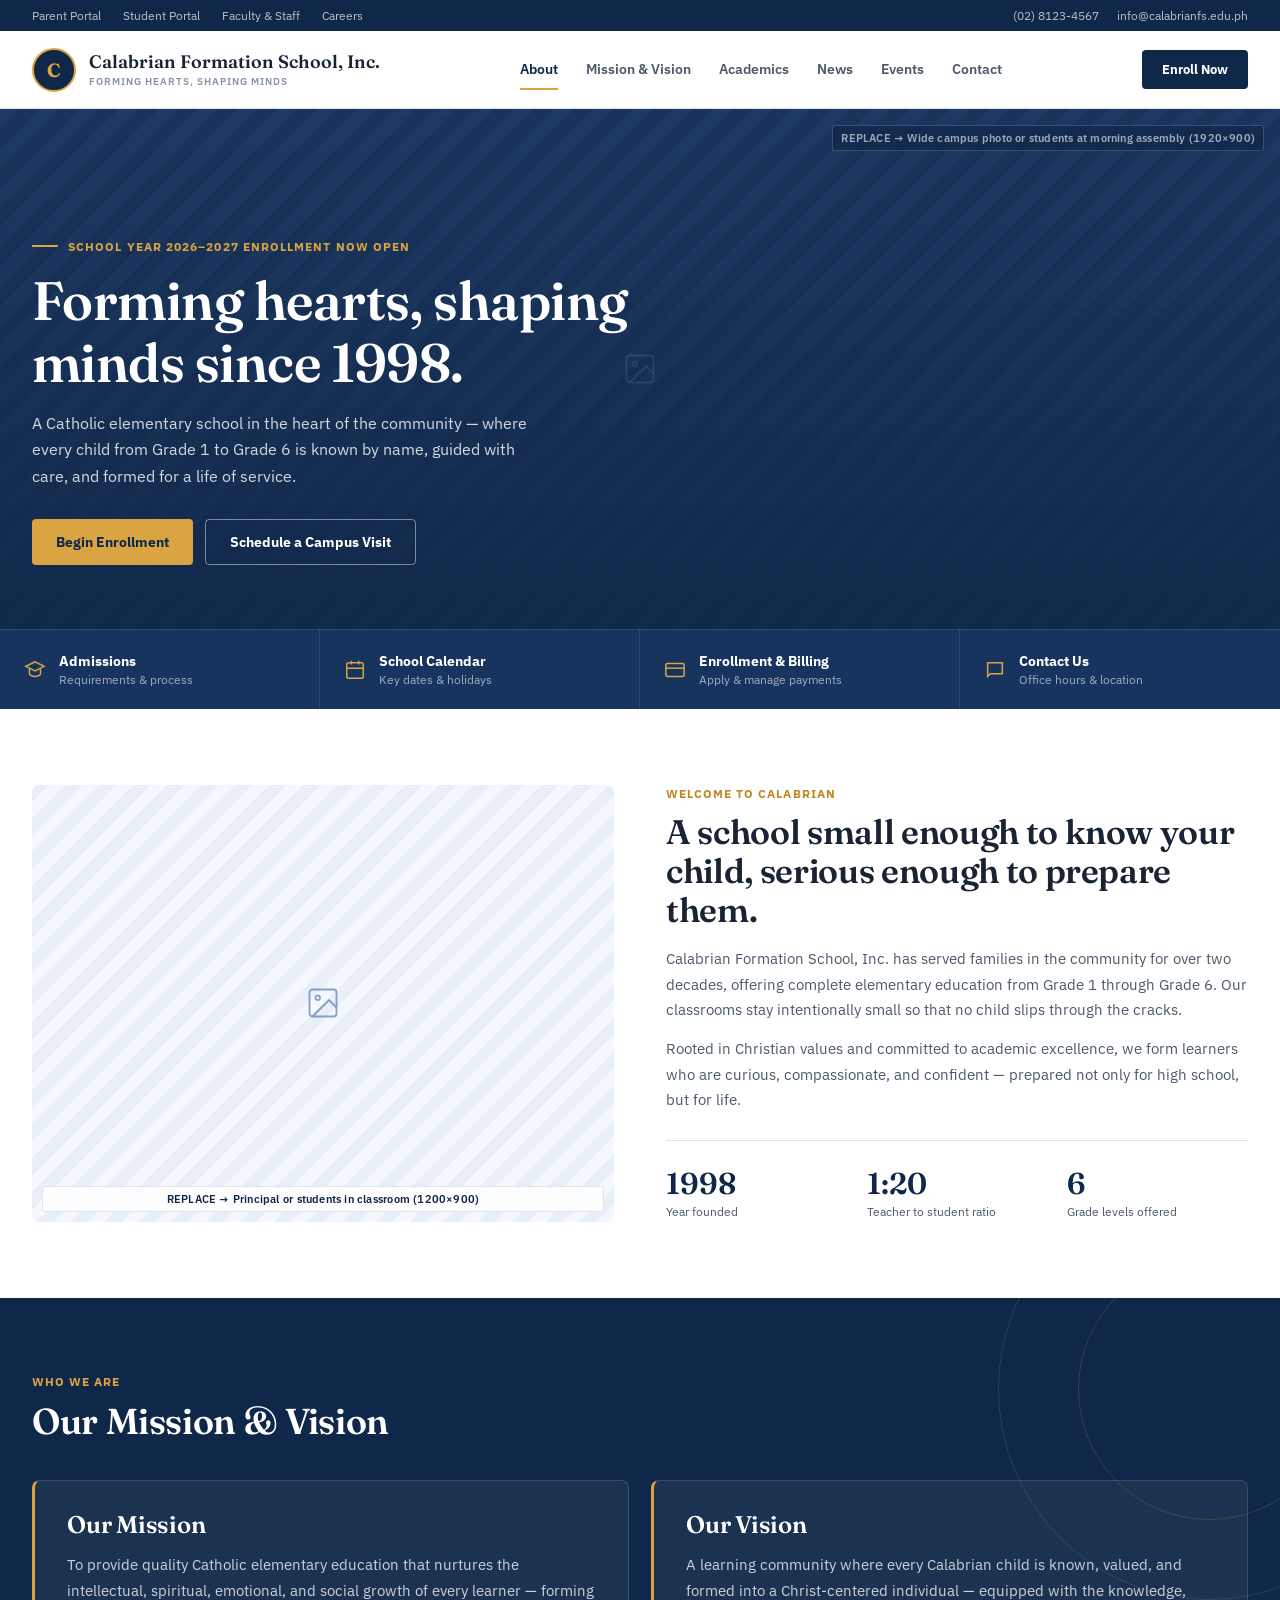
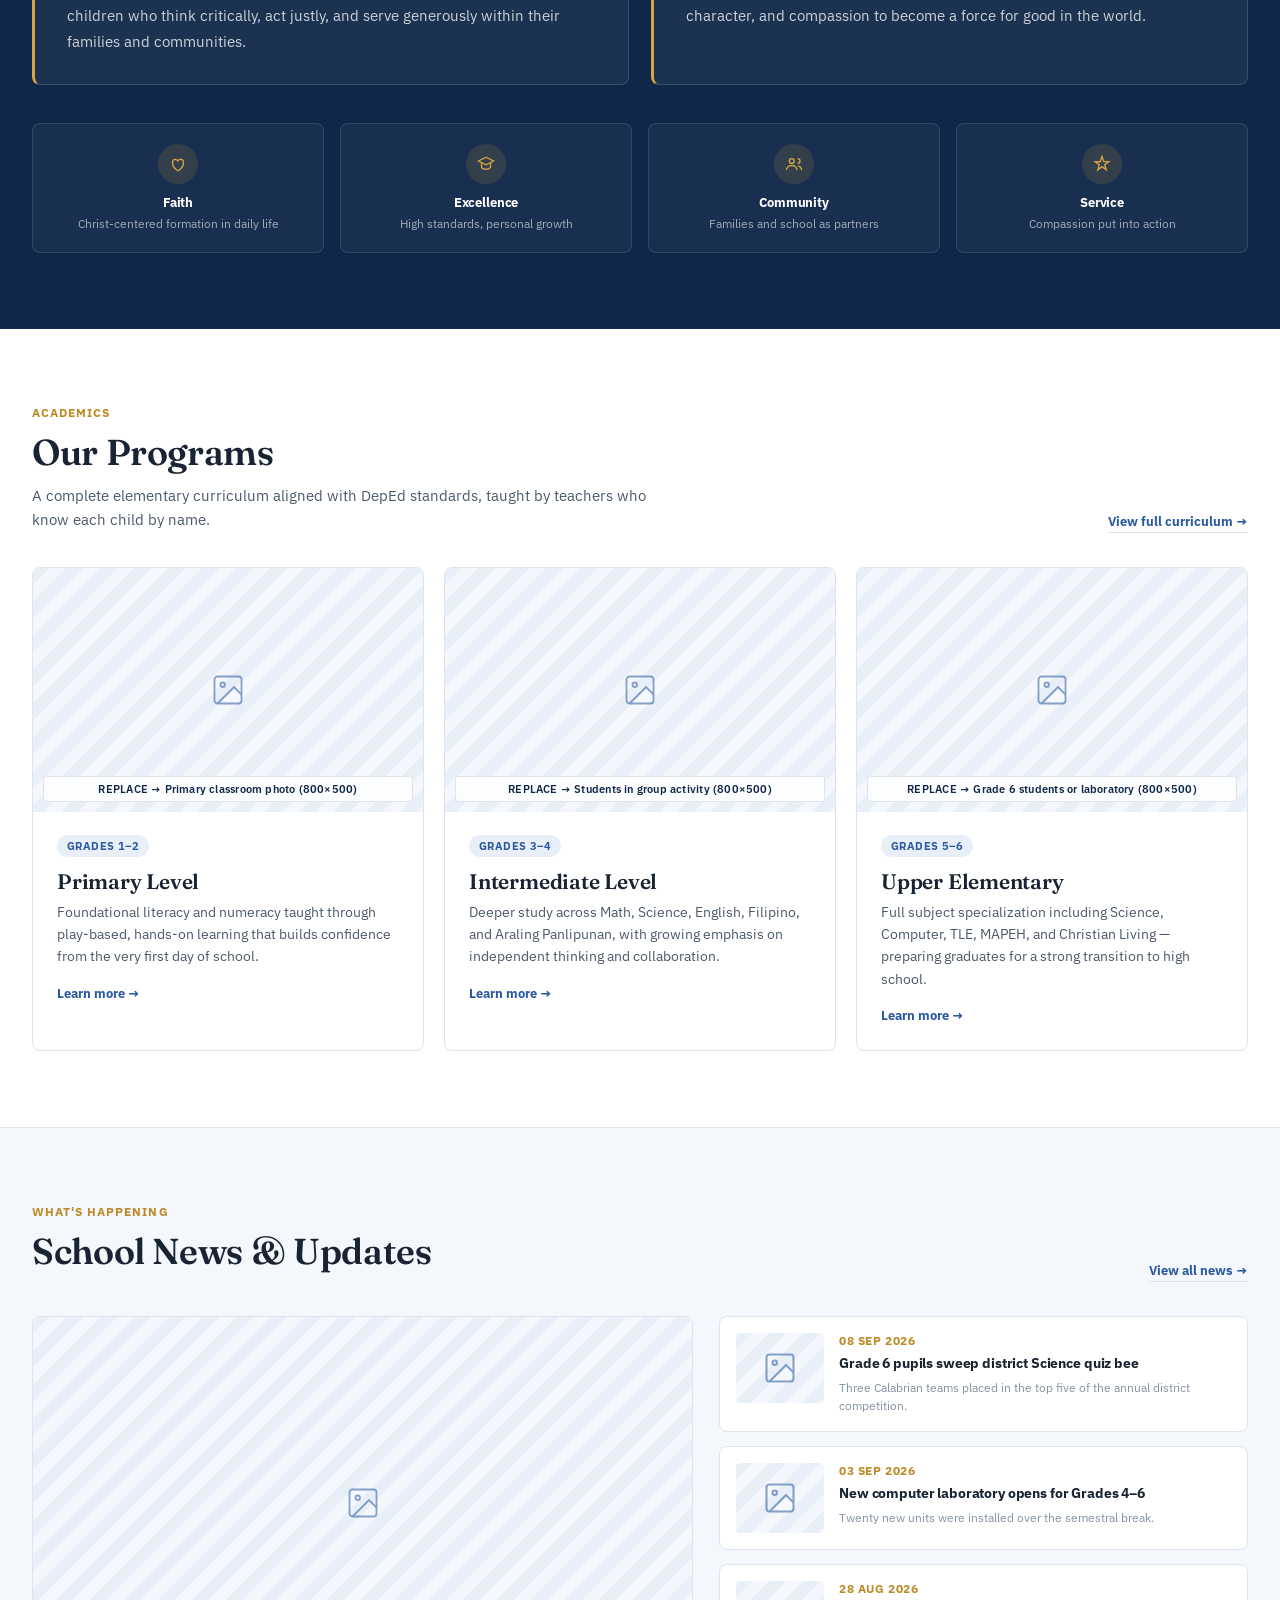
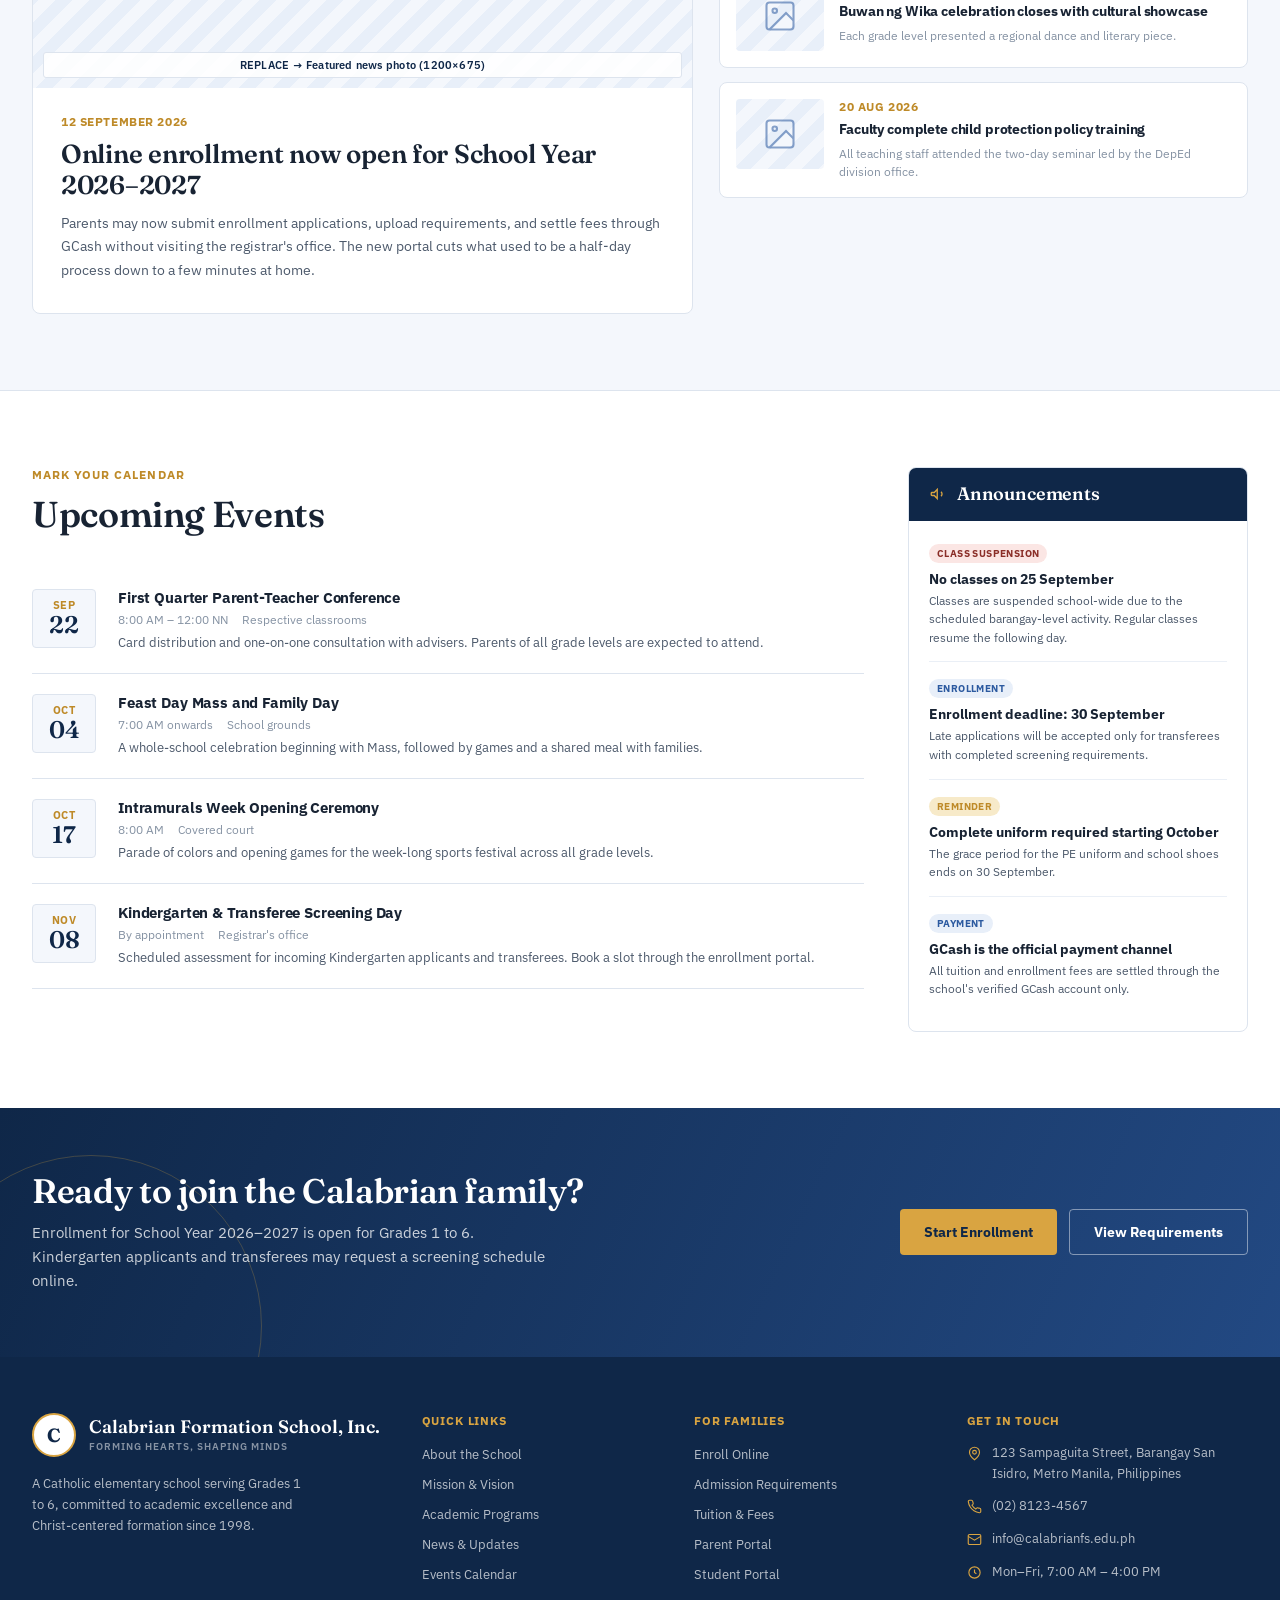
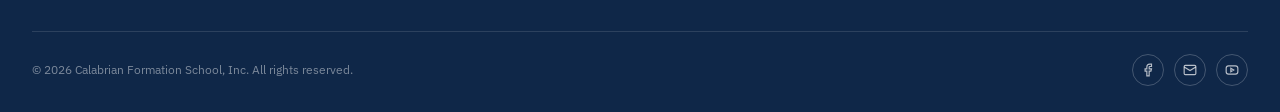
<file: Backend_Prototype/cfs-sis1.2/index.html>
<!DOCTYPE html>
<html lang="en">
<head>
<meta charset="UTF-8" />
<meta name="viewport" content="width=device-width, initial-scale=1.0" />
<title>Calabrian Formation School, Inc. — Family Portal</title>
<link rel="preconnect" href="https://fonts.googleapis.com">
<link rel="preconnect" href="https://fonts.gstatic.com" crossorigin>
<link href="https://fonts.googleapis.com/css2?family=Fraunces:opsz,wght@9..144,400;9..144,500;9..144,600;9..144,700&family=IBM+Plex+Sans:wght@400;500;600;700&display=swap" rel="stylesheet">
<link rel="stylesheet" href="styles.css">
</head>
<body>

<div data-view="site" class="active">
<!-- ============ UTILITY BAR ============ -->
<div class="utility-bar">
  <div class="utility-links">
    <a href="#" onclick="goPortal(); return false;">Parent Portal</a>
    <a href="#" onclick="goPortal(); return false;">Student Portal</a>
    <a href="#" onclick="showView('staffLogin'); return false;">Faculty &amp; Staff</a>
    <a href="#">Careers</a>
  </div>
  <div class="utility-contact">
    <span>(02) 8123-4567</span>
    <span>info@calabrianfs.edu.ph</span>
  </div>
</div>

<!-- ============ HEADER ============ -->
<header class="site-header">
  <a href="#" class="crest-mark" onclick="showView('site'); return false;">
    <div class="crest">C</div>
    <div class="school-title">Calabrian Formation School, Inc.
      <small>FORMING HEARTS, SHAPING MINDS</small>
    </div>
  </a>
  <nav class="main-nav">
    <a href="#about" class="active">About</a>
    <a href="#mission">Mission &amp; Vision</a>
    <a href="#programs">Academics</a>
    <a href="#news">News</a>
    <a href="#events">Events</a>
    <a href="#contact">Contact</a>
  </nav>
  <div style="display:flex; align-items:center; gap:12px;">
    <button class="header-cta" onclick="goPortal()">Enroll Now</button>
    <button class="nav-toggle" aria-label="Open menu">
      <svg width="22" height="22" viewBox="0 0 24 24" fill="none" stroke="currentColor" stroke-width="2"><path d="M4 7h16M4 12h16M4 17h16"/></svg>
    </button>
  </div>
</header>

<!-- ============ HERO ============ -->
<section class="hero">
  <div class="ph" data-label="REPLACE → Wide campus photo or students at morning assembly (1920×900)">
    <svg viewBox="0 0 24 24" fill="none" stroke="currentColor" stroke-width="1.2"><rect x="3" y="3" width="18" height="18" rx="2"/><circle cx="8.5" cy="8.5" r="1.5"/><path d="M21 15l-5-5L5 21"/></svg>
  </div>
  <div class="hero-overlay"></div>
  <div class="hero-inner">
    <div class="hero-eyebrow">SCHOOL YEAR 2026&ndash;2027 ENROLLMENT NOW OPEN</div>
    <h1>Forming hearts, shaping minds since 1998.</h1>
    <p>A Catholic elementary school in the heart of the community — where every child from Grade 1 to Grade 6 is known by name, guided with care, and formed for a life of service.</p>
    <div class="hero-links">
      <button class="btn-gold" onclick="goPortal()">Begin Enrollment</button>
      <button class="btn-ghost-light">Schedule a Campus Visit</button>
    </div>
  </div>
</section>

<!-- ============ QUICK STRIP ============ -->
<div class="quick-strip">
  <a class="quick-item" href="#" onclick="goPortal(); return false;">
    <svg width="22" height="22" viewBox="0 0 24 24" fill="none" stroke="currentColor" stroke-width="1.6"><path d="M12 3L2 8l10 5 10-5-10-5z"/><path d="M6 10.5V16c0 1.5 3 3 6 3s6-1.5 6-3v-5.5"/></svg>
    <div><div class="qt">Admissions</div><div class="qs">Requirements &amp; process</div></div>
  </a>
  <a class="quick-item" href="#events">
    <svg width="22" height="22" viewBox="0 0 24 24" fill="none" stroke="currentColor" stroke-width="1.6"><rect x="3" y="4" width="18" height="17" rx="2"/><path d="M8 2v4M16 2v4M3 10h18"/></svg>
    <div><div class="qt">School Calendar</div><div class="qs">Key dates &amp; holidays</div></div>
  </a>
  <a class="quick-item" href="#" onclick="goPortal(); return false;">
    <svg width="22" height="22" viewBox="0 0 24 24" fill="none" stroke="currentColor" stroke-width="1.6"><rect x="2" y="5" width="20" height="14" rx="2"/><path d="M2 10h20"/></svg>
    <div><div class="qt">Enrollment &amp; Billing</div><div class="qs">Apply &amp; manage payments</div></div>
  </a>
  <a class="quick-item" href="#contact">
    <svg width="22" height="22" viewBox="0 0 24 24" fill="none" stroke="currentColor" stroke-width="1.6"><path d="M4 4h16v12H7l-3 3V4z"/></svg>
    <div><div class="qt">Contact Us</div><div class="qs">Office hours &amp; location</div></div>
  </a>
</div>

<!-- ============ WELCOME / ABOUT ============ -->
<section class="section" id="about">
  <div class="split">
    <div class="ph" data-label="REPLACE → Principal or students in classroom (1200×900)">
      <svg viewBox="0 0 24 24" fill="none" stroke="currentColor" stroke-width="1.2"><rect x="3" y="3" width="18" height="18" rx="2"/><circle cx="8.5" cy="8.5" r="1.5"/><path d="M21 15l-5-5L5 21"/></svg>
    </div>
    <div>
      <div class="eyebrow">WELCOME TO CALABRIAN</div>
      <h2>A school small enough to know your child, serious enough to prepare them.</h2>
      <p>Calabrian Formation School, Inc. has served families in the community for over two decades, offering complete elementary education from Grade 1 through Grade 6. Our classrooms stay intentionally small so that no child slips through the cracks.</p>
      <p>Rooted in Christian values and committed to academic excellence, we form learners who are curious, compassionate, and confident — prepared not only for high school, but for life.</p>
      <div class="stat-inline">
        <div>
          <div class="n">1998</div>
          <div class="l">Year founded</div>
        </div>
        <div>
          <div class="n">1:20</div>
          <div class="l">Teacher to student ratio</div>
        </div>
        <div>
          <div class="n">6</div>
          <div class="l">Grade levels offered</div>
        </div>
      </div>
    </div>
  </div>
</section>

<!-- ============ MISSION / VISION ============ -->
<section class="mv-band" id="mission">
  <div class="mv-inner">
    <div class="eyebrow">WHO WE ARE</div>
    <h2>Our Mission &amp; Vision</h2>

    <div class="mv-grid">
      <div class="mv-card">
        <h3>Our Mission</h3>
        <p>To provide quality Catholic elementary education that nurtures the intellectual, spiritual, emotional, and social growth of every learner — forming children who think critically, act justly, and serve generously within their families and communities.</p>
      </div>
      <div class="mv-card">
        <h3>Our Vision</h3>
        <p>A learning community where every Calabrian child is known, valued, and formed into a Christ-centered individual — equipped with the knowledge, character, and compassion to become a force for good in the world.</p>
      </div>
    </div>

    <div class="mv-values">
      <div class="value-chip">
        <div class="vi">
          <svg width="18" height="18" viewBox="0 0 24 24" fill="none" stroke="currentColor" stroke-width="1.8"><path d="M12 21s-7-4.4-7-9.5A3.5 3.5 0 0 1 12 8a3.5 3.5 0 0 1 7 3.5C19 16.6 12 21 12 21z"/></svg>
        </div>
        <h4>Faith</h4>
        <p>Christ-centered formation in daily life</p>
      </div>
      <div class="value-chip">
        <div class="vi">
          <svg width="18" height="18" viewBox="0 0 24 24" fill="none" stroke="currentColor" stroke-width="1.8"><path d="M12 3L2 8l10 5 10-5-10-5z"/><path d="M6 10.5V16c0 1.5 3 3 6 3s6-1.5 6-3v-5.5"/></svg>
        </div>
        <h4>Excellence</h4>
        <p>High standards, personal growth</p>
      </div>
      <div class="value-chip">
        <div class="vi">
          <svg width="18" height="18" viewBox="0 0 24 24" fill="none" stroke="currentColor" stroke-width="1.8"><circle cx="9" cy="8" r="3.2"/><path d="M2 20c0-3.5 3.1-6 7-6s7 2.5 7 6"/><path d="M17 11a3 3 0 1 0 0-6"/><path d="M22 20c0-2.6-1.8-4.7-4.5-5.4"/></svg>
        </div>
        <h4>Community</h4>
        <p>Families and school as partners</p>
      </div>
      <div class="value-chip">
        <div class="vi">
          <svg width="18" height="18" viewBox="0 0 24 24" fill="none" stroke="currentColor" stroke-width="1.8"><path d="M12 2l2.4 6.9H21l-5.4 4 2 6.9-5.6-4.2L6.4 20l2-7-5.4-4h6.6L12 2z"/></svg>
        </div>
        <h4>Service</h4>
        <p>Compassion put into action</p>
      </div>
    </div>
  </div>
</section>

<!-- ============ PROGRAMS ============ -->
<section class="section" id="programs">
  <div class="section-head head-row">
    <div>
      <div class="eyebrow">ACADEMICS</div>
      <h2>Our Programs</h2>
      <p>A complete elementary curriculum aligned with DepEd standards, taught by teachers who know each child by name.</p>
    </div>
    <a class="see-all" href="#">View full curriculum →</a>
  </div>

  <div class="program-grid">
    <div class="program-card">
      <div class="ph" data-label="REPLACE → Primary classroom photo (800×500)">
        <svg viewBox="0 0 24 24" fill="none" stroke="currentColor" stroke-width="1.2"><rect x="3" y="3" width="18" height="18" rx="2"/><circle cx="8.5" cy="8.5" r="1.5"/><path d="M21 15l-5-5L5 21"/></svg>
      </div>
      <div class="program-body">
        <span class="grade-badge">GRADES 1&ndash;2</span>
        <h3>Primary Level</h3>
        <p>Foundational literacy and numeracy taught through play-based, hands-on learning that builds confidence from the very first day of school.</p>
        <a class="program-link" href="#">Learn more →</a>
      </div>
    </div>

    <div class="program-card">
      <div class="ph" data-label="REPLACE → Students in group activity (800×500)">
        <svg viewBox="0 0 24 24" fill="none" stroke="currentColor" stroke-width="1.2"><rect x="3" y="3" width="18" height="18" rx="2"/><circle cx="8.5" cy="8.5" r="1.5"/><path d="M21 15l-5-5L5 21"/></svg>
      </div>
      <div class="program-body">
        <span class="grade-badge">GRADES 3&ndash;4</span>
        <h3>Intermediate Level</h3>
        <p>Deeper study across Math, Science, English, Filipino, and Araling Panlipunan, with growing emphasis on independent thinking and collaboration.</p>
        <a class="program-link" href="#">Learn more →</a>
      </div>
    </div>

    <div class="program-card">
      <div class="ph" data-label="REPLACE → Grade 6 students or laboratory (800×500)">
        <svg viewBox="0 0 24 24" fill="none" stroke="currentColor" stroke-width="1.2"><rect x="3" y="3" width="18" height="18" rx="2"/><circle cx="8.5" cy="8.5" r="1.5"/><path d="M21 15l-5-5L5 21"/></svg>
      </div>
      <div class="program-body">
        <span class="grade-badge">GRADES 5&ndash;6</span>
        <h3>Upper Elementary</h3>
        <p>Full subject specialization including Science, Computer, TLE, MAPEH, and Christian Living — preparing graduates for a strong transition to high school.</p>
        <a class="program-link" href="#">Learn more →</a>
      </div>
    </div>
  </div>
</section>

<!-- ============ NEWS ============ -->
<section class="news-band" id="news">
  <div class="section">
    <div class="section-head head-row">
      <div>
        <div class="eyebrow">WHAT'S HAPPENING</div>
        <h2>School News &amp; Updates</h2>
      </div>
      <a class="see-all" href="#">View all news →</a>
    </div>

    <div class="news-layout">
      <a class="news-feature" href="#">
        <div class="ph" data-label="REPLACE → Featured news photo (1200×675)">
          <svg viewBox="0 0 24 24" fill="none" stroke="currentColor" stroke-width="1.2"><rect x="3" y="3" width="18" height="18" rx="2"/><circle cx="8.5" cy="8.5" r="1.5"/><path d="M21 15l-5-5L5 21"/></svg>
        </div>
        <div class="news-feature-body">
          <div class="news-date">12 SEPTEMBER 2026</div>
          <h3>Online enrollment now open for School Year 2026&ndash;2027</h3>
          <p>Parents may now submit enrollment applications, upload requirements, and settle fees through GCash without visiting the registrar's office. The new portal cuts what used to be a half-day process down to a few minutes at home.</p>
        </div>
      </a>

      <div class="news-side">
        <a class="news-item" href="#">
          <div class="ph"><svg viewBox="0 0 24 24" fill="none" stroke="currentColor" stroke-width="1.4"><rect x="3" y="3" width="18" height="18" rx="2"/><circle cx="8.5" cy="8.5" r="1.5"/><path d="M21 15l-5-5L5 21"/></svg></div>
          <div>
            <div class="news-date">08 SEP 2026</div>
            <h4>Grade 6 pupils sweep district Science quiz bee</h4>
            <p>Three Calabrian teams placed in the top five of the annual district competition.</p>
          </div>
        </a>
        <a class="news-item" href="#">
          <div class="ph"><svg viewBox="0 0 24 24" fill="none" stroke="currentColor" stroke-width="1.4"><rect x="3" y="3" width="18" height="18" rx="2"/><circle cx="8.5" cy="8.5" r="1.5"/><path d="M21 15l-5-5L5 21"/></svg></div>
          <div>
            <div class="news-date">03 SEP 2026</div>
            <h4>New computer laboratory opens for Grades 4&ndash;6</h4>
            <p>Twenty new units were installed over the semestral break.</p>
          </div>
        </a>
        <a class="news-item" href="#">
          <div class="ph"><svg viewBox="0 0 24 24" fill="none" stroke="currentColor" stroke-width="1.4"><rect x="3" y="3" width="18" height="18" rx="2"/><circle cx="8.5" cy="8.5" r="1.5"/><path d="M21 15l-5-5L5 21"/></svg></div>
          <div>
            <div class="news-date">28 AUG 2026</div>
            <h4>Buwan ng Wika celebration closes with cultural showcase</h4>
            <p>Each grade level presented a regional dance and literary piece.</p>
          </div>
        </a>
        <a class="news-item" href="#">
          <div class="ph"><svg viewBox="0 0 24 24" fill="none" stroke="currentColor" stroke-width="1.4"><rect x="3" y="3" width="18" height="18" rx="2"/><circle cx="8.5" cy="8.5" r="1.5"/><path d="M21 15l-5-5L5 21"/></svg></div>
          <div>
            <div class="news-date">20 AUG 2026</div>
            <h4>Faculty complete child protection policy training</h4>
            <p>All teaching staff attended the two-day seminar led by the DepEd division office.</p>
          </div>
        </a>
      </div>
    </div>
  </div>
</section>

<!-- ============ EVENTS + ANNOUNCEMENTS ============ -->
<section class="section" id="events">
  <div class="events-layout">
    <div>
      <div class="section-head">
        <div class="eyebrow">MARK YOUR CALENDAR</div>
        <h2>Upcoming Events</h2>
      </div>

      <div class="event-row">
        <div class="event-date"><div class="m">SEP</div><div class="d">22</div></div>
        <div class="event-body">
          <h4>First Quarter Parent-Teacher Conference</h4>
          <div class="event-meta"><span>8:00 AM &ndash; 12:00 NN</span><span>Respective classrooms</span></div>
          <p>Card distribution and one-on-one consultation with advisers. Parents of all grade levels are expected to attend.</p>
        </div>
      </div>

      <div class="event-row">
        <div class="event-date"><div class="m">OCT</div><div class="d">04</div></div>
        <div class="event-body">
          <h4>Feast Day Mass and Family Day</h4>
          <div class="event-meta"><span>7:00 AM onwards</span><span>School grounds</span></div>
          <p>A whole-school celebration beginning with Mass, followed by games and a shared meal with families.</p>
        </div>
      </div>

      <div class="event-row">
        <div class="event-date"><div class="m">OCT</div><div class="d">17</div></div>
        <div class="event-body">
          <h4>Intramurals Week Opening Ceremony</h4>
          <div class="event-meta"><span>8:00 AM</span><span>Covered court</span></div>
          <p>Parade of colors and opening games for the week-long sports festival across all grade levels.</p>
        </div>
      </div>

      <div class="event-row">
        <div class="event-date"><div class="m">NOV</div><div class="d">08</div></div>
        <div class="event-body">
          <h4>Kindergarten &amp; Transferee Screening Day</h4>
          <div class="event-meta"><span>By appointment</span><span>Registrar's office</span></div>
          <p>Scheduled assessment for incoming Kindergarten applicants and transferees. Book a slot through the enrollment portal.</p>
        </div>
      </div>
    </div>

    <aside class="announce-box">
      <div class="announce-head">
        <svg width="18" height="18" viewBox="0 0 24 24" fill="none" stroke="currentColor" stroke-width="1.8"><path d="M3 11v2a1 1 0 0 0 1 1h3l4 4V6L7 10H4a1 1 0 0 0-1 1z"/><path d="M16 9a4 4 0 0 1 0 6"/></svg>
        <h3>Announcements</h3>
      </div>
      <div class="announce-list">
        <div class="announce-item">
          <span class="tag urgent">CLASS SUSPENSION</span>
          <h5>No classes on 25 September</h5>
          <p>Classes are suspended school-wide due to the scheduled barangay-level activity. Regular classes resume the following day.</p>
        </div>
        <div class="announce-item">
          <span class="tag info">ENROLLMENT</span>
          <h5>Enrollment deadline: 30 September</h5>
          <p>Late applications will be accepted only for transferees with completed screening requirements.</p>
        </div>
        <div class="announce-item">
          <span class="tag event">REMINDER</span>
          <h5>Complete uniform required starting October</h5>
          <p>The grace period for the PE uniform and school shoes ends on 30 September.</p>
        </div>
        <div class="announce-item">
          <span class="tag info">PAYMENT</span>
          <h5>GCash is the official payment channel</h5>
          <p>All tuition and enrollment fees are settled through the school's verified GCash account only.</p>
        </div>
      </div>
    </aside>
  </div>
</section>

<!-- ============ ADMISSIONS CTA ============ -->
<section class="cta-band">
  <div class="cta-inner">
    <div>
      <h2>Ready to join the Calabrian family?</h2>
      <p>Enrollment for School Year 2026&ndash;2027 is open for Grades 1 to 6. Kindergarten applicants and transferees may request a screening schedule online.</p>
    </div>
    <div style="display:flex; gap:12px; flex-wrap:wrap;">
      <button class="btn-gold" onclick="goPortal()">Start Enrollment</button>
      <button class="btn-ghost-light">View Requirements</button>
    </div>
  </div>
</section>

<!-- ============ FOOTER ============ -->
<footer class="site-footer" id="contact">
  <div class="footer-grid">
    <div class="footer-brand">
      <div class="crest-mark">
        <div class="crest">C</div>
        <div class="school-title">Calabrian Formation School, Inc.
          <small>FORMING HEARTS, SHAPING MINDS</small>
        </div>
      </div>
      <p>A Catholic elementary school serving Grades 1 to 6, committed to academic excellence and Christ-centered formation since 1998.</p>
    </div>

    <div>
      <h5>QUICK LINKS</h5>
      <ul>
        <li><a href="#about">About the School</a></li>
        <li><a href="#mission">Mission &amp; Vision</a></li>
        <li><a href="#programs">Academic Programs</a></li>
        <li><a href="#news">News &amp; Updates</a></li>
        <li><a href="#events">Events Calendar</a></li>
      </ul>
    </div>

    <div>
      <h5>FOR FAMILIES</h5>
      <ul>
        <li><a href="#" onclick="goPortal(); return false;">Enroll Online</a></li>
        <li><a href="#">Admission Requirements</a></li>
        <li><a href="#">Tuition &amp; Fees</a></li>
        <li><a href="#" onclick="goPortal(); return false;">Parent Portal</a></li>
        <li><a href="#" onclick="goPortal(); return false;">Student Portal</a></li>
      </ul>
    </div>

    <div>
      <h5>GET IN TOUCH</h5>
      <div class="contact-line">
        <svg width="15" height="15" viewBox="0 0 24 24" fill="none" stroke="currentColor" stroke-width="1.8"><path d="M20 10c0 6-8 12-8 12s-8-6-8-12a8 8 0 0 1 16 0z"/><circle cx="12" cy="10" r="3"/></svg>
        <span>123 Sampaguita Street, Barangay San Isidro, Metro Manila, Philippines</span>
      </div>
      <div class="contact-line">
        <svg width="15" height="15" viewBox="0 0 24 24" fill="none" stroke="currentColor" stroke-width="1.8"><path d="M22 16.9v3a2 2 0 0 1-2.2 2 19.8 19.8 0 0 1-8.6-3.1 19.5 19.5 0 0 1-6-6A19.8 19.8 0 0 1 2.1 4.2 2 2 0 0 1 4.1 2h3a2 2 0 0 1 2 1.7c.1 1 .4 1.9.7 2.8a2 2 0 0 1-.4 2.1L8.1 9.9a16 16 0 0 0 6 6l1.3-1.3a2 2 0 0 1 2.1-.4c.9.3 1.8.6 2.8.7a2 2 0 0 1 1.7 2z"/></svg>
        <span>(02) 8123-4567</span>
      </div>
      <div class="contact-line">
        <svg width="15" height="15" viewBox="0 0 24 24" fill="none" stroke="currentColor" stroke-width="1.8"><rect x="2" y="4" width="20" height="16" rx="2"/><path d="M2 7l10 6 10-6"/></svg>
        <span>info@calabrianfs.edu.ph</span>
      </div>
      <div class="contact-line">
        <svg width="15" height="15" viewBox="0 0 24 24" fill="none" stroke="currentColor" stroke-width="1.8"><circle cx="12" cy="12" r="9"/><path d="M12 7v5l3 2"/></svg>
        <span>Mon&ndash;Fri, 7:00 AM &ndash; 4:00 PM</span>
      </div>
    </div>
  </div>

  <div class="footer-bottom">
    <span>© 2026 Calabrian Formation School, Inc. All rights reserved.</span>
    <div class="social-row">
      <a href="#" aria-label="Facebook">
        <svg width="14" height="14" viewBox="0 0 24 24" fill="none" stroke="currentColor" stroke-width="2"><path d="M18 2h-3a5 5 0 0 0-5 5v3H7v4h3v8h4v-8h3l1-4h-4V7a1 1 0 0 1 1-1h3z"/></svg>
      </a>
      <a href="#" aria-label="Email">
        <svg width="14" height="14" viewBox="0 0 24 24" fill="none" stroke="currentColor" stroke-width="2"><rect x="2" y="4" width="20" height="16" rx="2"/><path d="M2 7l10 6 10-6"/></svg>
      </a>
      <a href="#" aria-label="YouTube">
        <svg width="14" height="14" viewBox="0 0 24 24" fill="none" stroke="currentColor" stroke-width="2"><rect x="2" y="5" width="20" height="14" rx="4"/><path d="M10 9l5 3-5 3V9z"/></svg>
      </a>
    </div>
  </div>
</footer>
</div>

<div data-view="auth">
  <div class="eh-hero" style="min-height:100vh; display:flex; align-items:center; justify-content:center; padding:40px 24px;">
    <div style="max-width:920px; width:100%; display:grid; grid-template-columns:1fr 1fr; background:rgba(255,255,255,0.04); border:1px solid rgba(255,255,255,0.14); border-radius:12px; overflow:hidden;">
      <div style="padding:48px 40px; display:flex; flex-direction:column; justify-content:center;">
        <div class="portal-crest-mark" onclick="showView('site')" style="cursor:pointer; margin-bottom:28px;">
          <div class="portal-crest">C</div>
          <div class="school-name" style="color:#fff;">Calabrian Formation School, Inc.<small style="color:rgba(255,255,255,0.6);">FAMILY PORTAL</small></div>
        </div>
        <h1 style="color:#fff; font-size:28px; margin-bottom:14px; line-height:1.2;">One account for enrollment and billing.</h1>
        <p style="color:rgba(255,255,255,0.75); font-size:14px; line-height:1.7; margin:0;">Create a family account to apply for enrollment, track your application status, and settle fees through GCash — all from one place.</p>
      </div>
      <div style="background:var(--white); padding:44px 40px;">
        <div style="display:flex; gap:4px; margin-bottom:26px; border-bottom:1px solid var(--line);">
          <button id="auth-tab-create" class="auth-tab active" onclick="selectAuthTab('create')">Create Account</button>
          <button id="auth-tab-signin" class="auth-tab" onclick="selectAuthTab('signin')">Sign In</button>
        </div>

        <div class="form-error" id="auth-error"></div>

        <div id="auth-panel-create">
          <div class="field"><label>Full name</label><input type="text" id="reg-name" placeholder="Elena Dela Cruz" autocomplete="name"></div>
          <div class="field"><label>Email address</label><input type="email" id="reg-email" placeholder="elena.delacruz@email.com" autocomplete="email"></div>
          <div class="field"><label>Mobile number</label><input type="tel" id="reg-mobile" placeholder="0917 111 2233" autocomplete="tel"></div>
          <div class="field"><label>Password</label><input type="password" id="reg-password" placeholder="At least 8 characters" autocomplete="new-password"></div>
          <button class="btn-primary" id="reg-btn" style="width:100%;" onclick="doRegister()">Create Account &amp; Continue</button>
        </div>

        <div id="auth-panel-signin" style="display:none;">
          <div class="field"><label>Email address</label><input type="email" id="login-email" placeholder="elena.delacruz@email.com" autocomplete="email"></div>
          <div class="field"><label>Password</label><input type="password" id="login-password" placeholder="Your password" autocomplete="current-password"></div>
          <button class="btn-primary" id="login-btn" style="width:100%;" onclick="doLogin()">Sign In</button>
        </div>

        <button class="btn-ghost" style="width:100%; margin-top:14px; color:var(--ink-600);" onclick="showView('site')">← Back to website</button>
      </div>
    </div>
  </div>
</div>


<div data-view="portal">
  <header class="portal-header">
    <div class="portal-crest-mark" onclick="showView('site')" style="cursor:pointer;">
      <div class="portal-crest">C</div>
      <div class="school-name">Calabrian Formation School, Inc.<small>FAMILY PORTAL</small></div>
    </div>
    <div class="header-links">
      <a href="#" id="tab-enrollment" class="portal-tab-link active" onclick="selectPortalTab('enrollment'); return false;">Enrollment Status</a>
      <a href="#" id="tab-billing" class="portal-tab-link" onclick="selectPortalTab('billing'); return false;">Billing &amp; Payments</a>
      <button class="staff-link" onclick="doLogout()">Sign out</button>
    </div>
  </header>

  <div class="landing-body">
    <div id="portal-panel-enrollment">
      <div style="margin-bottom:26px;">
        <h1 style="font-size:26px;" id="portal-welcome">Welcome back.</h1>
        <p style="color:var(--ink-600); font-size:13.5px; margin-top:4px;">Here's what's happening with your family's enrollment at Calabrian.</p>
      </div>

      <div class="app-switch" id="app-switch" style="display:none;">
        <label for="app-select">Showing application for</label>
        <select id="app-select" onchange="selectApplication(this.value)"></select>
      </div>

      <div class="balance-hero" style="margin-bottom:24px;">
        <div class="balance-top">
          <div>
            <div class="balance-label">APPLICATION STATUS</div>
            <div class="balance-amount" style="font-size:28px;" id="app-student">—</div>
            <div class="balance-sub" id="app-meta">Loading…</div>
          </div>
          <div class="balance-next">
            <div class="l">STATUS</div>
            <div class="n" style="font-size:20px;" id="app-status">—</div>
            <div class="d" id="app-status-note"></div>
          </div>
        </div>
      </div>

      <div class="section-block" style="margin-bottom:26px; display:none;" id="req-block">
        <div class="section-block-head">
          <div>
            <h3>Submitted Requirements</h3>
            <p id="req-sub">Documents are checked by the registrar's office</p>
          </div>
        </div>
        <div style="padding:8px 20px 20px;" id="req-list"></div>
      </div>

      <p class="type-select-label">Enrolling another child at Calabrian?</p>

      <div class="screening-flag">
        <div class="flag-icon">!</div>
        <div>
          <h4>Kindergarten applicants and transferees need screening first</h4>
          <p>These two groups can't enroll directly online. Instead, fill out a short screening request, and the school will contact you to schedule an assessment before enrollment and payment proceed.</p>
        </div>
      </div>

      <div id="type-select-anchor">
        <div class="type-grid">
          <button class="type-card" onclick="startEnrollment('new')">
            <span class="type-tag-pill open">Opens enrollment</span>
            <h4 style="margin-top:10px;">New Student — Grade 1</h4>
            <p>First-time entrant to Calabrian, coming from a Kindergarten graduate of another school.</p>
          </button>
          <button class="type-card" onclick="startEnrollment('continuing')">
            <span class="type-tag-pill open">Opens enrollment</span>
            <h4 style="margin-top:10px;">Continuing Student — Gr. 2&ndash;6</h4>
            <p>Currently enrolled at Calabrian and moving up to the next grade level.</p>
          </button>
          <button class="type-card" onclick="startScreening('kinder')">
            <span class="type-tag-pill screen">Requires screening</span>
            <h4 style="margin-top:10px;">Kindergarten Applicant</h4>
            <p>Not yet offered for direct online enrollment. Request a screening schedule instead.</p>
          </button>
          <button class="type-card" onclick="startScreening('transferee')">
            <span class="type-tag-pill screen">Requires screening</span>
            <h4 style="margin-top:10px;">Transferee — Any Grade</h4>
            <p>Currently enrolled at another school. An assessment is required before enrollment.</p>
          </button>
        </div>
      </div>
    </div>

    <div id="portal-panel-billing" style="display:none;">
    <div class="content">
      <div class="content-head">
        <h1>Account Summary</h1>
        <p id="bill-sub">—</p>
      </div>

      <div class="balance-hero">
        <div class="balance-top">
          <div>
            <div class="balance-label">OUTSTANDING BALANCE</div>
            <div class="balance-amount" id="bill-outstanding">₱0.00</div>
            <div class="balance-sub" id="bill-of">—</div>
          </div>
          <div class="balance-next">
            <div class="l">NEXT PAYMENT DUE</div>
            <div class="n" id="bill-next-amt">—</div>
            <div class="d" id="bill-next-desc"></div>
          </div>
        </div>
        <div class="progress-row">
          <div class="progress-labels"><span id="bill-paid-label">₱0 paid</span><span id="bill-pct">0% complete</span></div>
          <div class="progress-track"><div class="progress-fill" id="bill-fill" style="width:0%;"></div></div>
        </div>
        <button class="balance-pay-btn" id="bill-pay-btn" onclick="payNext()" style="display:none;">Pay via GCash</button>
      </div>

      <div class="stat-row">
        <div class="stat">
          <div class="n" id="stat-total">₱0</div>
          <div class="l" id="stat-total-l">Total assessment</div>
        </div>
        <div class="stat gold">
          <div class="n" id="stat-out">₱0</div>
          <div class="l">Outstanding balance</div>
        </div>
        <div class="stat blue">
          <div class="n" id="stat-paid">₱0</div>
          <div class="l">Total paid to date</div>
        </div>
      </div>

      <div class="section-block">
        <div class="section-block-head">
          <div>
            <h3>Fee Breakdown</h3>
            <p>Itemized assessment for the school year</p>
          </div>
        </div>
        <table class="fee-table">
          <thead>
            <tr><th>Item</th><th>Amount</th><th>Due date</th><th>Status</th><th></th></tr>
          </thead>
          <tbody id="fee-rows"><tr><td colspan="5">No fees yet — submit an enrollment application first.</td></tr></tbody>
        </table>
      </div>

      <div class="section-block">
        <div class="section-block-head">
          <div>
            <h3>Payment History</h3>
            <p>GCash payments and their verification status</p>
          </div>
        </div>
        <table class="history-table">
          <thead>
            <tr><th>Date</th><th>Description</th><th>GCash reference</th><th>Amount</th><th>Status</th></tr>
          </thead>
          <tbody id="history-rows"><tr><td colspan="5">No payments yet.</td></tr></tbody>
        </table>
      </div>
    </div>
    </div>
  </div>
</div>


<div data-view="wizard">
  <header class="portal-header">
    <div class="portal-crest-mark" onclick="showView('site')" style="cursor:pointer;">
      <div class="portal-crest">C</div>
      <div class="school-name">Calabrian Formation School, Inc.<small>ENROLLMENT APPLICATION</small></div>
    </div>
    <button class="btn-ghost" style="color:rgba(255,255,255,0.75);" onclick="openPortal()">Save &amp; exit</button>
  </header>

  <div class="wizard-shell">
    <div class="step-tracker" id="step-tracker"></div>

    <div class="form-card">
      <div class="form-error" id="wiz-error"></div>

      <!-- STEP 1 -->
      <div class="wizard-step" data-step="1">
        <h2>Student information</h2>
        <p class="form-sub" id="step1-sub">Applying as: New Student, Grade 1</p>

        <div class="field" id="w-existing-wrap" style="display:none;">
          <label>Child already on your account</label>
          <select id="w-existing" onchange="pickExistingChild(this.value)"></select>
        </div>

        <div class="fieldset-label">Learner details</div>
        <div class="row-2">
          <div class="field"><label>Last name</label><input type="text" id="w-last" placeholder="Dela Cruz"></div>
          <div class="field"><label>First name</label><input type="text" id="w-first" placeholder="Miguel"></div>
        </div>
        <div class="row-3">
          <div class="field"><label>Date of birth</label><input type="date" id="w-dob"></div>
          <div class="field"><label>Sex</label>
            <select id="w-sex"><option value="male">Male</option><option value="female">Female</option></select>
          </div>
          <div class="field"><label>Grade level</label>
            <select id="grade-select"><option value="1">Grade 1</option></select>
          </div>
        </div>
        <div class="field"><label>Home address</label><input type="text" id="w-address" placeholder="123 Rizal St., Brgy. San Isidro"></div>
        <div class="field" id="lrn-field" style="display:none;">
          <label>LRN (Learner Reference Number)</label>
          <input type="text" id="w-lrn" placeholder="1234 5678 9012">
          <div class="field-hint">Only applicable for continuing or transferee students already assigned an LRN.</div>
        </div>

        <div class="wizard-actions">
          <span></span>
          <button class="btn-primary" onclick="nextStep()">Continue to guardian info</button>
        </div>
      </div>

      <!-- STEP 2 -->
      <div class="wizard-step" data-step="2" style="display:none;">
        <h2>Parent / guardian information</h2>
        <p class="form-sub">This person will be the primary contact for enrollment and billing.</p>

        <div class="fieldset-label">Primary guardian</div>
        <div class="row-2">
          <div class="field"><label>Full name</label><input type="text" id="g-name" readonly></div>
          <div class="field"><label>Relationship to student</label>
            <select id="g-rel"><option value="mother">Mother</option><option value="father">Father</option><option value="legal_guardian">Legal guardian</option></select>
          </div>
        </div>
        <div class="row-2">
          <div class="field"><label>Mobile number</label><input type="tel" id="g-mobile" placeholder="09XX XXX XXXX"></div>
          <div class="field"><label>Email address</label><input type="email" id="g-email" readonly></div>
        </div>

        <div class="fieldset-label">Emergency contact</div>
        <div class="row-2">
          <div class="field"><label>Full name</label><input type="text" id="e-name" placeholder="Roberto Dela Cruz"></div>
          <div class="field"><label>Mobile number</label><input type="tel" id="e-mobile" placeholder="09XX XXX XXXX"></div>
        </div>

        <div class="wizard-actions">
          <button class="btn-ghost" onclick="prevStep()">Back</button>
          <button class="btn-primary" onclick="nextStep()">Continue to requirements</button>
        </div>
      </div>

      <!-- STEP 3 -->
      <div class="wizard-step" data-step="3" style="display:none;">
        <h2>Requirements</h2>
        <p class="form-sub">Upload clear photos or scans. Accepted formats: JPG, PNG, PDF (max 5 MB each).</p>

        <div class="upload-row">
          <div><span class="req-name">PSA birth certificate</span><span class="req-note">Original or certified true copy</span></div>
          <button class="upload-btn" onclick="wizPickDoc(this,'psa_birth_certificate')">Upload</button>
        </div>
        <div class="upload-row">
          <div><span class="req-name">Report card / Form 138</span><span class="req-note">From previous school year</span></div>
          <button class="upload-btn" onclick="wizPickDoc(this,'report_card')">Upload</button>
        </div>
        <div class="upload-row">
          <div><span class="req-name">Good moral certificate</span><span class="req-note">From previous school, if applicable</span></div>
          <button class="upload-btn" onclick="wizPickDoc(this,'good_moral')">Upload</button>
        </div>
        <div class="upload-row">
          <div><span class="req-name">2x2 ID photo</span><span class="req-note">White background, taken within the last 6 months</span></div>
          <button class="upload-btn" onclick="wizPickDoc(this,'id_photo')">Upload</button>
        </div>

        <div class="wizard-actions">
          <button class="btn-ghost" onclick="prevStep()">Back</button>
          <button class="btn-primary" onclick="nextStep()">Continue to review</button>
        </div>
      </div>

      <!-- STEP 4 -->
      <div class="wizard-step" data-step="4" style="display:none;">
        <h2>Review your application</h2>
        <p class="form-sub">Please check everything before submitting. You can still edit any section.</p>

        <div class="review-block">
          <h5>STUDENT</h5>
          <dl class="review-grid">
            <div><dt>Name</dt><dd id="rv-name">—</dd></div>
            <div><dt>Grade level</dt><dd id="review-grade">Grade 1</dd></div>
            <div><dt>Date of birth</dt><dd id="rv-dob">—</dd></div>
            <div><dt>Address</dt><dd id="rv-address">—</dd></div>
          </dl>
          <button class="review-edit" onclick="goToStep(1)">Edit</button>
        </div>

        <div class="review-block">
          <h5>GUARDIAN</h5>
          <dl class="review-grid">
            <div><dt>Name</dt><dd id="rv-gname">—</dd></div>
            <div><dt>Mobile</dt><dd id="rv-gmobile">—</dd></div>
          </dl>
          <button class="review-edit" onclick="goToStep(2)">Edit</button>
        </div>

        <div class="review-block">
          <h5>REQUIREMENTS</h5>
          <dl class="review-grid">
            <div><dt>Files attached</dt><dd id="rv-files">—</dd></div>
          </dl>
          <button class="review-edit" onclick="goToStep(3)">Edit</button>
        </div>

        <div class="wizard-actions">
          <button class="btn-ghost" onclick="prevStep()">Back</button>
          <button class="btn-primary" id="submit-app-btn" onclick="submitApplication()">Submit application</button>
        </div>
      </div>
    </div>
  </div>
</div>

<div data-view="screening">
  <header class="portal-header">
    <div class="portal-crest-mark" onclick="showView('site')" style="cursor:pointer;">
      <div class="portal-crest">C</div>
      <div class="school-name">Calabrian Formation School, Inc.<small>SCREENING REQUEST</small></div>
    </div>
    <button class="btn-ghost" style="color:rgba(255,255,255,0.75);" onclick="openPortal()">Cancel</button>
  </header>

  <div class="wizard-shell" style="grid-template-columns:1fr; max-width:600px;">
    <div class="form-card">
      <h2 id="screen-title">Request a screening — Kindergarten</h2>
      <p class="form-sub" id="screen-sub">Kindergarten applicants are assessed before enrollment opens. Fill this out and the registrar's office will text you a schedule.</p>
      <div class="form-error" id="screen-error"></div>

      <div class="fieldset-label">Child's details</div>
      <div class="row-2">
        <div class="field"><label>Full name</label><input type="text" id="s-name" placeholder="Sofia Ramirez"></div>
        <div class="field"><label>Date of birth</label><input type="date" id="s-dob"></div>
      </div>
      <div class="field" id="screen-prev-school" style="display:none;">
        <label>Current / previous school</label><input type="text" id="s-prev" placeholder="St. Anne Learning Center">
      </div>
      <div class="field" id="screen-target-grade" style="display:none;">
        <label>Grade level applying for</label>
        <select id="s-grade"><option value="1">Grade 1</option><option value="2">Grade 2</option><option value="3">Grade 3</option><option value="4">Grade 4</option><option value="5">Grade 5</option><option value="6">Grade 6</option></select>
      </div>

      <div class="fieldset-label">Guardian contact</div>
      <div class="row-2">
        <div class="field"><label>Guardian name</label><input type="text" id="s-gname" readonly></div>
        <div class="field"><label>Mobile number</label><input type="tel" id="s-mobile" placeholder="09XX XXX XXXX"></div>
      </div>
      <div class="field"><label>Preferred schedule</label>
        <select id="s-sched"><option>Weekday morning</option><option>Weekday afternoon</option><option>Saturday</option></select>
      </div>

      <div class="wizard-actions">
        <button class="btn-ghost" onclick="openPortal()">Back</button>
        <button class="btn-primary" id="screen-btn" onclick="submitScreening()">Request screening</button>
      </div>
    </div>
  </div>
</div>

<div data-view="confirm">
  <header class="portal-header">
    <div class="portal-crest-mark" onclick="showView('site')" style="cursor:pointer;">
      <div class="portal-crest">C</div>
      <div class="school-name">Calabrian Formation School, Inc.<small>ENROLLMENT PORTAL</small></div>
    </div>
  </header>
  <div class="confirm-shell">
    <div class="stamp">
      <svg width="30" height="30" viewBox="0 0 24 24" fill="none" stroke="currentColor" stroke-width="2.5"><path d="M5 13l4 4L19 7"/></svg>
    </div>
    <h1 id="confirm-heading">Application received</h1>
    <p id="confirm-copy">Your enrollment application has been submitted. The registrar's office will verify your payment and documents within 1&ndash;2 working days.</p>
    <div class="form-error" id="confirm-warn" style="text-align:left;"></div>

    <div class="receipt-card">
      <div class="receipt-row"><span id="confirm-no-label">Application no.</span><span id="confirm-appno">—</span></div>
      <div class="receipt-row"><span>Student</span><span id="confirm-student">—</span></div>
      <div class="receipt-row"><span>Grade level</span><span id="confirm-grade">—</span></div>
      <div class="receipt-row" id="confirm-amount-row"><span>Amount paid (GCash)</span><span id="confirm-amount">—</span></div>
      <div class="receipt-row"><span>Status</span><span class="status-pill" id="confirm-status">Pending Verification</span></div>
    </div>

    <div class="confirm-actions">
      <button class="btn-outline" onclick="openPortal()">Return home</button>
      <button class="btn-gold" style="color:var(--green-900);" onclick="showView('staffLogin')">View as registrar</button>
    </div>
  </div>
</div>

<div data-view="staffLogin">
  <div class="eh-hero" style="padding:60px 24px;">
    <div class="eh-hero-inner" style="max-width:360px;">
      <div class="eh-hero-eyebrow">REGISTRAR ACCESS</div>
      <h1 style="font-size:26px;">Staff sign-in</h1>
      <div style="text-align:left; margin-top:24px;">
        <div class="form-error" id="staff-error"></div>
        <div class="field"><label style="color:rgba(255,255,255,0.7);">Staff email</label><input type="email" id="staff-email" value="registrar@calabrianfs.edu.ph"></div>
        <div class="field"><label style="color:rgba(255,255,255,0.7);">Password</label><input type="password" id="staff-password" value="registrar123"></div>
        <button class="btn-gold" id="staff-btn" style="width:100%; margin-top:6px;" onclick="doStaffLogin()">Sign in</button>
        <button class="btn-ghost" style="width:100%; color:rgba(255,255,255,0.65); margin-top:10px;" onclick="showView('site')">← Back to website</button>
      </div>
    </div>
  </div>
</div>

<div data-view="staff">
  <div class="staff-shell">
    <header class="staff-topbar">
      <h2 id="staff-title">Enrollment records — SY 2026&ndash;2027</h2>
      <div style="display:flex; align-items:center; gap:16px;">
        <span class="staff-user" id="staff-user">Registrar</span>
        <button class="staff-link" style="color:var(--ink-600); border-color:var(--line);" onclick="doLogout()">Sign out</button>
      </div>
    </header>

    <div class="staff-body">
      <div class="staff-stats">
        <div class="staff-stat">
          <div class="n" id="st-total">0</div>
          <div class="l">Total applications this year</div>
        </div>
        <div class="staff-stat gold">
          <div class="n" id="st-verify">0</div>
          <div class="l">Awaiting payment verification</div>
        </div>
        <div class="staff-stat green">
          <div class="n" id="st-approved">0</div>
          <div class="l">Approved &amp; confirmed</div>
        </div>
        <div class="staff-stat flag">
          <div class="n" id="st-screen">0</div>
          <div class="l">Flagged for screening</div>
        </div>
      </div>

      <div class="table-toolbar">
        <div class="search-box">
          <svg width="14" height="14" viewBox="0 0 24 24" fill="none" stroke="currentColor" stroke-width="2"><circle cx="11" cy="11" r="7"/><path d="M21 21l-4.3-4.3"/></svg>
          <input type="text" id="staff-search" placeholder="Search by student name or application no." oninput="renderRecords()">
        </div>
        <div class="filter-pills" id="filter-pills">
          <button class="filter-pill active" data-filter="all" onclick="setFilter('all')">All</button>
          <button class="filter-pill" data-filter="unpaid" onclick="setFilter('unpaid')">Unpaid</button>
          <button class="filter-pill" data-filter="pending" onclick="setFilter('pending')">Pending review</button>
          <button class="filter-pill" data-filter="screening" onclick="setFilter('screening')">Screening</button>
        </div>
      </div>

      <div class="form-error" id="staff-list-error"></div>

      <table class="record-table">
        <thead>
          <tr>
            <th>Student</th>
            <th>Grade</th>
            <th>Type</th>
            <th>Payment</th>
            <th>Status</th>
            <th>Submitted</th>
          </tr>
        </thead>
        <tbody id="record-rows"></tbody>
      </table>
    </div>
  </div>
</div>

<div class="drawer-overlay" id="drawer-overlay" onclick="closeDrawer(event)">
  <div class="drawer" onclick="event.stopPropagation()">
    <button class="drawer-close" onclick="closeDrawer()">✕ Close</button>
    <div id="drawer-body"></div>
  </div>
</div>

<!-- GCASH PAY MODAL -->
<div class="modal-overlay" id="pay-overlay" onclick="closePay(event)">
  <div class="pay-modal" onclick="event.stopPropagation()">
    <div class="pay-modal-head">
      <div>
        <h3>Pay via GCash</h3>
      </div>
      <button class="pay-modal-close" onclick="closePay()">✕</button>
    </div>

    <div class="gcash-panel-pay">
      <div class="qr-box-sm">
        <svg width="60" height="60" viewBox="0 0 90 90" fill="none">
          <rect width="90" height="90" rx="6" fill="#F3F2EC"/>
          <g fill="#0F2748">
            <rect x="8" y="8" width="20" height="20"/><rect x="12" y="12" width="12" height="12" fill="#F3F2EC"/><rect x="16" y="16" width="4" height="4" fill="#0F2748"/>
            <rect x="62" y="8" width="20" height="20"/><rect x="66" y="12" width="12" height="12" fill="#F3F2EC"/><rect x="70" y="16" width="4" height="4" fill="#0F2748"/>
            <rect x="8" y="62" width="20" height="20"/><rect x="12" y="66" width="12" height="12" fill="#F3F2EC"/><rect x="16" y="70" width="4" height="4" fill="#0F2748"/>
            <rect x="38" y="38" width="14" height="14"/><rect x="60" y="38" width="4" height="4"/><rect x="38" y="60" width="4" height="4"/><rect x="60" y="60" width="14" height="14"/>
          </g>
        </svg>
      </div>
      <div class="gcash-detail-pay">
        <div class="gl">SEND TO</div>
        <div class="gv">0917 234 5678</div>
        <div class="ga">Amount due: <b id="pay-amount">₱0.00</b></div>
      </div>
    </div>

    <div class="form-error" id="pay-error"></div>
    <div class="field">
      <label>Paying for</label>
      <input type="text" id="pay-desc" value="" readonly>
    </div>
    <div class="field">
      <label>GCash reference number</label>
      <input type="text" id="pay-ref" placeholder="e.g. 0123456789012">
    </div>
    <div class="upload-row">
      <span>Proof of payment (screenshot)</span>
      <button class="upload-btn" onclick="payPickProof(this)">Upload</button>
    </div>

    <button class="btn-submit-pay" id="pay-submit" onclick="submitPay()">Submit Payment for Verification</button>
  </div>
</div>

<div class="toast" id="toast"></div>

<script src="script.js"></script>
</body>
</html>
</file>
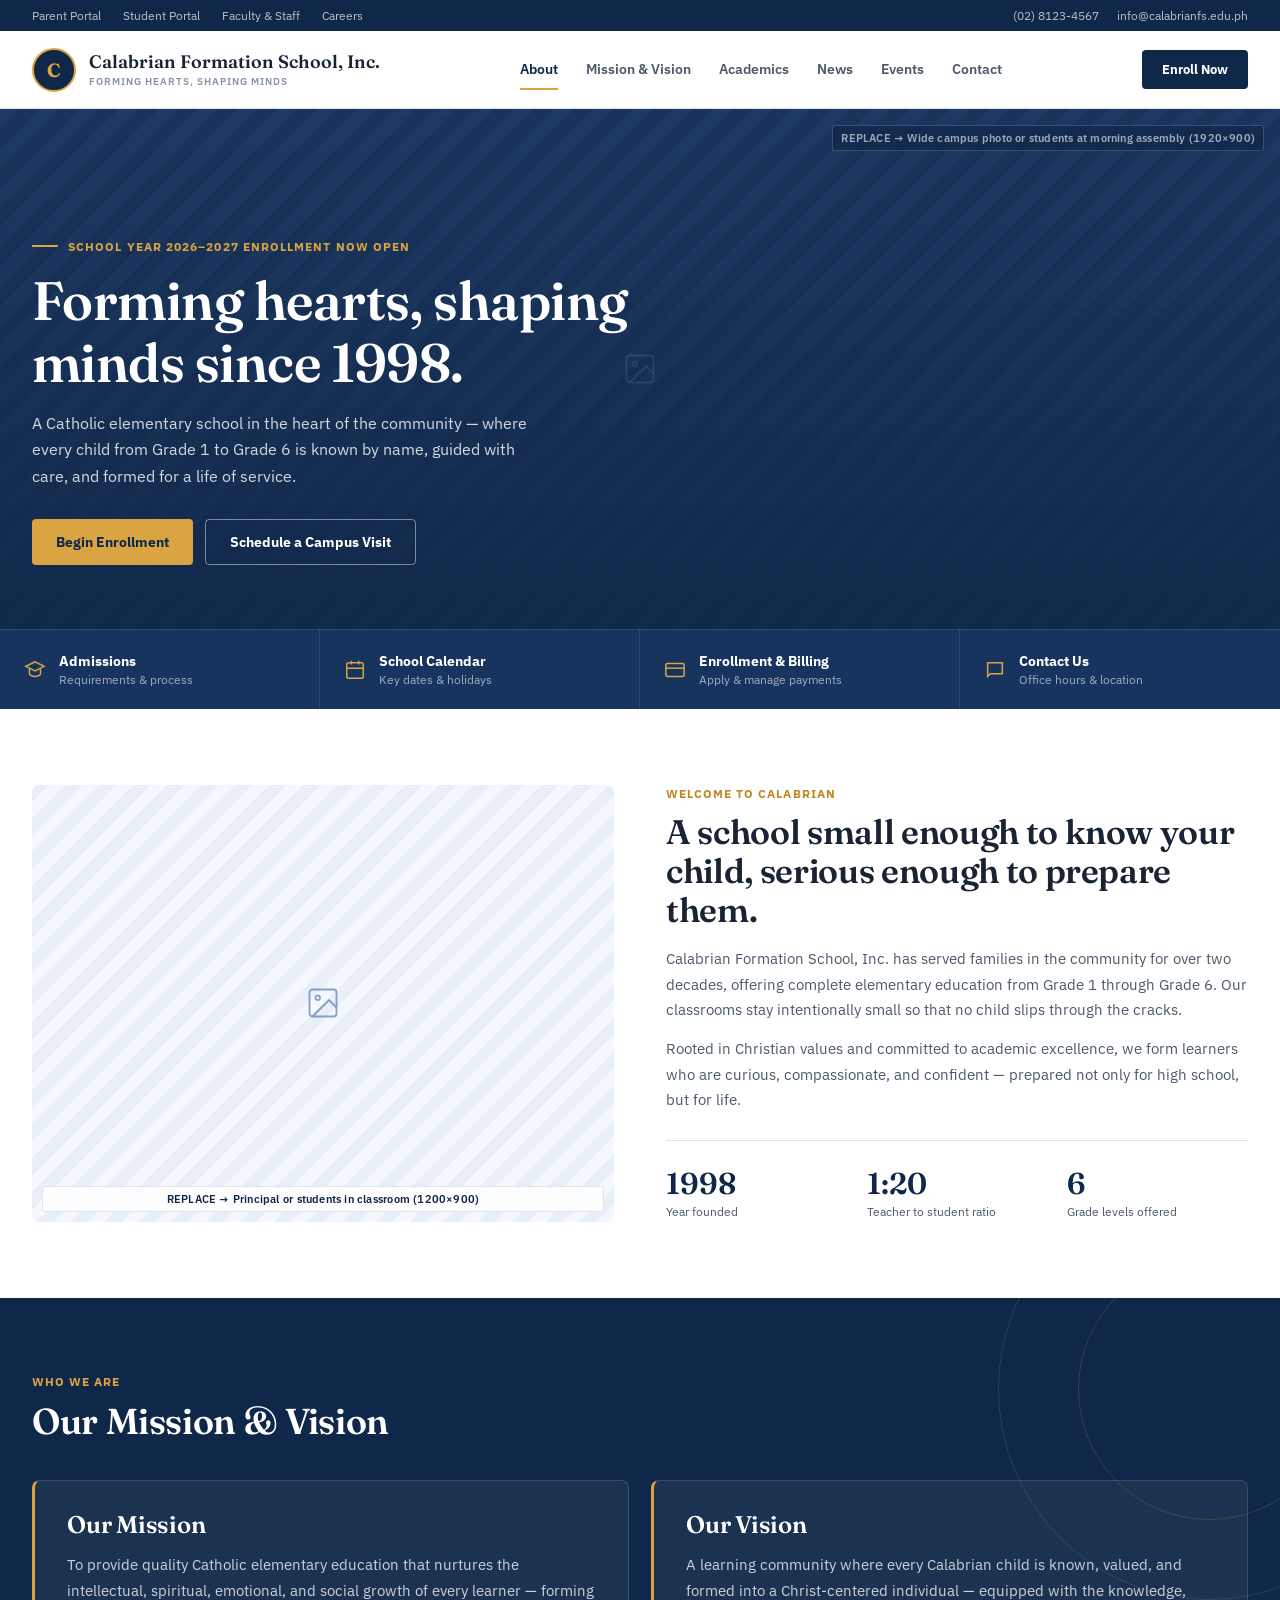
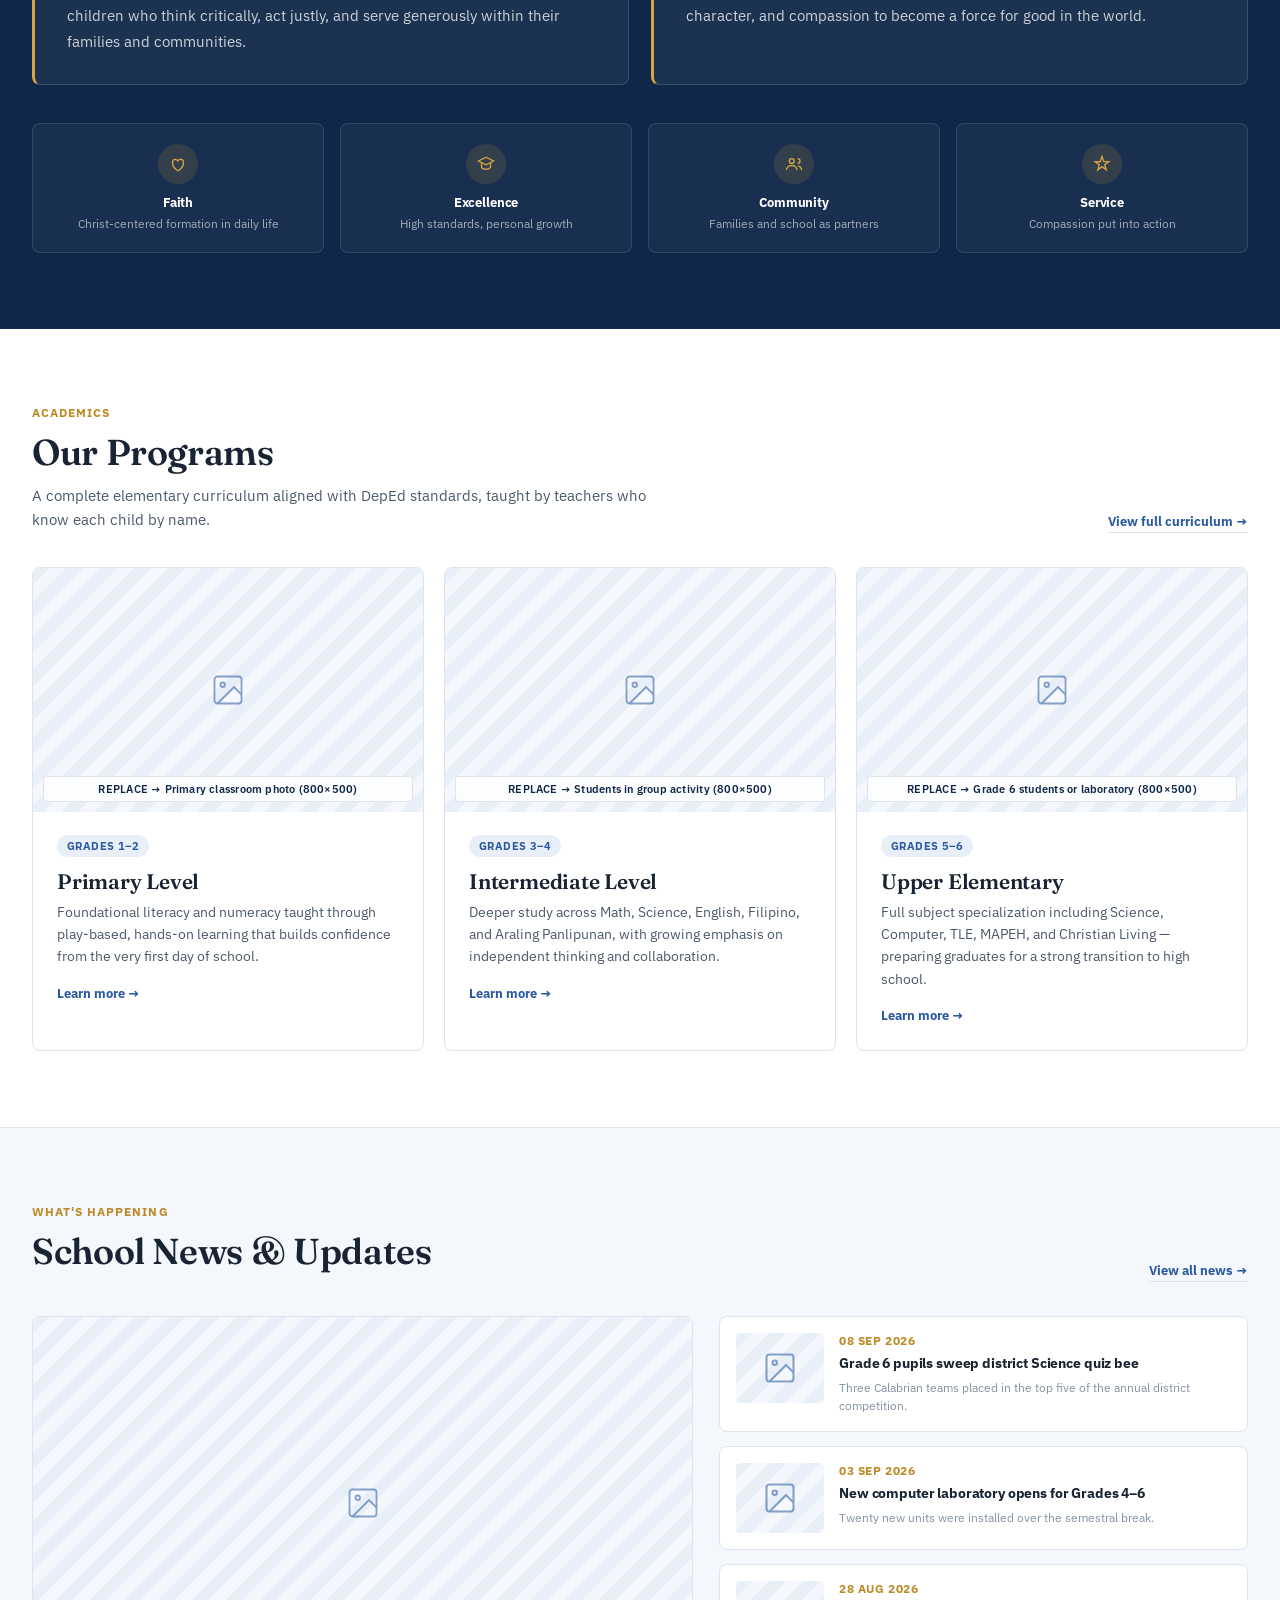
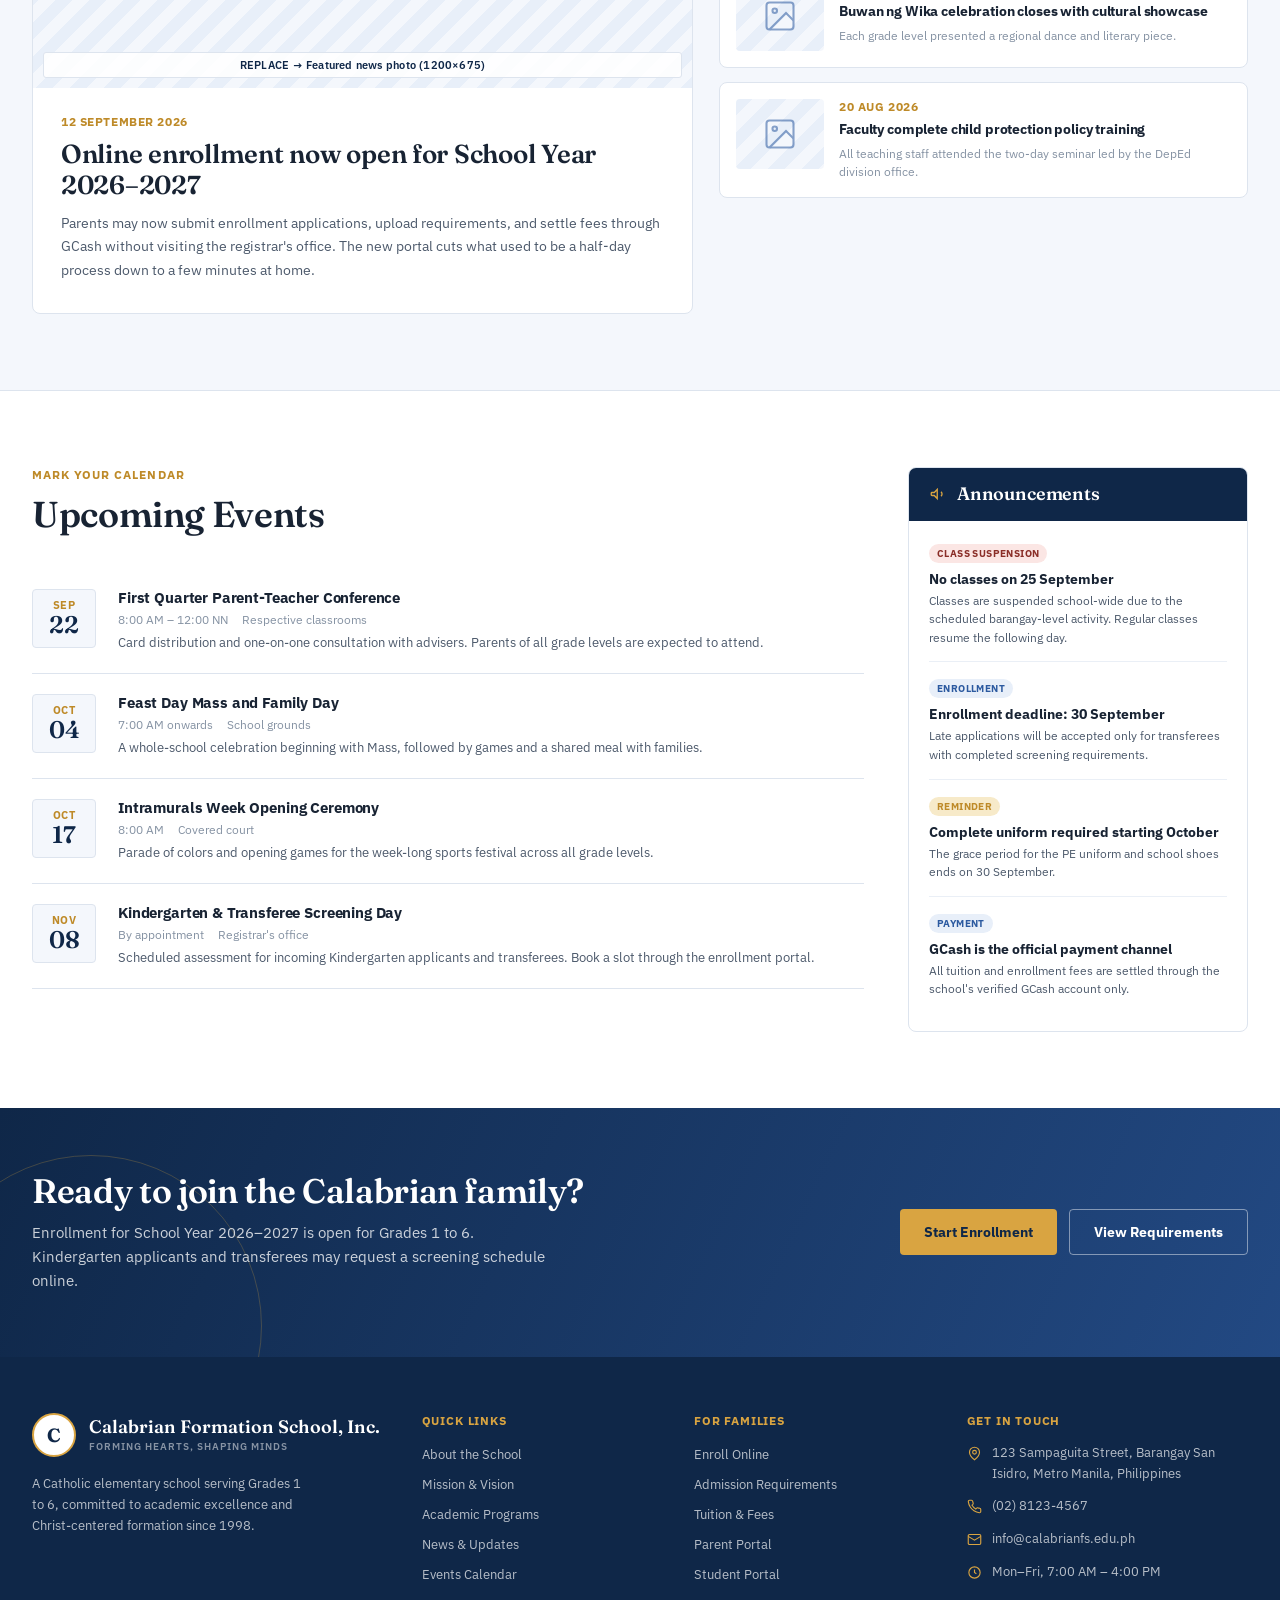
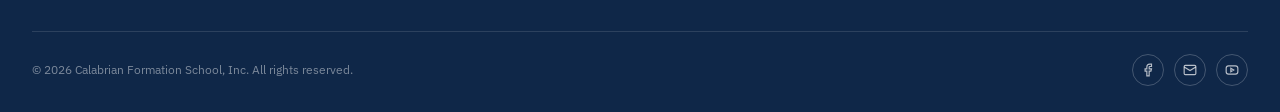
<file: MOCKUPS/CFS PORTAL/9-23-2026/index.html>
<!DOCTYPE html>
<html lang="en">
<head>
<meta charset="UTF-8" />
<meta name="viewport" content="width=device-width, initial-scale=1.0" />
<title>Calabrian Formation School, Inc. — Family Portal</title>
<link rel="preconnect" href="https://fonts.googleapis.com">
<link rel="preconnect" href="https://fonts.gstatic.com" crossorigin>
<link href="https://fonts.googleapis.com/css2?family=Fraunces:opsz,wght@9..144,400;9..144,500;9..144,600;9..144,700&family=IBM+Plex+Sans:wght@400;500;600;700&display=swap" rel="stylesheet">
<link rel="stylesheet" href="styles.css">
</head>
<body>

<div data-view="site" class="active">
<!-- ============ UTILITY BAR ============ -->
<div class="utility-bar">
  <div class="utility-links">
    <a href="#" onclick="showView('auth'); return false;">Parent Portal</a>
    <a href="#" onclick="showView('auth'); return false;">Student Portal</a>
    <a href="#" onclick="showView('staffLogin'); return false;">Faculty &amp; Staff</a>
    <a href="#">Careers</a>
  </div>
  <div class="utility-contact">
    <span>(02) 8123-4567</span>
    <span>info@calabrianfs.edu.ph</span>
  </div>
</div>

<!-- ============ HEADER ============ -->
<header class="site-header">
  <a href="#" class="crest-mark" onclick="showView('site'); return false;">
    <div class="crest">C</div>
    <div class="school-title">Calabrian Formation School, Inc.
      <small>FORMING HEARTS, SHAPING MINDS</small>
    </div>
  </a>
  <nav class="main-nav">
    <a href="#about" class="active">About</a>
    <a href="#mission">Mission &amp; Vision</a>
    <a href="#programs">Academics</a>
    <a href="#news">News</a>
    <a href="#events">Events</a>
    <a href="#contact">Contact</a>
  </nav>
  <div style="display:flex; align-items:center; gap:12px;">
    <button class="header-cta" onclick="showView('auth')">Enroll Now</button>
    <button class="nav-toggle" aria-label="Open menu">
      <svg width="22" height="22" viewBox="0 0 24 24" fill="none" stroke="currentColor" stroke-width="2"><path d="M4 7h16M4 12h16M4 17h16"/></svg>
    </button>
  </div>
</header>

<!-- ============ HERO ============ -->
<section class="hero">
  <div class="ph" data-label="REPLACE → Wide campus photo or students at morning assembly (1920×900)">
    <svg viewBox="0 0 24 24" fill="none" stroke="currentColor" stroke-width="1.2"><rect x="3" y="3" width="18" height="18" rx="2"/><circle cx="8.5" cy="8.5" r="1.5"/><path d="M21 15l-5-5L5 21"/></svg>
  </div>
  <div class="hero-overlay"></div>
  <div class="hero-inner">
    <div class="hero-eyebrow">SCHOOL YEAR 2026&ndash;2027 ENROLLMENT NOW OPEN</div>
    <h1>Forming hearts, shaping minds since 1998.</h1>
    <p>A Catholic elementary school in the heart of the community — where every child from Grade 1 to Grade 6 is known by name, guided with care, and formed for a life of service.</p>
    <div class="hero-links">
      <button class="btn-gold" onclick="showView('auth')">Begin Enrollment</button>
      <button class="btn-ghost-light">Schedule a Campus Visit</button>
    </div>
  </div>
</section>

<!-- ============ QUICK STRIP ============ -->
<div class="quick-strip">
  <a class="quick-item" href="#" onclick="showView('auth'); return false;">
    <svg width="22" height="22" viewBox="0 0 24 24" fill="none" stroke="currentColor" stroke-width="1.6"><path d="M12 3L2 8l10 5 10-5-10-5z"/><path d="M6 10.5V16c0 1.5 3 3 6 3s6-1.5 6-3v-5.5"/></svg>
    <div><div class="qt">Admissions</div><div class="qs">Requirements &amp; process</div></div>
  </a>
  <a class="quick-item" href="#events">
    <svg width="22" height="22" viewBox="0 0 24 24" fill="none" stroke="currentColor" stroke-width="1.6"><rect x="3" y="4" width="18" height="17" rx="2"/><path d="M8 2v4M16 2v4M3 10h18"/></svg>
    <div><div class="qt">School Calendar</div><div class="qs">Key dates &amp; holidays</div></div>
  </a>
  <a class="quick-item" href="#" onclick="showView('auth'); return false;">
    <svg width="22" height="22" viewBox="0 0 24 24" fill="none" stroke="currentColor" stroke-width="1.6"><rect x="2" y="5" width="20" height="14" rx="2"/><path d="M2 10h20"/></svg>
    <div><div class="qt">Enrollment &amp; Billing</div><div class="qs">Apply &amp; manage payments</div></div>
  </a>
  <a class="quick-item" href="#contact">
    <svg width="22" height="22" viewBox="0 0 24 24" fill="none" stroke="currentColor" stroke-width="1.6"><path d="M4 4h16v12H7l-3 3V4z"/></svg>
    <div><div class="qt">Contact Us</div><div class="qs">Office hours &amp; location</div></div>
  </a>
</div>

<!-- ============ WELCOME / ABOUT ============ -->
<section class="section" id="about">
  <div class="split">
    <div class="ph" data-label="REPLACE → Principal or students in classroom (1200×900)">
      <svg viewBox="0 0 24 24" fill="none" stroke="currentColor" stroke-width="1.2"><rect x="3" y="3" width="18" height="18" rx="2"/><circle cx="8.5" cy="8.5" r="1.5"/><path d="M21 15l-5-5L5 21"/></svg>
    </div>
    <div>
      <div class="eyebrow">WELCOME TO CALABRIAN</div>
      <h2>A school small enough to know your child, serious enough to prepare them.</h2>
      <p>Calabrian Formation School, Inc. has served families in the community for over two decades, offering complete elementary education from Grade 1 through Grade 6. Our classrooms stay intentionally small so that no child slips through the cracks.</p>
      <p>Rooted in Christian values and committed to academic excellence, we form learners who are curious, compassionate, and confident — prepared not only for high school, but for life.</p>
      <div class="stat-inline">
        <div>
          <div class="n">1998</div>
          <div class="l">Year founded</div>
        </div>
        <div>
          <div class="n">1:20</div>
          <div class="l">Teacher to student ratio</div>
        </div>
        <div>
          <div class="n">6</div>
          <div class="l">Grade levels offered</div>
        </div>
      </div>
    </div>
  </div>
</section>

<!-- ============ MISSION / VISION ============ -->
<section class="mv-band" id="mission">
  <div class="mv-inner">
    <div class="eyebrow">WHO WE ARE</div>
    <h2>Our Mission &amp; Vision</h2>

    <div class="mv-grid">
      <div class="mv-card">
        <h3>Our Mission</h3>
        <p>To provide quality Catholic elementary education that nurtures the intellectual, spiritual, emotional, and social growth of every learner — forming children who think critically, act justly, and serve generously within their families and communities.</p>
      </div>
      <div class="mv-card">
        <h3>Our Vision</h3>
        <p>A learning community where every Calabrian child is known, valued, and formed into a Christ-centered individual — equipped with the knowledge, character, and compassion to become a force for good in the world.</p>
      </div>
    </div>

    <div class="mv-values">
      <div class="value-chip">
        <div class="vi">
          <svg width="18" height="18" viewBox="0 0 24 24" fill="none" stroke="currentColor" stroke-width="1.8"><path d="M12 21s-7-4.4-7-9.5A3.5 3.5 0 0 1 12 8a3.5 3.5 0 0 1 7 3.5C19 16.6 12 21 12 21z"/></svg>
        </div>
        <h4>Faith</h4>
        <p>Christ-centered formation in daily life</p>
      </div>
      <div class="value-chip">
        <div class="vi">
          <svg width="18" height="18" viewBox="0 0 24 24" fill="none" stroke="currentColor" stroke-width="1.8"><path d="M12 3L2 8l10 5 10-5-10-5z"/><path d="M6 10.5V16c0 1.5 3 3 6 3s6-1.5 6-3v-5.5"/></svg>
        </div>
        <h4>Excellence</h4>
        <p>High standards, personal growth</p>
      </div>
      <div class="value-chip">
        <div class="vi">
          <svg width="18" height="18" viewBox="0 0 24 24" fill="none" stroke="currentColor" stroke-width="1.8"><circle cx="9" cy="8" r="3.2"/><path d="M2 20c0-3.5 3.1-6 7-6s7 2.5 7 6"/><path d="M17 11a3 3 0 1 0 0-6"/><path d="M22 20c0-2.6-1.8-4.7-4.5-5.4"/></svg>
        </div>
        <h4>Community</h4>
        <p>Families and school as partners</p>
      </div>
      <div class="value-chip">
        <div class="vi">
          <svg width="18" height="18" viewBox="0 0 24 24" fill="none" stroke="currentColor" stroke-width="1.8"><path d="M12 2l2.4 6.9H21l-5.4 4 2 6.9-5.6-4.2L6.4 20l2-7-5.4-4h6.6L12 2z"/></svg>
        </div>
        <h4>Service</h4>
        <p>Compassion put into action</p>
      </div>
    </div>
  </div>
</section>

<!-- ============ PROGRAMS ============ -->
<section class="section" id="programs">
  <div class="section-head head-row">
    <div>
      <div class="eyebrow">ACADEMICS</div>
      <h2>Our Programs</h2>
      <p>A complete elementary curriculum aligned with DepEd standards, taught by teachers who know each child by name.</p>
    </div>
    <a class="see-all" href="#">View full curriculum →</a>
  </div>

  <div class="program-grid">
    <div class="program-card">
      <div class="ph" data-label="REPLACE → Primary classroom photo (800×500)">
        <svg viewBox="0 0 24 24" fill="none" stroke="currentColor" stroke-width="1.2"><rect x="3" y="3" width="18" height="18" rx="2"/><circle cx="8.5" cy="8.5" r="1.5"/><path d="M21 15l-5-5L5 21"/></svg>
      </div>
      <div class="program-body">
        <span class="grade-badge">GRADES 1&ndash;2</span>
        <h3>Primary Level</h3>
        <p>Foundational literacy and numeracy taught through play-based, hands-on learning that builds confidence from the very first day of school.</p>
        <a class="program-link" href="#">Learn more →</a>
      </div>
    </div>

    <div class="program-card">
      <div class="ph" data-label="REPLACE → Students in group activity (800×500)">
        <svg viewBox="0 0 24 24" fill="none" stroke="currentColor" stroke-width="1.2"><rect x="3" y="3" width="18" height="18" rx="2"/><circle cx="8.5" cy="8.5" r="1.5"/><path d="M21 15l-5-5L5 21"/></svg>
      </div>
      <div class="program-body">
        <span class="grade-badge">GRADES 3&ndash;4</span>
        <h3>Intermediate Level</h3>
        <p>Deeper study across Math, Science, English, Filipino, and Araling Panlipunan, with growing emphasis on independent thinking and collaboration.</p>
        <a class="program-link" href="#">Learn more →</a>
      </div>
    </div>

    <div class="program-card">
      <div class="ph" data-label="REPLACE → Grade 6 students or laboratory (800×500)">
        <svg viewBox="0 0 24 24" fill="none" stroke="currentColor" stroke-width="1.2"><rect x="3" y="3" width="18" height="18" rx="2"/><circle cx="8.5" cy="8.5" r="1.5"/><path d="M21 15l-5-5L5 21"/></svg>
      </div>
      <div class="program-body">
        <span class="grade-badge">GRADES 5&ndash;6</span>
        <h3>Upper Elementary</h3>
        <p>Full subject specialization including Science, Computer, TLE, MAPEH, and Christian Living — preparing graduates for a strong transition to high school.</p>
        <a class="program-link" href="#">Learn more →</a>
      </div>
    </div>
  </div>
</section>

<!-- ============ NEWS ============ -->
<section class="news-band" id="news">
  <div class="section">
    <div class="section-head head-row">
      <div>
        <div class="eyebrow">WHAT'S HAPPENING</div>
        <h2>School News &amp; Updates</h2>
      </div>
      <a class="see-all" href="#">View all news →</a>
    </div>

    <div class="news-layout">
      <a class="news-feature" href="#">
        <div class="ph" data-label="REPLACE → Featured news photo (1200×675)">
          <svg viewBox="0 0 24 24" fill="none" stroke="currentColor" stroke-width="1.2"><rect x="3" y="3" width="18" height="18" rx="2"/><circle cx="8.5" cy="8.5" r="1.5"/><path d="M21 15l-5-5L5 21"/></svg>
        </div>
        <div class="news-feature-body">
          <div class="news-date">12 SEPTEMBER 2026</div>
          <h3>Online enrollment now open for School Year 2026&ndash;2027</h3>
          <p>Parents may now submit enrollment applications, upload requirements, and settle fees through GCash without visiting the registrar's office. The new portal cuts what used to be a half-day process down to a few minutes at home.</p>
        </div>
      </a>

      <div class="news-side">
        <a class="news-item" href="#">
          <div class="ph"><svg viewBox="0 0 24 24" fill="none" stroke="currentColor" stroke-width="1.4"><rect x="3" y="3" width="18" height="18" rx="2"/><circle cx="8.5" cy="8.5" r="1.5"/><path d="M21 15l-5-5L5 21"/></svg></div>
          <div>
            <div class="news-date">08 SEP 2026</div>
            <h4>Grade 6 pupils sweep district Science quiz bee</h4>
            <p>Three Calabrian teams placed in the top five of the annual district competition.</p>
          </div>
        </a>
        <a class="news-item" href="#">
          <div class="ph"><svg viewBox="0 0 24 24" fill="none" stroke="currentColor" stroke-width="1.4"><rect x="3" y="3" width="18" height="18" rx="2"/><circle cx="8.5" cy="8.5" r="1.5"/><path d="M21 15l-5-5L5 21"/></svg></div>
          <div>
            <div class="news-date">03 SEP 2026</div>
            <h4>New computer laboratory opens for Grades 4&ndash;6</h4>
            <p>Twenty new units were installed over the semestral break.</p>
          </div>
        </a>
        <a class="news-item" href="#">
          <div class="ph"><svg viewBox="0 0 24 24" fill="none" stroke="currentColor" stroke-width="1.4"><rect x="3" y="3" width="18" height="18" rx="2"/><circle cx="8.5" cy="8.5" r="1.5"/><path d="M21 15l-5-5L5 21"/></svg></div>
          <div>
            <div class="news-date">28 AUG 2026</div>
            <h4>Buwan ng Wika celebration closes with cultural showcase</h4>
            <p>Each grade level presented a regional dance and literary piece.</p>
          </div>
        </a>
        <a class="news-item" href="#">
          <div class="ph"><svg viewBox="0 0 24 24" fill="none" stroke="currentColor" stroke-width="1.4"><rect x="3" y="3" width="18" height="18" rx="2"/><circle cx="8.5" cy="8.5" r="1.5"/><path d="M21 15l-5-5L5 21"/></svg></div>
          <div>
            <div class="news-date">20 AUG 2026</div>
            <h4>Faculty complete child protection policy training</h4>
            <p>All teaching staff attended the two-day seminar led by the DepEd division office.</p>
          </div>
        </a>
      </div>
    </div>
  </div>
</section>

<!-- ============ EVENTS + ANNOUNCEMENTS ============ -->
<section class="section" id="events">
  <div class="events-layout">
    <div>
      <div class="section-head">
        <div class="eyebrow">MARK YOUR CALENDAR</div>
        <h2>Upcoming Events</h2>
      </div>

      <div class="event-row">
        <div class="event-date"><div class="m">SEP</div><div class="d">22</div></div>
        <div class="event-body">
          <h4>First Quarter Parent-Teacher Conference</h4>
          <div class="event-meta"><span>8:00 AM &ndash; 12:00 NN</span><span>Respective classrooms</span></div>
          <p>Card distribution and one-on-one consultation with advisers. Parents of all grade levels are expected to attend.</p>
        </div>
      </div>

      <div class="event-row">
        <div class="event-date"><div class="m">OCT</div><div class="d">04</div></div>
        <div class="event-body">
          <h4>Feast Day Mass and Family Day</h4>
          <div class="event-meta"><span>7:00 AM onwards</span><span>School grounds</span></div>
          <p>A whole-school celebration beginning with Mass, followed by games and a shared meal with families.</p>
        </div>
      </div>

      <div class="event-row">
        <div class="event-date"><div class="m">OCT</div><div class="d">17</div></div>
        <div class="event-body">
          <h4>Intramurals Week Opening Ceremony</h4>
          <div class="event-meta"><span>8:00 AM</span><span>Covered court</span></div>
          <p>Parade of colors and opening games for the week-long sports festival across all grade levels.</p>
        </div>
      </div>

      <div class="event-row">
        <div class="event-date"><div class="m">NOV</div><div class="d">08</div></div>
        <div class="event-body">
          <h4>Kindergarten &amp; Transferee Screening Day</h4>
          <div class="event-meta"><span>By appointment</span><span>Registrar's office</span></div>
          <p>Scheduled assessment for incoming Kindergarten applicants and transferees. Book a slot through the enrollment portal.</p>
        </div>
      </div>
    </div>

    <aside class="announce-box">
      <div class="announce-head">
        <svg width="18" height="18" viewBox="0 0 24 24" fill="none" stroke="currentColor" stroke-width="1.8"><path d="M3 11v2a1 1 0 0 0 1 1h3l4 4V6L7 10H4a1 1 0 0 0-1 1z"/><path d="M16 9a4 4 0 0 1 0 6"/></svg>
        <h3>Announcements</h3>
      </div>
      <div class="announce-list">
        <div class="announce-item">
          <span class="tag urgent">CLASS SUSPENSION</span>
          <h5>No classes on 25 September</h5>
          <p>Classes are suspended school-wide due to the scheduled barangay-level activity. Regular classes resume the following day.</p>
        </div>
        <div class="announce-item">
          <span class="tag info">ENROLLMENT</span>
          <h5>Enrollment deadline: 30 September</h5>
          <p>Late applications will be accepted only for transferees with completed screening requirements.</p>
        </div>
        <div class="announce-item">
          <span class="tag event">REMINDER</span>
          <h5>Complete uniform required starting October</h5>
          <p>The grace period for the PE uniform and school shoes ends on 30 September.</p>
        </div>
        <div class="announce-item">
          <span class="tag info">PAYMENT</span>
          <h5>GCash is the official payment channel</h5>
          <p>All tuition and enrollment fees are settled through the school's verified GCash account only.</p>
        </div>
      </div>
    </aside>
  </div>
</section>

<!-- ============ ADMISSIONS CTA ============ -->
<section class="cta-band">
  <div class="cta-inner">
    <div>
      <h2>Ready to join the Calabrian family?</h2>
      <p>Enrollment for School Year 2026&ndash;2027 is open for Grades 1 to 6. Kindergarten applicants and transferees may request a screening schedule online.</p>
    </div>
    <div style="display:flex; gap:12px; flex-wrap:wrap;">
      <button class="btn-gold" onclick="showView('auth')">Start Enrollment</button>
      <button class="btn-ghost-light">View Requirements</button>
    </div>
  </div>
</section>

<!-- ============ FOOTER ============ -->
<footer class="site-footer" id="contact">
  <div class="footer-grid">
    <div class="footer-brand">
      <div class="crest-mark">
        <div class="crest">C</div>
        <div class="school-title">Calabrian Formation School, Inc.
          <small>FORMING HEARTS, SHAPING MINDS</small>
        </div>
      </div>
      <p>A Catholic elementary school serving Grades 1 to 6, committed to academic excellence and Christ-centered formation since 1998.</p>
    </div>

    <div>
      <h5>QUICK LINKS</h5>
      <ul>
        <li><a href="#about">About the School</a></li>
        <li><a href="#mission">Mission &amp; Vision</a></li>
        <li><a href="#programs">Academic Programs</a></li>
        <li><a href="#news">News &amp; Updates</a></li>
        <li><a href="#events">Events Calendar</a></li>
      </ul>
    </div>

    <div>
      <h5>FOR FAMILIES</h5>
      <ul>
        <li><a href="#" onclick="showView('auth'); return false;">Enroll Online</a></li>
        <li><a href="#">Admission Requirements</a></li>
        <li><a href="#">Tuition &amp; Fees</a></li>
        <li><a href="#" onclick="showView('auth'); return false;">Parent Portal</a></li>
        <li><a href="#" onclick="showView('auth'); return false;">Student Portal</a></li>
      </ul>
    </div>

    <div>
      <h5>GET IN TOUCH</h5>
      <div class="contact-line">
        <svg width="15" height="15" viewBox="0 0 24 24" fill="none" stroke="currentColor" stroke-width="1.8"><path d="M20 10c0 6-8 12-8 12s-8-6-8-12a8 8 0 0 1 16 0z"/><circle cx="12" cy="10" r="3"/></svg>
        <span>123 Sampaguita Street, Barangay San Isidro, Metro Manila, Philippines</span>
      </div>
      <div class="contact-line">
        <svg width="15" height="15" viewBox="0 0 24 24" fill="none" stroke="currentColor" stroke-width="1.8"><path d="M22 16.9v3a2 2 0 0 1-2.2 2 19.8 19.8 0 0 1-8.6-3.1 19.5 19.5 0 0 1-6-6A19.8 19.8 0 0 1 2.1 4.2 2 2 0 0 1 4.1 2h3a2 2 0 0 1 2 1.7c.1 1 .4 1.9.7 2.8a2 2 0 0 1-.4 2.1L8.1 9.9a16 16 0 0 0 6 6l1.3-1.3a2 2 0 0 1 2.1-.4c.9.3 1.8.6 2.8.7a2 2 0 0 1 1.7 2z"/></svg>
        <span>(02) 8123-4567</span>
      </div>
      <div class="contact-line">
        <svg width="15" height="15" viewBox="0 0 24 24" fill="none" stroke="currentColor" stroke-width="1.8"><rect x="2" y="4" width="20" height="16" rx="2"/><path d="M2 7l10 6 10-6"/></svg>
        <span>info@calabrianfs.edu.ph</span>
      </div>
      <div class="contact-line">
        <svg width="15" height="15" viewBox="0 0 24 24" fill="none" stroke="currentColor" stroke-width="1.8"><circle cx="12" cy="12" r="9"/><path d="M12 7v5l3 2"/></svg>
        <span>Mon&ndash;Fri, 7:00 AM &ndash; 4:00 PM</span>
      </div>
    </div>
  </div>

  <div class="footer-bottom">
    <span>© 2026 Calabrian Formation School, Inc. All rights reserved.</span>
    <div class="social-row">
      <a href="#" aria-label="Facebook">
        <svg width="14" height="14" viewBox="0 0 24 24" fill="none" stroke="currentColor" stroke-width="2"><path d="M18 2h-3a5 5 0 0 0-5 5v3H7v4h3v8h4v-8h3l1-4h-4V7a1 1 0 0 1 1-1h3z"/></svg>
      </a>
      <a href="#" aria-label="Email">
        <svg width="14" height="14" viewBox="0 0 24 24" fill="none" stroke="currentColor" stroke-width="2"><rect x="2" y="4" width="20" height="16" rx="2"/><path d="M2 7l10 6 10-6"/></svg>
      </a>
      <a href="#" aria-label="YouTube">
        <svg width="14" height="14" viewBox="0 0 24 24" fill="none" stroke="currentColor" stroke-width="2"><rect x="2" y="5" width="20" height="14" rx="4"/><path d="M10 9l5 3-5 3V9z"/></svg>
      </a>
    </div>
  </div>
</footer>
</div>

<div data-view="auth">
  <div class="eh-hero" style="min-height:100vh; display:flex; align-items:center; justify-content:center; padding:40px 24px;">
    <div style="max-width:920px; width:100%; display:grid; grid-template-columns:1fr 1fr; background:rgba(255,255,255,0.04); border:1px solid rgba(255,255,255,0.14); border-radius:12px; overflow:hidden;">
      <div style="padding:48px 40px; display:flex; flex-direction:column; justify-content:center;">
        <div class="portal-crest-mark" onclick="showView('site')" style="cursor:pointer; margin-bottom:28px;">
          <div class="portal-crest">C</div>
          <div class="school-name" style="color:#fff;">Calabrian Formation School, Inc.<small style="color:rgba(255,255,255,0.6);">FAMILY PORTAL</small></div>
        </div>
        <h1 style="color:#fff; font-size:28px; margin-bottom:14px; line-height:1.2;">One account for enrollment and billing.</h1>
        <p style="color:rgba(255,255,255,0.75); font-size:14px; line-height:1.7; margin:0;">Create a family account to apply for enrollment, track your application status, and settle fees through GCash — all from one place.</p>
      </div>
      <div style="background:var(--white); padding:44px 40px;">
        <div style="display:flex; gap:4px; margin-bottom:26px; border-bottom:1px solid var(--line);">
          <button id="auth-tab-create" class="auth-tab active" onclick="selectAuthTab('create')">Create Account</button>
          <button id="auth-tab-signin" class="auth-tab" onclick="selectAuthTab('signin')">Sign In</button>
        </div>

        <div id="auth-panel-create">
          <div class="field"><label>Full name</label><input type="text" value="Elena Dela Cruz"></div>
          <div class="field"><label>Email address</label><input type="email" value="elena.delacruz@email.com"></div>
          <div class="field"><label>Mobile number</label><input type="tel" value="0917 111 2233"></div>
          <div class="field"><label>Password</label><input type="password" value="••••••••"></div>
          <button class="btn-primary" style="width:100%;" onclick="showView('portal')">Create Account &amp; Continue</button>
        </div>

        <div id="auth-panel-signin" style="display:none;">
          <div class="field"><label>Email address</label><input type="email" value="elena.delacruz@email.com"></div>
          <div class="field"><label>Password</label><input type="password" value="••••••••"></div>
          <button class="btn-primary" style="width:100%;" onclick="showView('portal')">Sign In</button>
        </div>

        <button class="btn-ghost" style="width:100%; margin-top:14px; color:var(--ink-600);" onclick="showView('site')">← Back to website</button>
      </div>
    </div>
  </div>
</div>


<div data-view="portal">
  <header class="portal-header">
    <div class="portal-crest-mark" onclick="showView('site')" style="cursor:pointer;">
      <div class="portal-crest">C</div>
      <div class="school-name">Calabrian Formation School, Inc.<small>FAMILY PORTAL</small></div>
    </div>
    <div class="header-links">
      <a href="#" id="tab-enrollment" class="portal-tab-link active" onclick="selectPortalTab('enrollment'); return false;">Enrollment Status</a>
      <a href="#" id="tab-billing" class="portal-tab-link" onclick="selectPortalTab('billing'); return false;">Billing &amp; Payments</a>
      <button class="staff-link" onclick="showView('site')">Sign out</button>
    </div>
  </header>

  <div class="landing-body">
    <div id="portal-panel-enrollment">
      <div style="margin-bottom:26px;">
        <h1 style="font-size:26px;">Welcome back, Elena.</h1>
        <p style="color:var(--ink-600); font-size:13.5px; margin-top:4px;">Here's what's happening with your family's enrollment at Calabrian.</p>
      </div>

      <div class="balance-hero" style="margin-bottom:24px;">
        <div class="balance-top">
          <div>
            <div class="balance-label">APPLICATION STATUS</div>
            <div class="balance-amount" style="font-size:28px;">Miguel Dela Cruz</div>
            <div class="balance-sub">Grade 1 · Application No. CFS-2026-04821 · Submitted Aug 12, 2026</div>
          </div>
          <div class="balance-next">
            <div class="l">STATUS</div>
            <div class="n" style="font-size:20px;">Approved</div>
            <div class="d">Enrollment confirmed for SY 2026&ndash;2027</div>
          </div>
        </div>
      </div>

      <div class="section-block" style="margin-bottom:26px;">
        <div class="section-block-head">
          <div>
            <h3>Submitted Requirements</h3>
            <p>All documents verified by the registrar's office</p>
          </div>
        </div>
        <div style="padding:8px 20px 20px;">
          <div class="upload-row"><span>PSA Birth Certificate</span><span class="status-badge paid">Verified</span></div>
          <div class="upload-row"><span>Report Card / Form 138</span><span class="status-badge paid">Verified</span></div>
          <div class="upload-row"><span>2x2 ID Photo</span><span class="status-badge paid">Verified</span></div>
        </div>
      </div>

      <p class="type-select-label">Enrolling another child at Calabrian?</p>

      <div class="screening-flag">
        <div class="flag-icon">!</div>
        <div>
          <h4>Kindergarten applicants and transferees need screening first</h4>
          <p>These two groups can't enroll directly online. Instead, fill out a short screening request, and the school will contact you to schedule an assessment before enrollment and payment proceed.</p>
        </div>
      </div>

      <div id="type-select-anchor">
        <div class="type-grid">
          <button class="type-card" onclick="startEnrollment('new')">
            <span class="type-tag-pill open">Opens enrollment</span>
            <h4 style="margin-top:10px;">New Student — Grade 1</h4>
            <p>First-time entrant to Calabrian, coming from a Kindergarten graduate of another school.</p>
          </button>
          <button class="type-card" onclick="startEnrollment('continuing')">
            <span class="type-tag-pill open">Opens enrollment</span>
            <h4 style="margin-top:10px;">Continuing Student — Gr. 2&ndash;6</h4>
            <p>Currently enrolled at Calabrian and moving up to the next grade level.</p>
          </button>
          <button class="type-card" onclick="startScreening('kinder')">
            <span class="type-tag-pill screen">Requires screening</span>
            <h4 style="margin-top:10px;">Kindergarten Applicant</h4>
            <p>Not yet offered for direct online enrollment. Request a screening schedule instead.</p>
          </button>
          <button class="type-card" onclick="startScreening('transferee')">
            <span class="type-tag-pill screen">Requires screening</span>
            <h4 style="margin-top:10px;">Transferee — Any Grade</h4>
            <p>Currently enrolled at another school. An assessment is required before enrollment.</p>
          </button>
        </div>
      </div>
    </div>

    <div id="portal-panel-billing" style="display:none;">
    <div class="content">
      <div class="content-head">
        <h1>Account Summary</h1>
        <p>School Year 2026&ndash;2027 · Miguel Dela Cruz, Grade 1</p>
      </div>

      <!-- BALANCE HERO -->
      <div class="balance-hero">
        <div class="balance-top">
          <div>
            <div class="balance-label">OUTSTANDING BALANCE</div>
            <div class="balance-amount">₱22,550.00</div>
            <div class="balance-sub">of ₱35,450.00 total assessment for SY 2026&ndash;2027</div>
          </div>
          <div class="balance-next">
            <div class="l">NEXT PAYMENT DUE</div>
            <div class="n">₱7,500.00</div>
            <div class="d">2nd Quarter Tuition · Oct 15, 2026</div>
          </div>
        </div>
        <div class="progress-row">
          <div class="progress-labels"><span>₱12,950 paid</span><span>36% complete</span></div>
          <div class="progress-track"><div class="progress-fill" style="width:36%;"></div></div>
        </div>
        <button class="balance-pay-btn" onclick="openPay('2nd Quarter Tuition', '7,500.00')">Pay via GCash</button>
      </div>

      <!-- SUMMARY CARDS -->
      <div class="stat-row">
        <div class="stat">
          <div class="n">₱35,450</div>
          <div class="l">Total assessment, SY 2026&ndash;2027</div>
        </div>
        <div class="stat gold">
          <div class="n">₱22,550</div>
          <div class="l">Outstanding balance</div>
        </div>
        <div class="stat blue">
          <div class="n">₱12,950</div>
          <div class="l">Total paid to date</div>
        </div>
      </div>

      <!-- FEE BREAKDOWN -->
      <div class="section-block">
        <div class="section-block-head">
          <div>
            <h3>Fee Breakdown</h3>
            <p>Itemized assessment for the school year</p>
          </div>
        </div>
        <table class="fee-table">
          <thead>
            <tr><th>Item</th><th>Amount</th><th>Due date</th><th>Status</th><th></th></tr>
          </thead>
          <tbody>
            <tr>
              <td><div class="fee-name">Enrollment Fee</div><div class="fee-sub">Includes reservation, books &amp; modules, misc. fee</div></td>
              <td class="fee-amount">₱5,450</td>
              <td>Aug 12, 2026</td>
              <td><span class="status-badge paid">Paid</span></td>
              <td></td>
            </tr>
            <tr>
              <td><div class="fee-name">Tuition Fee — 1st Quarter</div></td>
              <td class="fee-amount">₱7,500</td>
              <td>Aug 20, 2026</td>
              <td><span class="status-badge paid">Paid</span></td>
              <td></td>
            </tr>
            <tr>
              <td><div class="fee-name">Tuition Fee — 2nd Quarter</div></td>
              <td class="fee-amount">₱7,500</td>
              <td>Oct 15, 2026</td>
              <td><span class="status-badge pending">Pending</span></td>
              <td><button class="pay-link" onclick="openPay('2nd Quarter Tuition', '7,500.00')">Pay now →</button></td>
            </tr>
            <tr>
              <td><div class="fee-name">Tuition Fee — 3rd Quarter</div></td>
              <td class="fee-amount">₱7,500</td>
              <td>Jan 15, 2027</td>
              <td><span class="status-badge upcoming">Not yet due</span></td>
              <td></td>
            </tr>
            <tr>
              <td><div class="fee-name">Tuition Fee — 4th Quarter</div></td>
              <td class="fee-amount">₱7,500</td>
              <td>Mar 15, 2027</td>
              <td><span class="status-badge upcoming">Not yet due</span></td>
              <td></td>
            </tr>
          </tbody>
        </table>
      </div>

      <!-- PAYMENT HISTORY -->
      <div class="section-block">
        <div class="section-block-head">
          <div>
            <h3>Payment History</h3>
            <p>All GCash payments verified by the registrar's office</p>
          </div>
        </div>
        <table class="history-table">
          <thead>
            <tr><th>Date</th><th>Description</th><th>GCash reference</th><th>Amount</th><th>Receipt</th></tr>
          </thead>
          <tbody>
            <tr>
              <td>Aug 20, 2026</td>
              <td>Tuition Fee — 1st Quarter</td>
              <td class="ref-code">019988776655</td>
              <td>₱7,500.00</td>
              <td><a class="receipt-link" href="#">Download →</a></td>
            </tr>
            <tr>
              <td>Aug 12, 2026</td>
              <td>Enrollment Fee</td>
              <td class="ref-code">011223344556</td>
              <td>₱5,450.00</td>
              <td><a class="receipt-link" href="#">Download →</a></td>
            </tr>
          </tbody>
        </table>
      </div>
    </div>
    </div>
  </div>
</div>


<div data-view="wizard">
  <header class="portal-header">
    <div class="portal-crest-mark" onclick="showView('site')" style="cursor:pointer;">
      <div class="portal-crest">C</div>
      <div class="school-name">Calabrian Formation School, Inc.<small>ENROLLMENT APPLICATION</small></div>
    </div>
    <button class="btn-ghost" style="color:rgba(255,255,255,0.75);" onclick="showView('portal')">Save &amp; exit</button>
  </header>

  <div class="wizard-shell">
    <div class="step-tracker" id="step-tracker"></div>

    <div class="form-card">
      <!-- STEP 1 -->
      <div class="wizard-step" data-step="1">
        <h2>Student information</h2>
        <p class="form-sub" id="step1-sub">Applying as: New Student, Grade 1</p>

        <div class="fieldset-label">Learner details</div>
        <div class="row-2">
          <div class="field"><label>Last name</label><input type="text" placeholder="Dela Cruz"></div>
          <div class="field"><label>First name</label><input type="text" placeholder="Miguel"></div>
        </div>
        <div class="row-3">
          <div class="field"><label>Date of birth</label><input type="date"></div>
          <div class="field"><label>Sex</label>
            <select><option>Male</option><option>Female</option></select>
          </div>
          <div class="field"><label>Grade level</label>
            <select id="grade-select"><option>Grade 1</option></select>
          </div>
        </div>
        <div class="field"><label>Home address</label><input type="text" placeholder="123 Rizal St., Brgy. San Isidro"></div>
        <div class="field" id="lrn-field" style="display:none;">
          <label>LRN (Learner Reference Number)</label>
          <input type="text" placeholder="1234 5678 9012">
          <div class="field-hint">Only applicable for continuing or transferee students already assigned an LRN.</div>
        </div>

        <div class="wizard-actions">
          <span></span>
          <button class="btn-primary" onclick="nextStep()">Continue to guardian info</button>
        </div>
      </div>

      <!-- STEP 2 -->
      <div class="wizard-step" data-step="2" style="display:none;">
        <h2>Parent / guardian information</h2>
        <p class="form-sub">This person will be the primary contact for enrollment and billing.</p>

        <div class="fieldset-label">Primary guardian</div>
        <div class="row-2">
          <div class="field"><label>Full name</label><input type="text" placeholder="Elena Dela Cruz"></div>
          <div class="field"><label>Relationship to student</label>
            <select><option>Mother</option><option>Father</option><option>Legal guardian</option></select>
          </div>
        </div>
        <div class="row-2">
          <div class="field"><label>Mobile number</label><input type="tel" placeholder="09XX XXX XXXX"></div>
          <div class="field"><label>Email address</label><input type="email" placeholder="elena.delacruz@email.com"></div>
        </div>

        <div class="fieldset-label">Emergency contact</div>
        <div class="row-2">
          <div class="field"><label>Full name</label><input type="text" placeholder="Roberto Dela Cruz"></div>
          <div class="field"><label>Mobile number</label><input type="tel" placeholder="09XX XXX XXXX"></div>
        </div>

        <div class="wizard-actions">
          <button class="btn-ghost" onclick="prevStep()">Back</button>
          <button class="btn-primary" onclick="nextStep()">Continue to requirements</button>
        </div>
      </div>

      <!-- STEP 3 -->
      <div class="wizard-step" data-step="3" style="display:none;">
        <h2>Requirements</h2>
        <p class="form-sub">Upload clear photos or scans. Accepted formats: JPG, PNG, PDF.</p>

        <div class="upload-row">
          <div><span class="req-name">PSA birth certificate</span><span class="req-note">Original or certified true copy</span></div>
          <button class="upload-btn" onclick="toggleUpload(this)">Upload</button>
        </div>
        <div class="upload-row">
          <div><span class="req-name">Report card / Form 138</span><span class="req-note">From previous school year</span></div>
          <button class="upload-btn" onclick="toggleUpload(this)">Upload</button>
        </div>
        <div class="upload-row">
          <div><span class="req-name">Good moral certificate</span><span class="req-note">From previous school, if applicable</span></div>
          <button class="upload-btn" onclick="toggleUpload(this)">Upload</button>
        </div>
        <div class="upload-row">
          <div><span class="req-name">2x2 ID photo</span><span class="req-note">White background, taken within the last 6 months</span></div>
          <button class="upload-btn" onclick="toggleUpload(this)">Upload</button>
        </div>

        <div class="wizard-actions">
          <button class="btn-ghost" onclick="prevStep()">Back</button>
          <button class="btn-primary" onclick="nextStep()">Continue to payment</button>
        </div>
      </div>

      <!-- STEP 4 -->
      <div class="wizard-step" data-step="4" style="display:none;">
        <h2>Enrollment payment</h2>
        <p class="form-sub">Calabrian Formation School accepts enrollment payments through GCash only.</p>

        <div class="gcash-panel">
          <div class="qr-box">
            <svg width="90" height="90" viewBox="0 0 90 90" fill="none">
              <rect width="90" height="90" rx="6" fill="#F3F2EC"/>
              <g fill="#1C3B2E">
                <rect x="8" y="8" width="20" height="20"/><rect x="12" y="12" width="12" height="12" fill="#F3F2EC"/><rect x="16" y="16" width="4" height="4" fill="#1C3B2E"/>
                <rect x="62" y="8" width="20" height="20"/><rect x="66" y="12" width="12" height="12" fill="#F3F2EC"/><rect x="70" y="16" width="4" height="4" fill="#1C3B2E"/>
                <rect x="8" y="62" width="20" height="20"/><rect x="12" y="66" width="12" height="12" fill="#F3F2EC"/><rect x="16" y="70" width="4" height="4" fill="#1C3B2E"/>
                <rect x="38" y="8" width="4" height="4"/><rect x="46" y="8" width="4" height="4"/><rect x="38" y="16" width="4" height="4"/>
                <rect x="38" y="38" width="14" height="14"/><rect x="60" y="38" width="4" height="4"/><rect x="68" y="38" width="4" height="4"/>
                <rect x="38" y="60" width="4" height="4"/><rect x="46" y="60" width="4" height="4"/><rect x="60" y="60" width="14" height="14"/>
                <rect x="38" y="68" width="4" height="4"/><rect x="60" y="76" width="4" height="4"/><rect x="76" y="60" width="4" height="4"/>
              </g>
            </svg>
          </div>
          <div class="gcash-detail">
            <div class="gcash-label">SCAN TO PAY OR SEND TO</div>
            <div class="gcash-value">0917 234 5678</div>
            <div class="fee-line"><span>Enrollment fee</span><span>₱ 3,000.00</span></div>
            <div class="fee-line"><span>Books &amp; modules</span><span>₱ 1,800.00</span></div>
            <div class="fee-line"><span>Miscellaneous fee</span><span>₱ 650.00</span></div>
            <div class="fee-line total"><span>Total due</span><span>₱ 5,450.00</span></div>
          </div>
        </div>

        <div class="field"><label>GCash reference number</label><input type="text" placeholder="e.g. 0123456789012"></div>
        <div class="upload-row">
          <div><span class="req-name">Proof of payment</span><span class="req-note">Screenshot of your GCash payment confirmation</span></div>
          <button class="upload-btn" onclick="toggleUpload(this)">Upload</button>
        </div>
        <div class="gcash-only-note">
          Payments outside GCash (cash, bank deposit, checks) currently can't be processed through this portal — please coordinate with the registrar's office directly for other arrangements.
        </div>

        <div class="wizard-actions">
          <button class="btn-ghost" onclick="prevStep()">Back</button>
          <button class="btn-primary" onclick="nextStep()">Continue to review</button>
        </div>
      </div>

      <!-- STEP 5 -->
      <div class="wizard-step" data-step="5" style="display:none;">
        <h2>Review your application</h2>
        <p class="form-sub">Please check everything before submitting. You can still edit any section.</p>

        <div class="review-block">
          <h5>STUDENT</h5>
          <dl class="review-grid">
            <div><dt>Name</dt><dd>Miguel Dela Cruz</dd></div>
            <div><dt>Grade level</dt><dd id="review-grade">Grade 1</dd></div>
            <div><dt>Date of birth</dt><dd>June 14, 2020</dd></div>
            <div><dt>Address</dt><dd>Brgy. San Isidro</dd></div>
          </dl>
          <button class="review-edit" onclick="goToStep(1)">Edit</button>
        </div>

        <div class="review-block">
          <h5>GUARDIAN</h5>
          <dl class="review-grid">
            <div><dt>Name</dt><dd>Elena Dela Cruz</dd></div>
            <div><dt>Mobile</dt><dd>0917 111 2233</dd></div>
          </dl>
          <button class="review-edit" onclick="goToStep(2)">Edit</button>
        </div>

        <div class="review-block">
          <h5>PAYMENT</h5>
          <dl class="review-grid">
            <div><dt>Method</dt><dd>GCash</dd></div>
            <div><dt>Total due</dt><dd>₱5,450.00</dd></div>
          </dl>
          <button class="review-edit" onclick="goToStep(4)">Edit</button>
        </div>

        <div class="wizard-actions">
          <button class="btn-ghost" onclick="prevStep()">Back</button>
          <button class="btn-primary" onclick="submitApplication()">Submit application</button>
        </div>
      </div>
    </div>
  </div>
</div>

<div data-view="screening">
  <header class="portal-header">
    <div class="portal-crest-mark" onclick="showView('site')" style="cursor:pointer;">
      <div class="portal-crest">C</div>
      <div class="school-name">Calabrian Formation School, Inc.<small>SCREENING REQUEST</small></div>
    </div>
    <button class="btn-ghost" style="color:rgba(255,255,255,0.75);" onclick="showView('portal')">Cancel</button>
  </header>

  <div class="wizard-shell" style="grid-template-columns:1fr; max-width:600px;">
    <div class="form-card">
      <h2 id="screen-title">Request a screening — Kindergarten</h2>
      <p class="form-sub" id="screen-sub">Kindergarten applicants are assessed before enrollment opens. Fill this out and the registrar's office will text you a schedule.</p>

      <div class="fieldset-label">Child's details</div>
      <div class="row-2">
        <div class="field"><label>Full name</label><input type="text" placeholder="Sofia Ramirez"></div>
        <div class="field"><label>Date of birth</label><input type="date"></div>
      </div>
      <div class="field" id="screen-prev-school" style="display:none;">
        <label>Current / previous school</label><input type="text" placeholder="St. Anne Learning Center">
      </div>
      <div class="field" id="screen-target-grade" style="display:none;">
        <label>Grade level applying for</label>
        <select><option>Grade 1</option><option>Grade 2</option><option>Grade 3</option><option>Grade 4</option><option>Grade 5</option><option>Grade 6</option></select>
      </div>

      <div class="fieldset-label">Guardian contact</div>
      <div class="row-2">
        <div class="field"><label>Guardian name</label><input type="text" placeholder="Maria Ramirez"></div>
        <div class="field"><label>Mobile number</label><input type="tel" placeholder="09XX XXX XXXX"></div>
      </div>
      <div class="field"><label>Preferred schedule</label>
        <select><option>Weekday morning</option><option>Weekday afternoon</option><option>Saturday</option></select>
      </div>

      <div class="wizard-actions">
        <button class="btn-ghost" onclick="showView('portal')">Back</button>
        <button class="btn-primary" onclick="submitScreening()">Request screening</button>
      </div>
    </div>
  </div>
</div>

<div data-view="confirm">
  <header class="portal-header">
    <div class="portal-crest-mark" onclick="showView('site')" style="cursor:pointer;">
      <div class="portal-crest">C</div>
      <div class="school-name">Calabrian Formation School, Inc.<small>ENROLLMENT PORTAL</small></div>
    </div>
  </header>
  <div class="confirm-shell">
    <div class="stamp">
      <svg width="30" height="30" viewBox="0 0 24 24" fill="none" stroke="currentColor" stroke-width="2.5"><path d="M5 13l4 4L19 7"/></svg>
    </div>
    <h1 id="confirm-heading">Application received</h1>
    <p id="confirm-copy">Your enrollment application has been submitted. The registrar's office will verify your payment and documents within 1&ndash;2 working days.</p>

    <div class="receipt-card">
      <div class="receipt-row"><span>Application no.</span><span>CFS-2026-04821</span></div>
      <div class="receipt-row"><span>Student</span><span id="confirm-student">Miguel Dela Cruz</span></div>
      <div class="receipt-row"><span>Grade level</span><span id="confirm-grade">Grade 1</span></div>
      <div class="receipt-row"><span>Amount paid (GCash)</span><span id="confirm-amount">₱5,450.00</span></div>
      <div class="receipt-row"><span>Status</span><span class="status-pill" id="confirm-status">Pending Verification</span></div>
    </div>

    <div class="confirm-actions">
      <button class="btn-outline" onclick="showView('portal')">Return home</button>
      <button class="btn-gold" style="color:var(--green-900);" onclick="showView('staffLogin')">View as registrar</button>
    </div>
  </div>
</div>

<div data-view="staffLogin">
  <div class="eh-hero" style="padding:60px 24px;">
    <div class="eh-hero-inner" style="max-width:360px;">
      <div class="eh-hero-eyebrow">REGISTRAR ACCESS</div>
      <h1 style="font-size:26px;">Staff sign-in</h1>
      <div style="text-align:left; margin-top:24px;">
        <div class="field"><label style="color:rgba(255,255,255,0.7);">Staff email</label><input type="email" value="registrar@calabrianfs.edu.ph"></div>
        <div class="field"><label style="color:rgba(255,255,255,0.7);">Password</label><input type="password" value="••••••••"></div>
        <button class="btn-gold" style="width:100%; margin-top:6px;" onclick="showView('staff')">Sign in</button>
        <button class="btn-ghost" style="width:100%; color:rgba(255,255,255,0.65); margin-top:10px;" onclick="showView('site')">← Back to website</button>
      </div>
    </div>
  </div>
</div>

<div data-view="staff">
  <div class="staff-shell">
    <header class="staff-topbar">
      <h2>Enrollment records — SY 2026&ndash;2027</h2>
      <div style="display:flex; align-items:center; gap:16px;">
        <span class="staff-user">Registrar · Aida Bautista</span>
        <button class="staff-link" style="color:var(--ink-600); border-color:var(--line);" onclick="showView('site')">Sign out</button>
      </div>
    </header>

    <div class="staff-body">
      <div class="staff-stats">
        <div class="staff-stat">
          <div class="n">248</div>
          <div class="l">Total applications this year</div>
        </div>
        <div class="staff-stat gold">
          <div class="n">31</div>
          <div class="l">Awaiting payment verification</div>
        </div>
        <div class="staff-stat green">
          <div class="n">204</div>
          <div class="l">Approved &amp; confirmed</div>
        </div>
        <div class="staff-stat flag">
          <div class="n">13</div>
          <div class="l">Flagged for screening</div>
        </div>
      </div>

      <div class="table-toolbar">
        <div class="search-box">
          <svg width="14" height="14" viewBox="0 0 24 24" fill="none" stroke="currentColor" stroke-width="2"><circle cx="11" cy="11" r="7"/><path d="M21 21l-4.3-4.3"/></svg>
          Search by student name or application no.
        </div>
        <div class="filter-pills">
          <button class="filter-pill active">All</button>
          <button class="filter-pill">Unpaid</button>
          <button class="filter-pill">Pending review</button>
          <button class="filter-pill">Screening</button>
        </div>
      </div>

      <table class="record-table">
        <thead>
          <tr>
            <th>Student</th>
            <th>Grade</th>
            <th>Type</th>
            <th>Payment</th>
            <th>Status</th>
            <th>Submitted</th>
          </tr>
        </thead>
        <tbody id="record-rows"></tbody>
      </table>
    </div>
  </div>
</div>

<div class="drawer-overlay" id="drawer-overlay" onclick="closeDrawer(event)">
  <div class="drawer" onclick="event.stopPropagation()">
    <button class="drawer-close" onclick="closeDrawer()">✕ Close</button>
    <h3 id="drawer-name">Miguel Dela Cruz</h3>
    <div class="drawer-lrn" id="drawer-lrn">App. No. CFS-2026-04821</div>

    <div class="drawer-section">
      <h5>APPLICATION SUMMARY</h5>
      <dl class="drawer-grid">
        <div><dt>Grade level</dt><dd id="drawer-grade">Grade 1</dd></div>
        <div><dt>Type</dt><dd id="drawer-type">New student</dd></div>
        <div><dt>Guardian</dt><dd id="drawer-guardian">Elena Dela Cruz</dd></div>
        <div><dt>Contact</dt><dd id="drawer-contact">0917 111 2233</dd></div>
      </dl>
    </div>

    <div class="drawer-section">
      <h5>PAYMENT</h5>
      <div class="doc-row">
        <span>GCash · Ref# 011223344556</span>
        <span class="doc-status" id="drawer-payment-status">Verified</span>
      </div>
    </div>

    <div class="drawer-section">
      <h5>DOCUMENTS</h5>
      <div class="doc-row"><span>PSA birth certificate</span><span class="doc-status">Uploaded</span></div>
      <div class="doc-row"><span>Report card / Form 138</span><span class="doc-status">Uploaded</span></div>
      <div class="doc-row"><span>2x2 ID photo</span><span class="doc-status">Uploaded</span></div>
    </div>

    <div class="drawer-actions">
      <button class="btn-approve">Approve enrollment</button>
      <button class="btn-flag">Flag for follow-up</button>
    </div>
  </div>
</div>

<!-- GCASH PAY MODAL -->
<div class="modal-overlay" id="pay-overlay" onclick="closePay(event)">
  <div class="pay-modal" onclick="event.stopPropagation()">
    <div class="pay-modal-head">
      <div>
        <h3>Pay via GCash</h3>
      </div>
      <button class="pay-modal-close" onclick="closePay()">✕</button>
    </div>

    <div class="gcash-panel-pay">
      <div class="qr-box-sm">
        <svg width="60" height="60" viewBox="0 0 90 90" fill="none">
          <rect width="90" height="90" rx="6" fill="#F3F2EC"/>
          <g fill="#0F2748">
            <rect x="8" y="8" width="20" height="20"/><rect x="12" y="12" width="12" height="12" fill="#F3F2EC"/><rect x="16" y="16" width="4" height="4" fill="#0F2748"/>
            <rect x="62" y="8" width="20" height="20"/><rect x="66" y="12" width="12" height="12" fill="#F3F2EC"/><rect x="70" y="16" width="4" height="4" fill="#0F2748"/>
            <rect x="8" y="62" width="20" height="20"/><rect x="12" y="66" width="12" height="12" fill="#F3F2EC"/><rect x="16" y="70" width="4" height="4" fill="#0F2748"/>
            <rect x="38" y="38" width="14" height="14"/><rect x="60" y="38" width="4" height="4"/><rect x="38" y="60" width="4" height="4"/><rect x="60" y="60" width="14" height="14"/>
          </g>
        </svg>
      </div>
      <div class="gcash-detail-pay">
        <div class="gl">SEND TO</div>
        <div class="gv">0917 234 5678</div>
        <div class="ga">Amount due: <b id="pay-amount">₱7,500.00</b></div>
      </div>
    </div>

    <div class="field">
      <label>Paying for</label>
      <input type="text" id="pay-desc" value="2nd Quarter Tuition" readonly>
    </div>
    <div class="field">
      <label>GCash reference number</label>
      <input type="text" placeholder="e.g. 0123456789012">
    </div>
    <div class="upload-row">
      <span>Proof of payment (screenshot)</span>
      <button class="upload-btn" onclick="toggleUpload(this)">Upload</button>
    </div>

    <button class="btn-submit-pay" onclick="submitPay()">Submit Payment for Verification</button>
  </div>
</div>



<script src="script.js"></script>
</body>
</html>
</file>
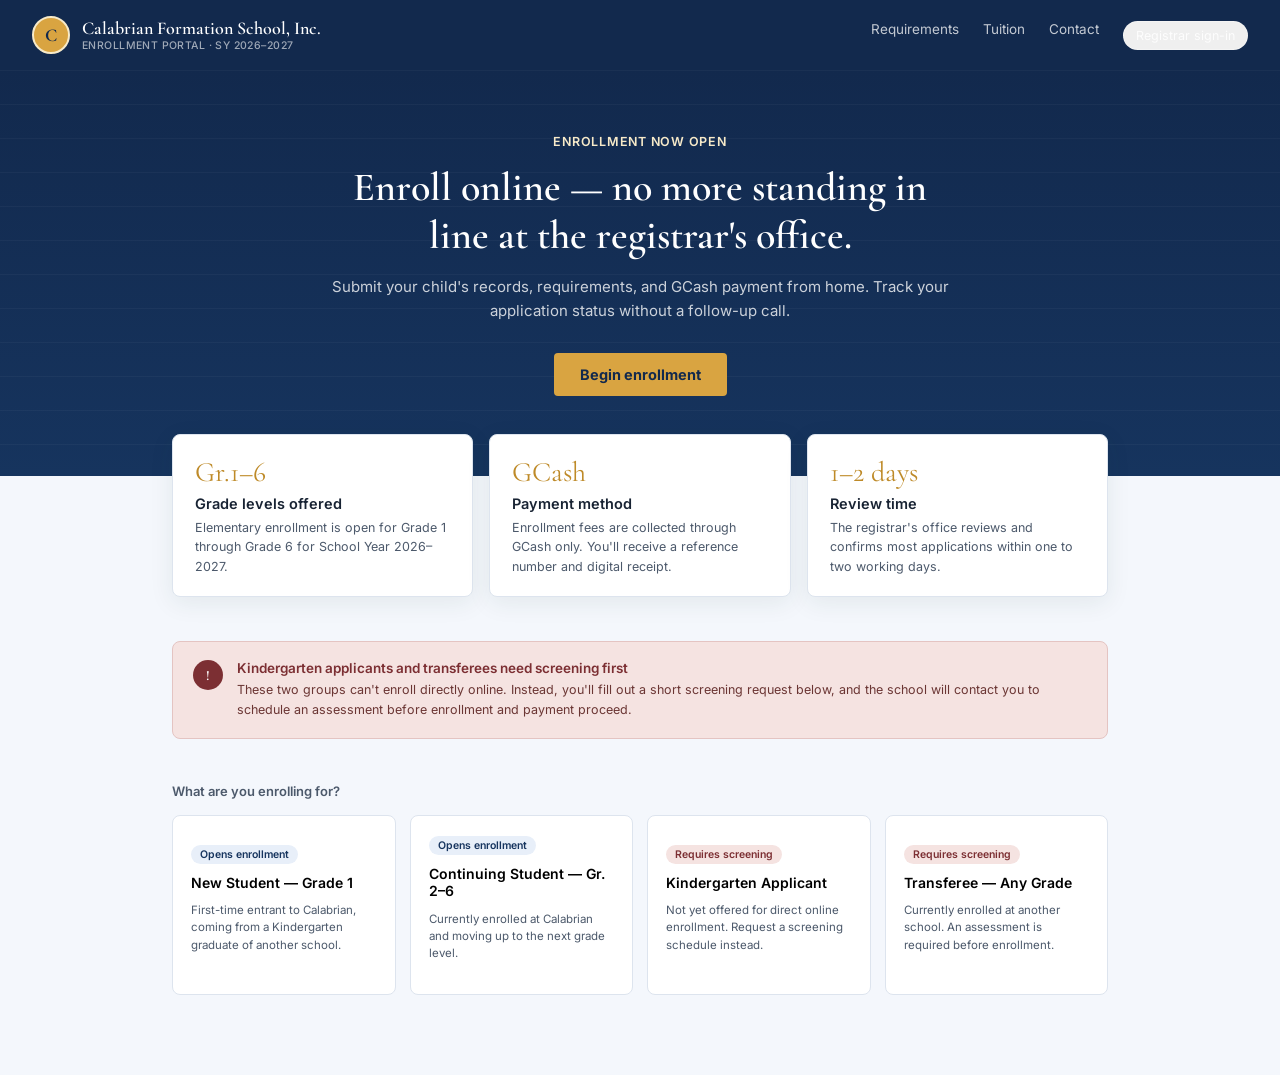
<file: MOCKUPS/Enrollment/09-20-2026/index.html>
<!DOCTYPE html>
<html lang="en">
<head>
<meta charset="UTF-8" />
<meta name="viewport" content="width=device-width, initial-scale=1.0" />
<title>Calabrian Formation School, Inc. — Enrollment System</title>
<link rel="preconnect" href="https://fonts.googleapis.com">
<link rel="preconnect" href="https://fonts.gstatic.com" crossorigin>
<link href="https://fonts.googleapis.com/css2?family=Cormorant+Garamond:wght@500;600;700&family=Inter:wght@400;500;600;700&display=swap" rel="stylesheet">
<link rel="stylesheet" href="styles.css">
</head>
<body>

<!-- =========================================================
     LANDING VIEW
     ========================================================= -->
<div data-view="landing" class="active">
  <header class="site-header">
    <div class="crest-mark">
      <div class="crest">C</div>
      <div class="school-name">Calabrian Formation School, Inc.
        <small>ENROLLMENT PORTAL · SY 2026&ndash;2027</small>
      </div>
    </div>
    <div class="header-links">
      <a href="#">Requirements</a>
      <a href="#">Tuition</a>
      <a href="#">Contact</a>
      <button class="staff-link" onclick="showView('staffLogin')">Registrar sign-in</button>
    </div>
  </header>

  <section class="hero">
    <div class="hero-inner">
      <div class="hero-eyebrow">ENROLLMENT NOW OPEN</div>
      <h1>Enroll online — no more standing in line at the registrar's office.</h1>
      <p>Submit your child's records, requirements, and GCash payment from home. Track your application status without a follow-up call.</p>
      <button class="btn-gold" onclick="scrollToTypes()">Begin enrollment</button>
    </div>
  </section>

  <div class="landing-body">
    <div class="info-cards">
      <div class="info-card">
        <div class="num">Gr.1&ndash;6</div>
        <h4>Grade levels offered</h4>
        <p>Elementary enrollment is open for Grade 1 through Grade 6 for School Year 2026&ndash;2027.</p>
      </div>
      <div class="info-card">
        <div class="num">GCash</div>
        <h4>Payment method</h4>
        <p>Enrollment fees are collected through GCash only. You'll receive a reference number and digital receipt.</p>
      </div>
      <div class="info-card">
        <div class="num">1&ndash;2 days</div>
        <h4>Review time</h4>
        <p>The registrar's office reviews and confirms most applications within one to two working days.</p>
      </div>
    </div>

    <div class="screening-flag">
      <div class="flag-icon">!</div>
      <div>
        <h4>Kindergarten applicants and transferees need screening first</h4>
        <p>These two groups can't enroll directly online. Instead, you'll fill out a short screening request below, and the school will contact you to schedule an assessment before enrollment and payment proceed.</p>
      </div>
    </div>

    <div id="type-select-anchor">
      <p class="type-select-label">What are you enrolling for?</p>
      <div class="type-grid">
        <button class="type-card" onclick="startEnrollment('new')">
          <span class="type-tag-pill open">Opens enrollment</span>
          <h4 style="margin-top:10px;">New Student — Grade 1</h4>
          <p>First-time entrant to Calabrian, coming from a Kindergarten graduate of another school.</p>
        </button>
        <button class="type-card" onclick="startEnrollment('continuing')">
          <span class="type-tag-pill open">Opens enrollment</span>
          <h4 style="margin-top:10px;">Continuing Student — Gr. 2&ndash;6</h4>
          <p>Currently enrolled at Calabrian and moving up to the next grade level.</p>
        </button>
        <button class="type-card" onclick="startScreening('kinder')">
          <span class="type-tag-pill screen">Requires screening</span>
          <h4 style="margin-top:10px;">Kindergarten Applicant</h4>
          <p>Not yet offered for direct online enrollment. Request a screening schedule instead.</p>
        </button>
        <button class="type-card" onclick="startScreening('transferee')">
          <span class="type-tag-pill screen">Requires screening</span>
          <h4 style="margin-top:10px;">Transferee — Any Grade</h4>
          <p>Currently enrolled at another school. An assessment is required before enrollment.</p>
        </button>
      </div>
    </div>
  </div>
</div>

<!-- =========================================================
     ENROLLMENT WIZARD (new / continuing)
     ========================================================= -->
<div data-view="wizard">
  <header class="site-header">
    <div class="crest-mark">
      <div class="crest">C</div>
      <div class="school-name">Calabrian Formation School, Inc.<small>ENROLLMENT APPLICATION</small></div>
    </div>
    <button class="btn-ghost" style="color:rgba(255,255,255,0.75);" onclick="showView('landing')">Save &amp; exit</button>
  </header>

  <div class="wizard-shell">
    <div class="step-tracker" id="step-tracker"></div>

    <div class="form-card">
      <!-- STEP 1 -->
      <div class="wizard-step" data-step="1">
        <h2>Student information</h2>
        <p class="form-sub" id="step1-sub">Applying as: New Student, Grade 1</p>

        <div class="fieldset-label">Learner details</div>
        <div class="row-2">
          <div class="field"><label>Last name</label><input type="text" placeholder="Dela Cruz"></div>
          <div class="field"><label>First name</label><input type="text" placeholder="Miguel"></div>
        </div>
        <div class="row-3">
          <div class="field"><label>Date of birth</label><input type="date"></div>
          <div class="field"><label>Sex</label>
            <select><option>Male</option><option>Female</option></select>
          </div>
          <div class="field"><label>Grade level</label>
            <select id="grade-select"><option>Grade 1</option></select>
          </div>
        </div>
        <div class="field"><label>Home address</label><input type="text" placeholder="123 Rizal St., Brgy. San Isidro"></div>
        <div class="field" id="lrn-field" style="display:none;">
          <label>LRN (Learner Reference Number)</label>
          <input type="text" placeholder="1234 5678 9012">
          <div class="field-hint">Only applicable for continuing or transferee students already assigned an LRN.</div>
        </div>

        <div class="wizard-actions">
          <span></span>
          <button class="btn-primary" onclick="nextStep()">Continue to guardian info</button>
        </div>
      </div>

      <!-- STEP 2 -->
      <div class="wizard-step" data-step="2" style="display:none;">
        <h2>Parent / guardian information</h2>
        <p class="form-sub">This person will be the primary contact for enrollment and billing.</p>

        <div class="fieldset-label">Primary guardian</div>
        <div class="row-2">
          <div class="field"><label>Full name</label><input type="text" placeholder="Elena Dela Cruz"></div>
          <div class="field"><label>Relationship to student</label>
            <select><option>Mother</option><option>Father</option><option>Legal guardian</option></select>
          </div>
        </div>
        <div class="row-2">
          <div class="field"><label>Mobile number</label><input type="tel" placeholder="09XX XXX XXXX"></div>
          <div class="field"><label>Email address</label><input type="email" placeholder="elena.delacruz@email.com"></div>
        </div>

        <div class="fieldset-label">Emergency contact</div>
        <div class="row-2">
          <div class="field"><label>Full name</label><input type="text" placeholder="Roberto Dela Cruz"></div>
          <div class="field"><label>Mobile number</label><input type="tel" placeholder="09XX XXX XXXX"></div>
        </div>

        <div class="wizard-actions">
          <button class="btn-ghost" onclick="prevStep()">Back</button>
          <button class="btn-primary" onclick="nextStep()">Continue to requirements</button>
        </div>
      </div>

      <!-- STEP 3 -->
      <div class="wizard-step" data-step="3" style="display:none;">
        <h2>Requirements</h2>
        <p class="form-sub">Upload clear photos or scans. Accepted formats: JPG, PNG, PDF.</p>

        <div class="upload-row">
          <div><span class="req-name">PSA birth certificate</span><span class="req-note">Original or certified true copy</span></div>
          <button class="upload-btn" onclick="toggleUpload(this)">Upload</button>
        </div>
        <div class="upload-row">
          <div><span class="req-name">Report card / Form 138</span><span class="req-note">From previous school year</span></div>
          <button class="upload-btn" onclick="toggleUpload(this)">Upload</button>
        </div>
        <div class="upload-row">
          <div><span class="req-name">Good moral certificate</span><span class="req-note">From previous school, if applicable</span></div>
          <button class="upload-btn" onclick="toggleUpload(this)">Upload</button>
        </div>
        <div class="upload-row">
          <div><span class="req-name">2x2 ID photo</span><span class="req-note">White background, taken within the last 6 months</span></div>
          <button class="upload-btn" onclick="toggleUpload(this)">Upload</button>
        </div>

        <div class="wizard-actions">
          <button class="btn-ghost" onclick="prevStep()">Back</button>
          <button class="btn-primary" onclick="nextStep()">Continue to payment</button>
        </div>
      </div>

      <!-- STEP 4 -->
      <div class="wizard-step" data-step="4" style="display:none;">
        <h2>Enrollment payment</h2>
        <p class="form-sub">Calabrian Formation School accepts enrollment payments through GCash only.</p>

        <div class="gcash-panel">
          <div class="qr-box">
            <svg width="90" height="90" viewBox="0 0 90 90" fill="none">
              <rect width="90" height="90" rx="6" fill="#F3F2EC"/>
              <g fill="#1C3B2E">
                <rect x="8" y="8" width="20" height="20"/><rect x="12" y="12" width="12" height="12" fill="#F3F2EC"/><rect x="16" y="16" width="4" height="4" fill="#1C3B2E"/>
                <rect x="62" y="8" width="20" height="20"/><rect x="66" y="12" width="12" height="12" fill="#F3F2EC"/><rect x="70" y="16" width="4" height="4" fill="#1C3B2E"/>
                <rect x="8" y="62" width="20" height="20"/><rect x="12" y="66" width="12" height="12" fill="#F3F2EC"/><rect x="16" y="70" width="4" height="4" fill="#1C3B2E"/>
                <rect x="38" y="8" width="4" height="4"/><rect x="46" y="8" width="4" height="4"/><rect x="38" y="16" width="4" height="4"/>
                <rect x="38" y="38" width="14" height="14"/><rect x="60" y="38" width="4" height="4"/><rect x="68" y="38" width="4" height="4"/>
                <rect x="38" y="60" width="4" height="4"/><rect x="46" y="60" width="4" height="4"/><rect x="60" y="60" width="14" height="14"/>
                <rect x="38" y="68" width="4" height="4"/><rect x="60" y="76" width="4" height="4"/><rect x="76" y="60" width="4" height="4"/>
              </g>
            </svg>
          </div>
          <div class="gcash-detail">
            <div class="gcash-label">SCAN TO PAY OR SEND TO</div>
            <div class="gcash-value">0917 234 5678</div>
            <div class="fee-line"><span>Enrollment fee</span><span>₱ 3,000.00</span></div>
            <div class="fee-line"><span>Books &amp; modules</span><span>₱ 1,800.00</span></div>
            <div class="fee-line"><span>Miscellaneous fee</span><span>₱ 650.00</span></div>
            <div class="fee-line total"><span>Total due</span><span>₱ 5,450.00</span></div>
          </div>
        </div>

        <div class="field"><label>GCash reference number</label><input type="text" placeholder="e.g. 0123456789012"></div>
        <div class="upload-row">
          <div><span class="req-name">Proof of payment</span><span class="req-note">Screenshot of your GCash payment confirmation</span></div>
          <button class="upload-btn" onclick="toggleUpload(this)">Upload</button>
        </div>
        <div class="gcash-only-note">
          Payments outside GCash (cash, bank deposit, checks) currently can't be processed through this portal — please coordinate with the registrar's office directly for other arrangements.
        </div>

        <div class="wizard-actions">
          <button class="btn-ghost" onclick="prevStep()">Back</button>
          <button class="btn-primary" onclick="nextStep()">Continue to review</button>
        </div>
      </div>

      <!-- STEP 5 -->
      <div class="wizard-step" data-step="5" style="display:none;">
        <h2>Review your application</h2>
        <p class="form-sub">Please check everything before submitting. You can still edit any section.</p>

        <div class="review-block">
          <h5>STUDENT</h5>
          <dl class="review-grid">
            <div><dt>Name</dt><dd>Miguel Dela Cruz</dd></div>
            <div><dt>Grade level</dt><dd id="review-grade">Grade 1</dd></div>
            <div><dt>Date of birth</dt><dd>June 14, 2020</dd></div>
            <div><dt>Address</dt><dd>Brgy. San Isidro</dd></div>
          </dl>
          <button class="review-edit" onclick="goToStep(1)">Edit</button>
        </div>

        <div class="review-block">
          <h5>GUARDIAN</h5>
          <dl class="review-grid">
            <div><dt>Name</dt><dd>Elena Dela Cruz</dd></div>
            <div><dt>Mobile</dt><dd>0917 111 2233</dd></div>
          </dl>
          <button class="review-edit" onclick="goToStep(2)">Edit</button>
        </div>

        <div class="review-block">
          <h5>PAYMENT</h5>
          <dl class="review-grid">
            <div><dt>Method</dt><dd>GCash</dd></div>
            <div><dt>Total due</dt><dd>₱5,450.00</dd></div>
          </dl>
          <button class="review-edit" onclick="goToStep(4)">Edit</button>
        </div>

        <div class="wizard-actions">
          <button class="btn-ghost" onclick="prevStep()">Back</button>
          <button class="btn-primary" onclick="submitApplication()">Submit application</button>
        </div>
      </div>
    </div>
  </div>
</div>

<!-- =========================================================
     SCREENING REQUEST (kindergarten / transferee)
     ========================================================= -->
<div data-view="screening">
  <header class="site-header">
    <div class="crest-mark">
      <div class="crest">C</div>
      <div class="school-name">Calabrian Formation School, Inc.<small>SCREENING REQUEST</small></div>
    </div>
    <button class="btn-ghost" style="color:rgba(255,255,255,0.75);" onclick="showView('landing')">Cancel</button>
  </header>

  <div class="wizard-shell" style="grid-template-columns:1fr; max-width:600px;">
    <div class="form-card">
      <h2 id="screen-title">Request a screening — Kindergarten</h2>
      <p class="form-sub" id="screen-sub">Kindergarten applicants are assessed before enrollment opens. Fill this out and the registrar's office will text you a schedule.</p>

      <div class="fieldset-label">Child's details</div>
      <div class="row-2">
        <div class="field"><label>Full name</label><input type="text" placeholder="Sofia Ramirez"></div>
        <div class="field"><label>Date of birth</label><input type="date"></div>
      </div>
      <div class="field" id="screen-prev-school" style="display:none;">
        <label>Current / previous school</label><input type="text" placeholder="St. Anne Learning Center">
      </div>
      <div class="field" id="screen-target-grade" style="display:none;">
        <label>Grade level applying for</label>
        <select><option>Grade 1</option><option>Grade 2</option><option>Grade 3</option><option>Grade 4</option><option>Grade 5</option><option>Grade 6</option></select>
      </div>

      <div class="fieldset-label">Guardian contact</div>
      <div class="row-2">
        <div class="field"><label>Guardian name</label><input type="text" placeholder="Maria Ramirez"></div>
        <div class="field"><label>Mobile number</label><input type="tel" placeholder="09XX XXX XXXX"></div>
      </div>
      <div class="field"><label>Preferred schedule</label>
        <select><option>Weekday morning</option><option>Weekday afternoon</option><option>Saturday</option></select>
      </div>

      <div class="wizard-actions">
        <button class="btn-ghost" onclick="showView('landing')">Back</button>
        <button class="btn-primary" onclick="submitScreening()">Request screening</button>
      </div>
    </div>
  </div>
</div>

<!-- =========================================================
     CONFIRMATION VIEW
     ========================================================= -->
<div data-view="confirm">
  <header class="site-header">
    <div class="crest-mark">
      <div class="crest">C</div>
      <div class="school-name">Calabrian Formation School, Inc.<small>ENROLLMENT PORTAL</small></div>
    </div>
  </header>
  <div class="confirm-shell">
    <div class="stamp">
      <svg width="30" height="30" viewBox="0 0 24 24" fill="none" stroke="currentColor" stroke-width="2.5"><path d="M5 13l4 4L19 7"/></svg>
    </div>
    <h1 id="confirm-heading">Application received</h1>
    <p id="confirm-copy">Your enrollment application has been submitted. The registrar's office will verify your payment and documents within 1&ndash;2 working days.</p>

    <div class="receipt-card">
      <div class="receipt-row"><span>Application no.</span><span>CFS-2026-04821</span></div>
      <div class="receipt-row"><span>Student</span><span id="confirm-student">Miguel Dela Cruz</span></div>
      <div class="receipt-row"><span>Grade level</span><span id="confirm-grade">Grade 1</span></div>
      <div class="receipt-row"><span>Amount paid (GCash)</span><span id="confirm-amount">₱5,450.00</span></div>
      <div class="receipt-row"><span>Status</span><span class="status-pill" id="confirm-status">Pending Verification</span></div>
    </div>

    <div class="confirm-actions">
      <button class="btn-outline" onclick="showView('landing')">Return home</button>
      <button class="btn-gold" style="color:var(--green-900);" onclick="showView('staffLogin')">View as registrar</button>
    </div>
  </div>
</div>

<!-- =========================================================
     STAFF LOGIN (simple gate)
     ========================================================= -->
<div data-view="staffLogin">
  <div class="hero" style="padding:60px 24px;">
    <div class="hero-inner" style="max-width:360px;">
      <div class="hero-eyebrow">REGISTRAR ACCESS</div>
      <h1 style="font-size:26px;">Staff sign-in</h1>
      <div style="text-align:left; margin-top:24px;">
        <div class="field"><label style="color:rgba(255,255,255,0.7);">Staff email</label><input type="email" value="registrar@calabrianfs.edu.ph"></div>
        <div class="field"><label style="color:rgba(255,255,255,0.7);">Password</label><input type="password" value="••••••••"></div>
        <button class="btn-gold" style="width:100%; margin-top:6px;" onclick="showView('staff')">Sign in</button>
      </div>
    </div>
  </div>
</div>

<!-- =========================================================
     STAFF / REGISTRAR DASHBOARD
     ========================================================= -->
<div data-view="staff">
  <div class="staff-shell">
    <header class="staff-topbar">
      <h2>Enrollment records — SY 2026&ndash;2027</h2>
      <div style="display:flex; align-items:center; gap:16px;">
        <span class="staff-user">Registrar · Aida Bautista</span>
        <button class="staff-link" style="color:var(--ink-600); border-color:var(--line);" onclick="showView('landing')">Sign out</button>
      </div>
    </header>

    <div class="staff-body">
      <div class="staff-stats">
        <div class="staff-stat">
          <div class="n">248</div>
          <div class="l">Total applications this year</div>
        </div>
        <div class="staff-stat gold">
          <div class="n">31</div>
          <div class="l">Awaiting payment verification</div>
        </div>
        <div class="staff-stat green">
          <div class="n">204</div>
          <div class="l">Approved &amp; confirmed</div>
        </div>
        <div class="staff-stat flag">
          <div class="n">13</div>
          <div class="l">Flagged for screening</div>
        </div>
      </div>

      <div class="table-toolbar">
        <div class="search-box">
          <svg width="14" height="14" viewBox="0 0 24 24" fill="none" stroke="currentColor" stroke-width="2"><circle cx="11" cy="11" r="7"/><path d="M21 21l-4.3-4.3"/></svg>
          Search by student name or application no.
        </div>
        <div class="filter-pills">
          <button class="filter-pill active">All</button>
          <button class="filter-pill">Unpaid</button>
          <button class="filter-pill">Pending review</button>
          <button class="filter-pill">Screening</button>
        </div>
      </div>

      <table class="record-table">
        <thead>
          <tr>
            <th>Student</th>
            <th>Grade</th>
            <th>Type</th>
            <th>Payment</th>
            <th>Status</th>
            <th>Submitted</th>
          </tr>
        </thead>
        <tbody id="record-rows"></tbody>
      </table>
    </div>
  </div>
</div>

<!-- record detail drawer -->
<div class="drawer-overlay" id="drawer-overlay" onclick="closeDrawer(event)">
  <div class="drawer" onclick="event.stopPropagation()">
    <button class="drawer-close" onclick="closeDrawer()">✕ Close</button>
    <h3 id="drawer-name">Miguel Dela Cruz</h3>
    <div class="drawer-lrn" id="drawer-lrn">App. No. CFS-2026-04821</div>

    <div class="drawer-section">
      <h5>APPLICATION SUMMARY</h5>
      <dl class="drawer-grid">
        <div><dt>Grade level</dt><dd id="drawer-grade">Grade 1</dd></div>
        <div><dt>Type</dt><dd id="drawer-type">New student</dd></div>
        <div><dt>Guardian</dt><dd id="drawer-guardian">Elena Dela Cruz</dd></div>
        <div><dt>Contact</dt><dd id="drawer-contact">0917 111 2233</dd></div>
      </dl>
    </div>

    <div class="drawer-section">
      <h5>PAYMENT</h5>
      <div class="doc-row">
        <span>GCash · Ref# 011223344556</span>
        <span class="doc-status" id="drawer-payment-status">Verified</span>
      </div>
    </div>

    <div class="drawer-section">
      <h5>DOCUMENTS</h5>
      <div class="doc-row"><span>PSA birth certificate</span><span class="doc-status">Uploaded</span></div>
      <div class="doc-row"><span>Report card / Form 138</span><span class="doc-status">Uploaded</span></div>
      <div class="doc-row"><span>2x2 ID photo</span><span class="doc-status">Uploaded</span></div>
    </div>

    <div class="drawer-actions">
      <button class="btn-approve">Approve enrollment</button>
      <button class="btn-flag">Flag for follow-up</button>
    </div>
  </div>
</div>

<script src="script.js"></script>

</body>
</html>
</file>
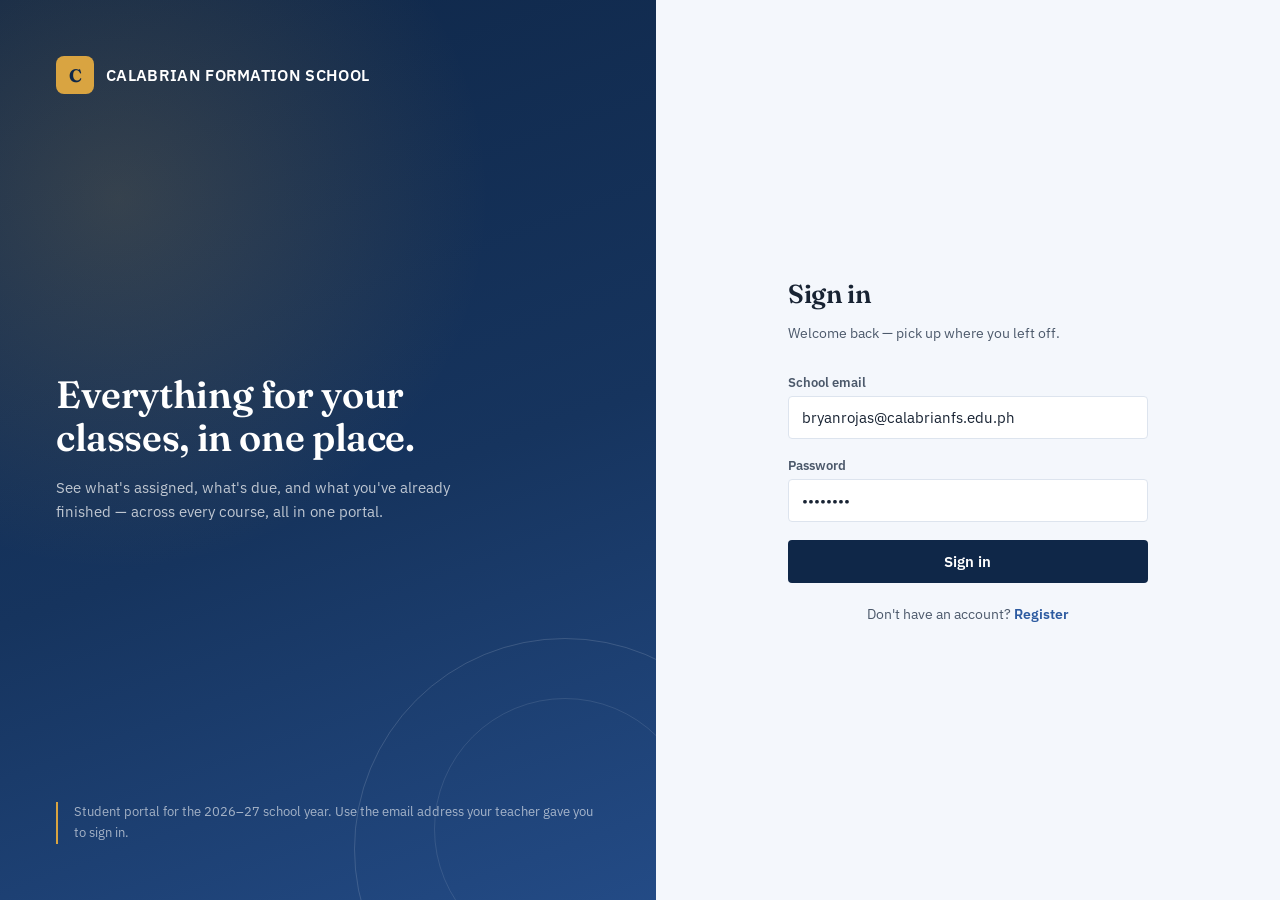
<file: MOCKUPS/LMS/09-20-2026/index.html>
<!DOCTYPE html>
<html lang="en">
<head>
<meta charset="UTF-8" />
<meta name="viewport" content="width=device-width, initial-scale=1.0" />
<title>Calabrian Formation School — Student Portal</title>
<link rel="preconnect" href="https://fonts.googleapis.com">
<link rel="preconnect" href="https://fonts.gstatic.com" crossorigin>
<link href="https://fonts.googleapis.com/css2?family=Fraunces:opsz,wght@9..144,400;9..144,500;9..144,600;9..144,700&family=IBM+Plex+Sans:wght@400;500;600;700&display=swap" rel="stylesheet">
<link rel="stylesheet" href="styles.css">
</head>
<body>

<!-- =========================================================
     AUTH VIEW
     ========================================================= -->
<div data-view="auth" class="active">
  <div class="auth-shell">
    <div class="auth-brand">
      <div class="brand-mark">
        <div class="brand-crest">C</div>
        <div class="brand-name">CALABRIAN FORMATION SCHOOL</div>
      </div>
      <div class="brand-copy">
        <h1>Everything for your classes, in one place.</h1>
        <p>See what's assigned, what's due, and what you've already finished — across every course, all in one portal.</p>
      </div>
      <div class="brand-quote">
        Student portal for the 2026–27 school year. Use the email address your teacher gave you to sign in.
      </div>
    </div>

    <div class="auth-panel">
      <!-- LOGIN -->
      <div class="auth-card" id="login-card">
        <h2>Sign in</h2>
        <p class="auth-sub">Welcome back — pick up where you left off.</p>

        <form onsubmit="return false;">
          <div class="field">
            <label for="login-email">School email</label>
            <input id="login-email" type="email" placeholder="bryanrojas@calabrianfs.edu.ph" value="bryanrojas@calabrianfs.edu.ph" />
          </div>
          <div class="field">
            <label for="login-pass">Password</label>
            <input id="login-pass" type="password" placeholder="••••••••" value="••••••••" />
          </div>
          <button class="btn-primary" onclick="showView('dashboard')">Sign in</button>
        </form>

        <div class="auth-switch">
          Don't have an account? <button onclick="toggleAuth('register')">Register</button>
        </div>
      </div>

      <!-- REGISTER -->
      <div class="auth-card" id="register-card" style="display:none;">
        <h2>Create your account</h2>
        <p class="auth-sub">Use the enrollment code from your homeroom teacher.</p>

        <div class="role-note">
          Registering as a <strong>student</strong>. Teachers and staff should use the staff portal instead.
        </div>

        <form onsubmit="return false;">
          <div class="row-2">
            <div class="field">
              <label for="reg-first">First name</label>
              <input id="reg-first" type="text" placeholder="Bryan" />
            </div>
            <div class="field">
              <label for="reg-last">Last name</label>
              <input id="reg-last" type="text" placeholder="Rojas" />
            </div>
          </div>
          <div class="field">
            <label for="reg-email">School email</label>
            <input id="reg-email" type="email" placeholder="bryanrojas@calabrianfs.edu.ph" />
          </div>
          <div class="row-2">
            <div class="field">
              <label for="reg-grade">Grade level</label>
              <select id="reg-grade">
                <option>Grade 1</option>
                <option>Grade 2</option>
                <option>Grade 3</option>
                <option>Grade 4</option>
                <option>Grade 5</option>
                <option selected>Grade 6</option>
              </select>
            </div>
            <div class="field">
              <label for="reg-code">Enrollment code</label>
              <input id="reg-code" type="text" placeholder="NBA-2026" />
            </div>
          </div>
          <div class="field">
            <label for="reg-pass">Password</label>
            <input id="reg-pass" type="password" placeholder="Create a password" />
          </div>
          <button class="btn-primary" onclick="showView('dashboard')">Create account</button>
        </form>

        <div class="auth-switch">
          Already registered? <button onclick="toggleAuth('login')">Sign in</button>
        </div>
      </div>
    </div>
  </div>
</div>

<!-- =========================================================
     DASHBOARD VIEW
     ========================================================= -->
<div data-view="dashboard">
  <div class="app-shell">
    <aside class="sidebar">
      <div class="brand-mark side">
        <div class="brand-crest">C</div>
        <div class="brand-name side">CALABRIAN</div>
      </div>
      <nav class="side-nav">
        <a class="side-item active" href="#">
          <svg width="17" height="17" viewBox="0 0 24 24" fill="none" stroke="currentColor" stroke-width="2"><rect x="3" y="3" width="7" height="7" rx="1"/><rect x="14" y="3" width="7" height="7" rx="1"/><rect x="3" y="14" width="7" height="7" rx="1"/><rect x="14" y="14" width="7" height="7" rx="1"/></svg>
          <span class="side-label">My courses</span>
        </a>
        <a class="side-item" href="#">
          <svg width="17" height="17" viewBox="0 0 24 24" fill="none" stroke="currentColor" stroke-width="2"><rect x="3" y="4" width="18" height="17" rx="2"/><path d="M8 2v4M16 2v4M3 10h18"/></svg>
          <span class="side-label">Calendar</span>
        </a>
        <a class="side-item" href="#">
          <svg width="17" height="17" viewBox="0 0 24 24" fill="none" stroke="currentColor" stroke-width="2"><path d="M9 11l3 3L22 4"/><path d="M21 12v7a2 2 0 0 1-2 2H5a2 2 0 0 1-2-2V5a2 2 0 0 1 2-2h11"/></svg>
          <span class="side-label">To-do</span>
        </a>
        <a class="side-item" href="#">
          <svg width="17" height="17" viewBox="0 0 24 24" fill="none" stroke="currentColor" stroke-width="2"><path d="M12 20V10M18 20V4M6 20v-6"/></svg>
          <span class="side-label">Grades</span>
        </a>
        <a class="side-item" href="#">
          <svg width="17" height="17" viewBox="0 0 24 24" fill="none" stroke="currentColor" stroke-width="2"><circle cx="12" cy="8" r="4"/><path d="M4 21c0-4 3.6-7 8-7s8 3 8 7"/></svg>
          <span class="side-label">Profile</span>
        </a>
      </nav>
      <div class="sidebar-foot side-label">
        Signed in as<br/>Bryan Rojas · Grade 6
      </div>
    </aside>

    <div class="main">
      <header class="topbar">
        <h2>My courses</h2>
        <div class="user-chip">
          <div style="text-align:right;">
            <div class="user-chip-name">Bryan Rojas</div>
            <div class="user-chip-role">Grade 6 · Student</div>
          </div>
          <div class="avatar">JR</div>
        </div>
      </header>

      <div class="content">
        <div class="content-head">
          <div>
            <h1>Good afternoon, Bryan</h1>
            <p>9 courses this term · school year 2026&ndash;27</p>
          </div>
        </div>

        <div class="stat-row">
          <div class="stat gold">
            <div class="n">11</div>
            <div class="l">Activities pending across all subjects</div>
          </div>
          <div class="stat blue">
            <div class="n">3</div>
            <div class="l">Due within the next 3 days</div>
          </div>
          <div class="stat">
            <div class="n">94%</div>
            <div class="l">Average completion this term</div>
          </div>
        </div>

        <p class="section-label">Enrolled subjects</p>
        <div class="course-grid">

          <button class="course-card" onclick="openCourse('ap')">
            <div class="course-card-top">
              <div class="course-icon">AP</div>
              <h3>Araling Panlipunan</h3>
              <div class="course-teacher">Ms. Domingo</div>
            </div>
            <div class="course-card-bottom">
              <span class="grade-pill">Grade 6</span>
              <span class="pending-count"><span class="dot"></span>2 pending</span>
            </div>
          </button>

          <button class="course-card" onclick="openCourse('mapeh')">
            <div class="course-card-top">
              <div class="course-icon">Ma</div>
              <h3>MAPEH</h3>
              <div class="course-teacher">Mr. Bautista</div>
            </div>
            <div class="course-card-bottom">
              <span class="grade-pill">Grade 6</span>
              <span class="pending-count"><span class="dot"></span>1 pending</span>
            </div>
          </button>

          <button class="course-card" onclick="openCourse('math')">
            <div class="course-card-top">
              <div class="course-icon">Mt</div>
              <h3>Math</h3>
              <div class="course-teacher">Mrs. Santos</div>
            </div>
            <div class="course-card-bottom">
              <span class="grade-pill">Grade 6</span>
              <span class="pending-count"><span class="dot"></span>3 pending</span>
            </div>
          </button>

          <button class="course-card" onclick="openCourse('filipino')">
            <div class="course-card-top">
              <div class="course-icon">Fi</div>
              <h3>Filipino</h3>
              <div class="course-teacher">Ms. Ramos</div>
            </div>
            <div class="course-card-bottom">
              <span class="grade-pill">Grade 6</span>
              <span class="pending-count"><span class="dot"></span>1 pending</span>
            </div>
          </button>

          <button class="course-card" onclick="openCourse('science')">
            <div class="course-card-top">
              <div class="course-icon">Sc</div>
              <h3>Science</h3>
              <div class="course-teacher">Mr. Cruz</div>
            </div>
            <div class="course-card-bottom">
              <span class="grade-pill">Grade 6</span>
              <span class="pending-count"><span class="dot"></span>2 pending</span>
            </div>
          </button>

          <button class="course-card" onclick="openCourse('tle')">
            <div class="course-card-top">
              <div class="course-icon">TL</div>
              <h3>Technical Livelihood Education</h3>
              <div class="course-teacher">Mrs. Aquino</div>
            </div>
            <div class="course-card-bottom">
              <span class="grade-pill">Grade 6</span>
              <span class="pending-count zero"><span class="dot"></span>All done</span>
            </div>
          </button>

          <button class="course-card" onclick="openCourse('computer')">
            <div class="course-card-top">
              <div class="course-icon">Co</div>
              <h3>Computer</h3>
              <div class="course-teacher">Mr. Reyes</div>
            </div>
            <div class="course-card-bottom">
              <span class="grade-pill">Grade 6</span>
              <span class="pending-count"><span class="dot"></span>1 pending</span>
            </div>
          </button>

          <button class="course-card" onclick="openCourse('cle')">
            <div class="course-card-top">
              <div class="course-icon">CL</div>
              <h3>Christian Living Education</h3>
              <div class="course-teacher">Ms. Villanueva</div>
            </div>
            <div class="course-card-bottom">
              <span class="grade-pill">Grade 6</span>
              <span class="pending-count zero"><span class="dot"></span>All done</span>
            </div>
          </button>

          <button class="course-card" onclick="openCourse('english')">
            <div class="course-card-top">
              <div class="course-icon">En</div>
              <h3>English</h3>
              <div class="course-teacher">Mrs. Whitfield</div>
            </div>
            <div class="course-card-bottom">
              <span class="grade-pill">Grade 6</span>
              <span class="pending-count"><span class="dot"></span>1 pending</span>
            </div>
          </button>

        </div>
      </div>
    </div>
  </div>
</div>

<!-- =========================================================
     COURSE DETAIL VIEW
     ========================================================= -->
<div data-view="course">
  <div class="app-shell">
    <aside class="sidebar">
      <div class="brand-mark side">
        <div class="brand-crest">C</div>
        <div class="brand-name side">CALABRIAN</div>
      </div>
      <nav class="side-nav">
        <a class="side-item active" href="#">
          <svg width="17" height="17" viewBox="0 0 24 24" fill="none" stroke="currentColor" stroke-width="2"><rect x="3" y="3" width="7" height="7" rx="1"/><rect x="14" y="3" width="7" height="7" rx="1"/><rect x="3" y="14" width="7" height="7" rx="1"/><rect x="14" y="14" width="7" height="7" rx="1"/></svg>
          <span class="side-label">My courses</span>
        </a>
        <a class="side-item" href="#">
          <svg width="17" height="17" viewBox="0 0 24 24" fill="none" stroke="currentColor" stroke-width="2"><rect x="3" y="4" width="18" height="17" rx="2"/><path d="M8 2v4M16 2v4M3 10h18"/></svg>
          <span class="side-label">Calendar</span>
        </a>
        <a class="side-item" href="#">
          <svg width="17" height="17" viewBox="0 0 24 24" fill="none" stroke="currentColor" stroke-width="2"><path d="M9 11l3 3L22 4"/><path d="M21 12v7a2 2 0 0 1-2 2H5a2 2 0 0 1-2-2V5a2 2 0 0 1 2-2h11"/></svg>
          <span class="side-label">To-do</span>
        </a>
        <a class="side-item" href="#">
          <svg width="17" height="17" viewBox="0 0 24 24" fill="none" stroke="currentColor" stroke-width="2"><path d="M12 20V10M18 20V4M6 20v-6"/></svg>
          <span class="side-label">Grades</span>
        </a>
        <a class="side-item" href="#">
          <svg width="17" height="17" viewBox="0 0 24 24" fill="none" stroke="currentColor" stroke-width="2"><circle cx="12" cy="8" r="4"/><path d="M4 21c0-4 3.6-7 8-7s8 3 8 7"/></svg>
          <span class="side-label">Profile</span>
        </a>
      </nav>
      <div class="sidebar-foot side-label">
        Signed in as<br/> Bryan Rojas · Grade 6
      </div>
    </aside>

    <div class="main">
      <header class="topbar">
        <h2 id="course-topbar-title">Course</h2>
        <div class="user-chip">
          <div style="text-align:right;">
            <div class="user-chip-name">Bryan Rojas</div>
            <div class="user-chip-role">Grade 6 · Student</div>
          </div>
          <div class="avatar">BR</div>
        </div>
      </header>

      <div class="content">
        <button class="back-link" onclick="showView('dashboard')">
          <svg width="14" height="14" viewBox="0 0 24 24" fill="none" stroke="currentColor" stroke-width="2.4"><path d="M15 18l-6-6 6-6"/></svg>
          Back to my courses
        </button>

        <div class="course-header">
          <div class="eyebrow" id="course-eyebrow">GRADE 6</div>
          <h1 id="course-title">Araling Panlipunan</h1>
          <div class="course-header-meta">
            <span id="course-teacher-line">Taught by Ms. Domingo</span>
            <span id="course-room-line">Room 6-A · Mon &amp; Wed, 9:00&ndash;9:50</span>
          </div>
        </div>

        <div class="tabs">
          <button class="tab active">Classwork</button>
          <button class="tab">Stream</button>
          <button class="tab">People</button>
        </div>

        <div class="work-columns" id="work-columns">
          <!-- filled by JS -->
        </div>
      </div>
    </div>
  </div>
</div>

<script src="script.js"></script>

</body>
</html>
</file>
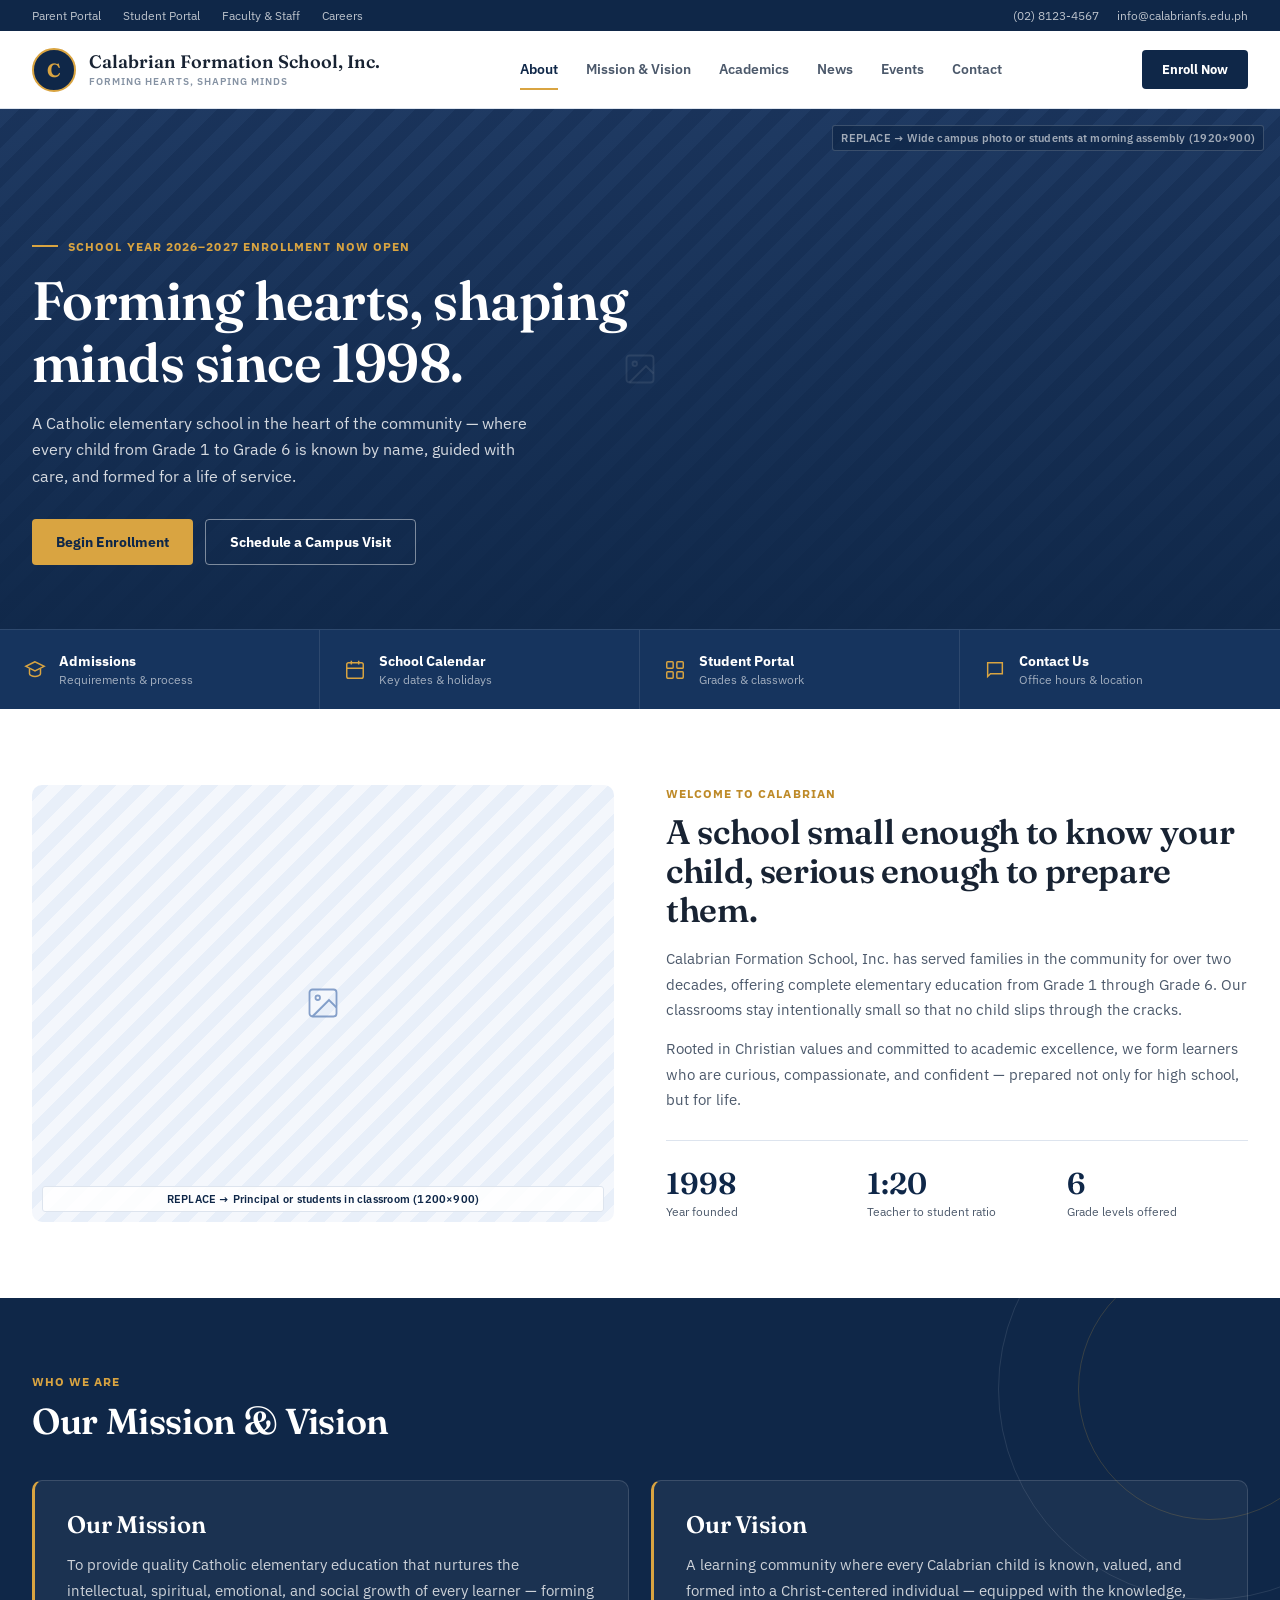
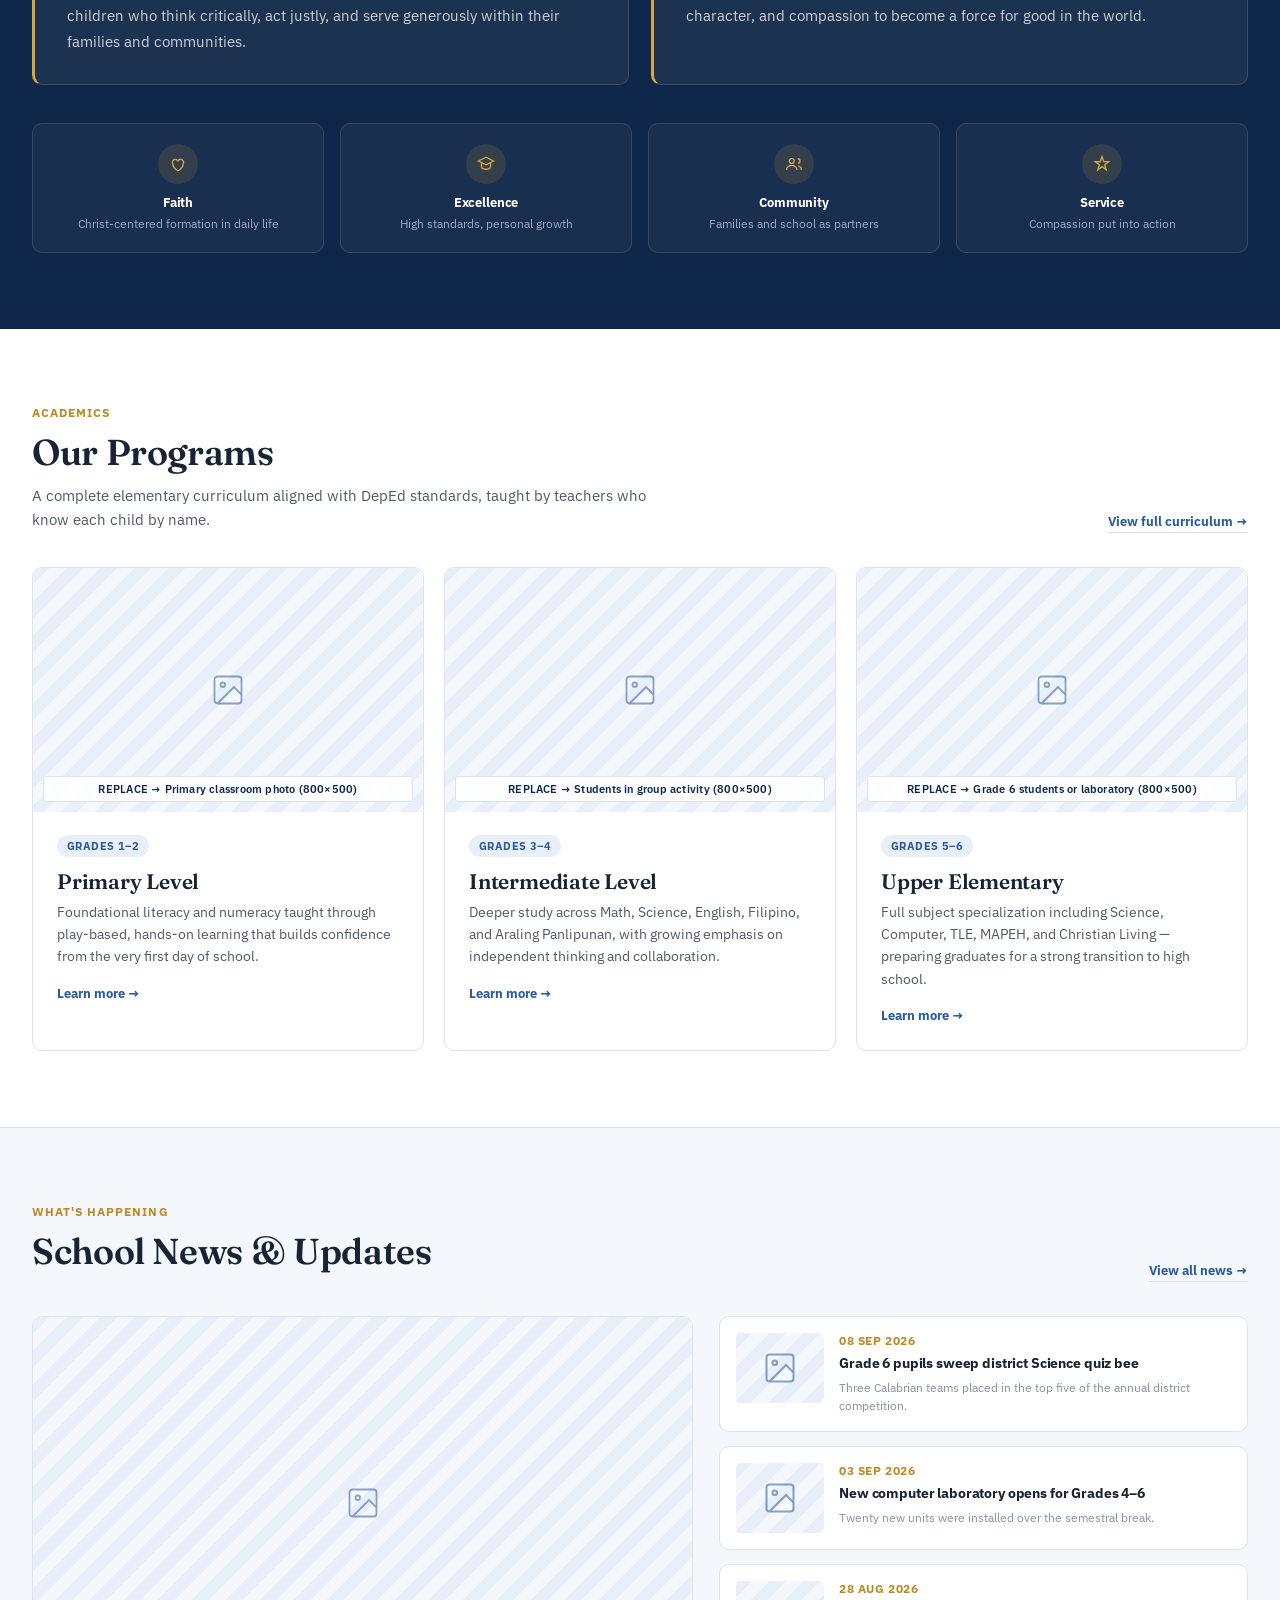
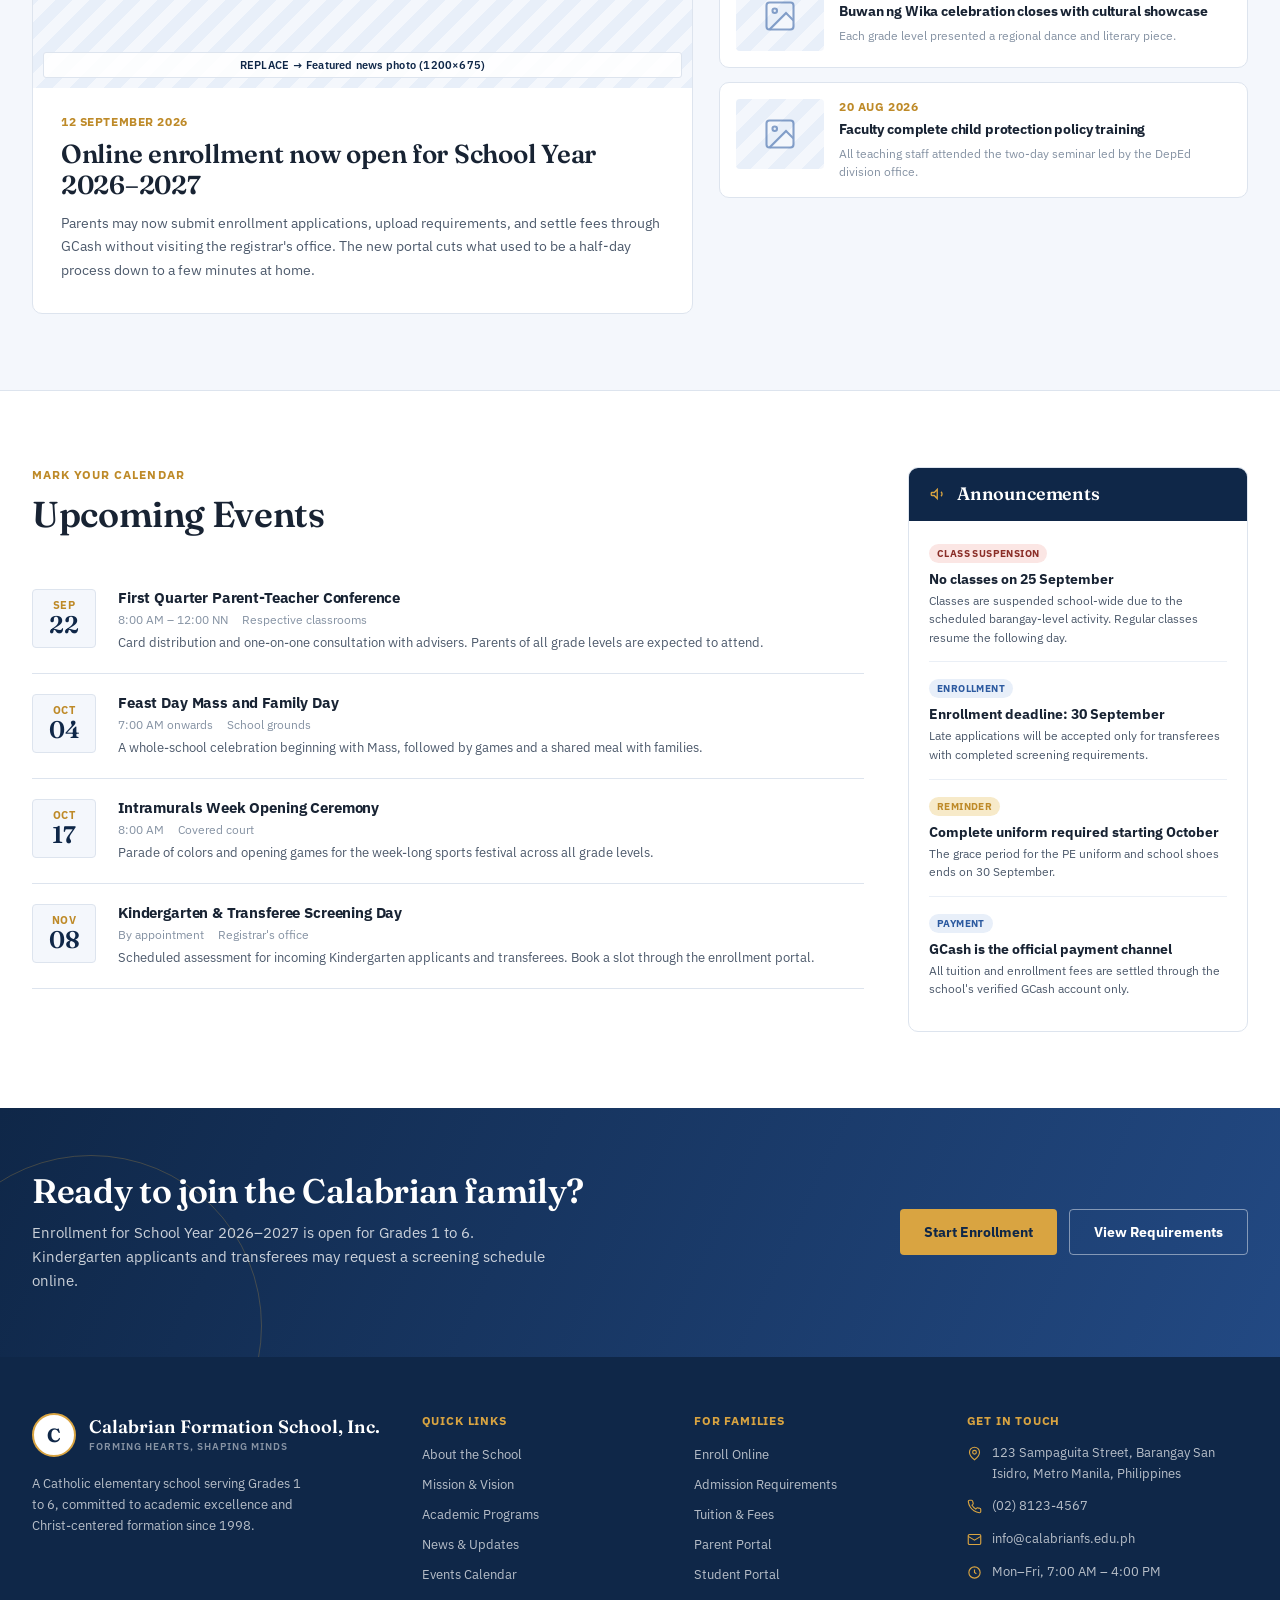
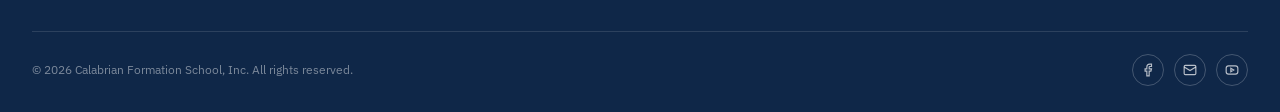
<file: MOCKUPS/Website/09-20-2026/index.html>
<!DOCTYPE html>
<html lang="en">
<head>
<meta charset="UTF-8" />
<meta name="viewport" content="width=device-width, initial-scale=1.0" />
<title>Calabrian Formation School, Inc. — Forming Hearts, Shaping Minds</title>
<link rel="preconnect" href="https://fonts.googleapis.com">
<link rel="preconnect" href="https://fonts.gstatic.com" crossorigin>
<link href="https://fonts.googleapis.com/css2?family=Fraunces:opsz,wght@9..144,400;9..144,500;9..144,600;9..144,700&family=IBM+Plex+Sans:wght@400;500;600;700&display=swap" rel="stylesheet">
<style>
  :root{
    --navy-900:#0F2748;
    --navy-800:#16345E;
    --navy-700:#1D4074;
    --blue-600:#2C5AA0;
    --blue-500:#3E71BE;
    --blue-100:#E8EFF9;
    --blue-050:#F4F7FC;
    --gold-500:#D9A441;
    --gold-600:#BE8A28;
    --gold-100:#F7EAC9;
    --white:#FFFFFF;
    --ink-900:#182333;
    --ink-600:#4C596B;
    --ink-400:#8592A3;
    --line:#DDE4EE;
    --line-soft:#EAEFF6;
    --radius-s:4px;
    --radius-m:10px;
  }
  *{box-sizing:border-box;}
  html,body{margin:0;padding:0;}
  html{scroll-behavior:smooth;}
  body{
    font-family:'IBM Plex Sans', sans-serif;
    color:var(--ink-900);
    background:var(--white);
    -webkit-font-smoothing:antialiased;
  }
  h1,h2,h3,h4{
    font-family:'Fraunces', serif;
    font-weight:600;
    margin:0;
    letter-spacing:-0.01em;
    line-height:1.15;
  }
  a{color:inherit; text-decoration:none;}
  button{font-family:inherit; cursor:pointer;}
  img,svg{display:block;}
  ::selection{background:var(--gold-100);}
  @media (prefers-reduced-motion: reduce){*{transition:none !important; animation:none !important;}}

  /* ---------- image placeholders ---------- */
  .ph{
    position:relative;
    background:
      repeating-linear-gradient(135deg, var(--blue-100) 0px, var(--blue-100) 12px, var(--blue-050) 12px, var(--blue-050) 24px);
    display:flex; align-items:center; justify-content:center;
    color:var(--blue-600);
    overflow:hidden;
  }
  .ph::after{
    content:attr(data-label);
    position:absolute;
    bottom:10px; left:10px; right:10px;
    font-family:'IBM Plex Sans',sans-serif;
    font-size:10.5px; font-weight:600; letter-spacing:0.02em;
    color:var(--navy-900);
    background:rgba(255,255,255,0.88);
    border:1px solid var(--line);
    border-radius:3px;
    padding:5px 8px;
    text-align:center;
  }
  .ph svg{width:36px; height:36px; opacity:0.55;}

  /* =========================================================
     TOP UTILITY BAR + HEADER
     ========================================================= */
  .utility-bar{
    background:var(--navy-900);
    color:rgba(255,255,255,0.72);
    font-size:12px;
    padding:8px 32px;
    display:flex; justify-content:space-between; align-items:center; gap:16px;
  }
  .utility-links{display:flex; gap:22px; flex-wrap:wrap;}
  .utility-links a:hover{color:var(--white);}
  .utility-contact{display:flex; gap:18px; flex-wrap:wrap;}
  @media (max-width:760px){.utility-contact{display:none;}}

  .site-header{
    position:sticky; top:0; z-index:50;
    background:rgba(255,255,255,0.97);
    backdrop-filter:blur(8px);
    border-bottom:1px solid var(--line);
    display:flex; align-items:center; justify-content:space-between;
    padding:0 32px; height:78px;
  }
  .crest-mark{display:flex; align-items:center; gap:13px;}
  .crest{
    width:44px; height:44px; border-radius:50%;
    background:var(--navy-900); color:var(--gold-500);
    display:flex; align-items:center; justify-content:center;
    font-family:'Fraunces',serif; font-weight:700; font-size:19px;
    border:2px solid var(--gold-500); flex-shrink:0;
  }
  .school-title{
    font-family:'Fraunces',serif; font-size:18px; font-weight:600; line-height:1.15;
  }
  .school-title small{
    display:block; font-family:'IBM Plex Sans',sans-serif;
    font-size:10px; font-weight:600; letter-spacing:0.1em;
    color:var(--ink-400); margin-top:3px;
  }
  .main-nav{display:flex; gap:28px;}
  .main-nav a{
    font-size:13.5px; font-weight:600; color:var(--ink-600);
    padding:10px 0; border-bottom:2px solid transparent;
  }
  .main-nav a:hover, .main-nav a.active{color:var(--navy-900); border-bottom-color:var(--gold-500);}
  .header-cta{
    background:var(--navy-900); color:var(--white); border:none;
    padding:11px 20px; border-radius:var(--radius-s);
    font-size:13px; font-weight:700;
    transition:background .15s ease;
  }
  .header-cta:hover{background:var(--blue-600);}
  .nav-toggle{display:none; background:none; border:none; color:var(--navy-900);}
  @media (max-width:980px){
    .main-nav{display:none;}
    .nav-toggle{display:flex;}
    .site-header{padding:0 20px;}
    .utility-bar{padding:8px 20px;}
  }

  /* =========================================================
     HERO
     ========================================================= */
  .hero{
    position:relative;
    min-height:520px;
    display:flex; align-items:flex-end;
    background:var(--navy-900);
    overflow:hidden;
  }
  .hero .ph{
    position:absolute; inset:0;
    background:
      repeating-linear-gradient(135deg, #24406B 0px, #24406B 14px, #1D3760 14px, #1D3760 28px);
    color:rgba(255,255,255,0.4);
  }
  .hero .ph::after{
    bottom:auto; top:16px; left:auto; right:16px; width:auto;
    background:rgba(15,39,72,0.75); border-color:rgba(255,255,255,0.25); color:rgba(255,255,255,0.85);
  }
  .hero-overlay{
    position:absolute; inset:0;
    background:linear-gradient(180deg, rgba(15,39,72,0.25) 0%, rgba(15,39,72,0.55) 45%, rgba(15,39,72,0.92) 100%);
  }
  .hero-inner{
    position:relative; z-index:2;
    max-width:1280px; margin:0 auto; width:100%;
    padding:60px 32px 64px;
    color:var(--white);
  }
  .hero-eyebrow{
    display:inline-flex; align-items:center; gap:10px;
    font-size:12px; font-weight:700; letter-spacing:0.09em;
    color:var(--gold-500); margin-bottom:16px;
  }
  .hero-eyebrow::before{content:""; width:26px; height:2px; background:var(--gold-500);}
  .hero h1{font-size:54px; color:var(--white); margin-bottom:16px; max-width:640px;}
  .hero p{
    font-size:16px; color:rgba(255,255,255,0.82); line-height:1.65;
    max-width:520px; margin:0 0 30px;
  }
  .hero-links{display:flex; gap:12px; flex-wrap:wrap;}
  .btn-gold{
    background:var(--gold-500); color:var(--navy-900); border:none;
    padding:13px 24px; border-radius:var(--radius-s);
    font-size:13.5px; font-weight:700;
    transition:background .15s ease;
  }
  .btn-gold:hover{background:var(--gold-600); color:var(--white);}
  .btn-ghost-light{
    background:none; color:var(--white); border:1px solid rgba(255,255,255,0.45);
    padding:13px 24px; border-radius:var(--radius-s);
    font-size:13.5px; font-weight:700;
    transition:border-color .15s ease, background .15s ease;
  }
  .btn-ghost-light:hover{border-color:var(--white); background:rgba(255,255,255,0.1);}
  @media (max-width:640px){.hero h1{font-size:36px;} .hero{min-height:440px;}}

  /* quick links strip */
  .quick-strip{
    background:var(--navy-800);
    display:grid; grid-template-columns:repeat(4,1fr);
    border-top:1px solid rgba(255,255,255,0.1);
  }
  @media (max-width:760px){.quick-strip{grid-template-columns:1fr 1fr;}}
  .quick-item{
    padding:22px 24px; color:var(--white);
    border-right:1px solid rgba(255,255,255,0.1);
    display:flex; align-items:center; gap:13px;
    transition:background .15s ease;
  }
  .quick-item:last-child{border-right:none;}
  .quick-item:hover{background:var(--navy-700);}
  .quick-item svg{color:var(--gold-500); flex-shrink:0;}
  .quick-item .qt{font-size:13.5px; font-weight:700;}
  .quick-item .qs{font-size:11.5px; color:rgba(255,255,255,0.6); margin-top:2px;}

  /* =========================================================
     SECTION SHELL
     ========================================================= */
  .section{max-width:1280px; margin:0 auto; padding:76px 32px;}
  .section-narrow{max-width:900px;}
  .eyebrow{
    font-size:11.5px; font-weight:700; letter-spacing:0.09em;
    color:var(--gold-600); margin-bottom:12px;
  }
  .section-head{margin-bottom:34px;}
  .section-head h2{font-size:36px; margin-bottom:10px;}
  .section-head p{font-size:15px; color:var(--ink-600); line-height:1.65; max-width:620px; margin:0;}
  .head-row{
    display:flex; justify-content:space-between; align-items:flex-end; gap:16px; flex-wrap:wrap;
  }
  .see-all{
    font-size:13px; font-weight:700; color:var(--blue-600);
    border-bottom:1px solid var(--line); padding-bottom:2px;
  }
  .see-all:hover{border-color:var(--blue-600);}

  /* welcome / about split */
  .split{
    display:grid; grid-template-columns:1fr 1fr; gap:52px; align-items:center;
  }
  @media (max-width:860px){.split{grid-template-columns:1fr; gap:32px;}}
  .split .ph{aspect-ratio:4/3; border-radius:var(--radius-m);}
  .split h2{font-size:34px; margin-bottom:16px;}
  .split p{font-size:14.5px; color:var(--ink-600); line-height:1.75; margin:0 0 14px;}
  .stat-inline{
    display:grid; grid-template-columns:repeat(3,1fr); gap:20px; margin-top:28px;
    padding-top:24px; border-top:1px solid var(--line);
  }
  .stat-inline .n{font-family:'Fraunces',serif; font-size:30px; font-weight:600; color:var(--navy-900);}
  .stat-inline .l{font-size:11.5px; color:var(--ink-600); margin-top:2px; line-height:1.4;}

  /* =========================================================
     MISSION / VISION
     ========================================================= */
  .mv-band{
    background:var(--navy-900);
    position:relative;
    overflow:hidden;
  }
  .mv-band::before{
    content:""; position:absolute; right:-140px; top:-120px;
    width:420px; height:420px; border-radius:50%;
    border:1px solid rgba(255,255,255,0.1);
  }
  .mv-band::after{
    content:""; position:absolute; right:-60px; top:-40px;
    width:260px; height:260px; border-radius:50%;
    border:1px solid rgba(216,164,61,0.2);
  }
  .mv-inner{
    max-width:1280px; margin:0 auto; padding:76px 32px;
    position:relative; z-index:1;
  }
  .mv-inner .eyebrow{color:var(--gold-500);}
  .mv-inner > h2{color:var(--white); font-size:36px; margin-bottom:38px;}
  .mv-grid{display:grid; grid-template-columns:1fr 1fr; gap:22px;}
  @media (max-width:860px){.mv-grid{grid-template-columns:1fr;}}
  .mv-card{
    background:rgba(255,255,255,0.05);
    border:1px solid rgba(255,255,255,0.14);
    border-left:3px solid var(--gold-500);
    border-radius:var(--radius-m);
    padding:30px 32px;
  }
  .mv-card h3{color:var(--white); font-size:24px; margin-bottom:14px;}
  .mv-card p{
    font-size:14.5px; color:rgba(255,255,255,0.78); line-height:1.75; margin:0;
  }
  .mv-values{
    display:grid; grid-template-columns:repeat(4,1fr); gap:16px; margin-top:38px;
  }
  @media (max-width:760px){.mv-values{grid-template-columns:1fr 1fr;}}
  .value-chip{
    background:rgba(255,255,255,0.04);
    border:1px solid rgba(255,255,255,0.12);
    border-radius:var(--radius-m);
    padding:20px;
    text-align:center;
  }
  .value-chip .vi{
    width:40px; height:40px; margin:0 auto 12px;
    border-radius:50%; background:rgba(216,164,61,0.14);
    display:flex; align-items:center; justify-content:center; color:var(--gold-500);
  }
  .value-chip h4{
    font-family:'IBM Plex Sans',sans-serif; font-size:13px; font-weight:700;
    color:var(--white); margin-bottom:4px;
  }
  .value-chip p{font-size:11.5px; color:rgba(255,255,255,0.6); margin:0; line-height:1.5;}

  /* =========================================================
     PROGRAMS
     ========================================================= */
  .program-grid{display:grid; grid-template-columns:repeat(3,1fr); gap:20px;}
  @media (max-width:860px){.program-grid{grid-template-columns:1fr;}}
  .program-card{
    border:1px solid var(--line); border-radius:var(--radius-m);
    overflow:hidden; background:var(--white);
    transition:border-color .15s ease, transform .12s ease, box-shadow .15s ease;
  }
  .program-card:hover{
    border-color:var(--blue-500); transform:translateY(-3px);
    box-shadow:0 10px 26px rgba(15,39,72,0.08);
  }
  .program-card .ph{aspect-ratio:16/10;}
  .program-body{padding:22px 24px 26px;}
  .grade-badge{
    display:inline-block; font-size:10.5px; font-weight:700; letter-spacing:0.04em;
    color:var(--blue-600); background:var(--blue-100);
    padding:4px 10px; border-radius:20px; margin-bottom:12px;
  }
  .program-body h3{font-size:21px; margin-bottom:8px;}
  .program-body p{font-size:13.5px; color:var(--ink-600); line-height:1.65; margin:0 0 14px;}
  .program-link{font-size:12.5px; font-weight:700; color:var(--blue-600);}
  .program-link:hover{color:var(--navy-900);}

  /* =========================================================
     NEWS
     ========================================================= */
  .news-band{background:var(--blue-050); border-top:1px solid var(--line); border-bottom:1px solid var(--line);}
  .news-layout{display:grid; grid-template-columns:1.25fr 1fr; gap:26px;}
  @media (max-width:900px){.news-layout{grid-template-columns:1fr;}}
  .news-feature{
    background:var(--white); border:1px solid var(--line); border-radius:var(--radius-m);
    overflow:hidden; display:flex; flex-direction:column;
    transition:border-color .15s ease, box-shadow .15s ease;
  }
  .news-feature:hover{border-color:var(--blue-500); box-shadow:0 10px 26px rgba(15,39,72,0.08);}
  .news-feature .ph{aspect-ratio:16/9;}
  .news-feature-body{padding:26px 28px 30px;}
  .news-date{
    font-size:11.5px; font-weight:700; letter-spacing:0.05em;
    color:var(--gold-600); margin-bottom:10px;
  }
  .news-feature-body h3{font-size:26px; margin-bottom:10px; line-height:1.2;}
  .news-feature-body p{font-size:14px; color:var(--ink-600); line-height:1.7; margin:0;}
  .news-side{display:flex; flex-direction:column; gap:14px;}
  .news-item{
    background:var(--white); border:1px solid var(--line); border-radius:var(--radius-m);
    padding:16px; display:flex; gap:15px; align-items:flex-start;
    transition:border-color .15s ease;
  }
  .news-item:hover{border-color:var(--blue-500);}
  .news-item .ph{
    width:88px; height:70px; flex-shrink:0; border-radius:var(--radius-s);
  }
  .news-item .ph::after{display:none;}
  .news-item h4{font-family:'IBM Plex Sans',sans-serif; font-size:14px; font-weight:700; line-height:1.4; margin-bottom:5px;}
  .news-item .news-date{margin-bottom:6px;}
  .news-item p{font-size:12px; color:var(--ink-400); line-height:1.5; margin:0;}

  /* =========================================================
     ANNOUNCEMENTS / EVENTS
     ========================================================= */
  .events-layout{display:grid; grid-template-columns:1fr 340px; gap:44px; align-items:start;}
  @media (max-width:900px){.events-layout{grid-template-columns:1fr;}}
  .event-row{
    display:flex; gap:22px; align-items:flex-start;
    padding:20px 0; border-bottom:1px solid var(--line);
  }
  .event-row:first-of-type{border-top:1px solid var(--line);}
  .event-date{
    flex-shrink:0; width:64px; text-align:center;
    border:1px solid var(--line); border-radius:var(--radius-s);
    padding:8px 4px; background:var(--blue-050);
  }
  .event-date .m{font-size:10.5px; font-weight:700; letter-spacing:0.06em; color:var(--gold-600);}
  .event-date .d{font-family:'Fraunces',serif; font-size:24px; font-weight:600; line-height:1.1; color:var(--navy-900);}
  .event-body h4{font-family:'IBM Plex Sans',sans-serif; font-size:15px; font-weight:700; margin-bottom:5px;}
  .event-meta{font-size:12px; color:var(--ink-400); display:flex; gap:14px; flex-wrap:wrap; margin-bottom:6px;}
  .event-body p{font-size:13px; color:var(--ink-600); line-height:1.6; margin:0;}

  .announce-box{
    border:1px solid var(--line); border-radius:var(--radius-m);
    overflow:hidden;
  }
  .announce-head{
    background:var(--navy-900); color:var(--white);
    padding:16px 20px; display:flex; align-items:center; gap:10px;
  }
  .announce-head h3{font-size:18px; color:var(--white);}
  .announce-head svg{color:var(--gold-500);}
  .announce-list{padding:6px 20px 18px;}
  .announce-item{padding:14px 0; border-bottom:1px solid var(--line-soft);}
  .announce-item:last-child{border-bottom:none;}
  .announce-item .tag{
    display:inline-block; font-size:10px; font-weight:700; letter-spacing:0.04em;
    padding:3px 8px; border-radius:20px; margin-bottom:7px;
  }
  .tag.urgent{background:#FBE6E4; color:#8A2E28;}
  .tag.info{background:var(--blue-100); color:var(--blue-600);}
  .tag.event{background:var(--gold-100); color:var(--gold-600);}
  .announce-item h5{
    font-family:'IBM Plex Sans',sans-serif; font-size:13.5px; font-weight:700; margin:0 0 4px;
  }
  .announce-item p{font-size:12px; color:var(--ink-600); line-height:1.55; margin:0;}

  /* =========================================================
     ADMISSIONS CTA
     ========================================================= */
  .cta-band{
    background:linear-gradient(115deg, var(--navy-900) 0%, var(--blue-600) 150%);
    position:relative; overflow:hidden;
  }
  .cta-band::after{
    content:""; position:absolute; left:-80px; bottom:-140px;
    width:340px; height:340px; border-radius:50%;
    border:1px solid rgba(216,164,61,0.25);
  }
  .cta-inner{
    max-width:1280px; margin:0 auto; padding:64px 32px;
    display:flex; justify-content:space-between; align-items:center; gap:28px; flex-wrap:wrap;
    position:relative; z-index:1;
  }
  .cta-inner h2{color:var(--white); font-size:34px; margin-bottom:10px;}
  .cta-inner p{font-size:14.5px; color:rgba(255,255,255,0.78); margin:0; max-width:520px; line-height:1.65;}

  /* =========================================================
     FOOTER
     ========================================================= */
  .site-footer{background:var(--navy-900); color:rgba(255,255,255,0.7); padding:56px 32px 26px;}
  .footer-grid{
    max-width:1280px; margin:0 auto;
    display:grid; grid-template-columns:1.5fr 1fr 1fr 1.2fr; gap:38px;
    padding-bottom:36px; border-bottom:1px solid rgba(255,255,255,0.12); margin-bottom:22px;
  }
  @media (max-width:860px){.footer-grid{grid-template-columns:1fr 1fr;}}
  @media (max-width:520px){.footer-grid{grid-template-columns:1fr;}}
  .footer-brand .crest{background:var(--white); color:var(--navy-900); border-color:var(--gold-500);}
  .footer-brand .school-title{color:var(--white);}
  .footer-brand .school-title small{color:rgba(255,255,255,0.5);}
  .footer-brand p{font-size:12.5px; line-height:1.7; margin:16px 0 0; max-width:280px;}
  .footer-grid h5{
    font-family:'IBM Plex Sans',sans-serif; font-size:11.5px; font-weight:700;
    letter-spacing:0.07em; color:var(--gold-500); margin:0 0 15px;
  }
  .footer-grid ul{list-style:none; margin:0; padding:0; display:flex; flex-direction:column; gap:10px;}
  .footer-grid a{font-size:13px; color:rgba(255,255,255,0.7);}
  .footer-grid a:hover{color:var(--white);}
  .contact-line{display:flex; gap:10px; align-items:flex-start; font-size:13px; line-height:1.6; margin-bottom:12px;}
  .contact-line svg{color:var(--gold-500); flex-shrink:0; margin-top:3px;}
  .footer-bottom{
    max-width:1280px; margin:0 auto;
    display:flex; justify-content:space-between; align-items:center; gap:14px; flex-wrap:wrap;
    font-size:11.5px; color:rgba(255,255,255,0.45);
  }
  .social-row{display:flex; gap:10px;}
  .social-row a{
    width:32px; height:32px; border:1px solid rgba(255,255,255,0.22); border-radius:50%;
    display:flex; align-items:center; justify-content:center; color:rgba(255,255,255,0.7);
  }
  .social-row a:hover{border-color:var(--gold-500); color:var(--gold-500);}
</style>
</head>
<body>

<!-- ============ UTILITY BAR ============ -->
<div class="utility-bar">
  <div class="utility-links">
    <a href="#">Parent Portal</a>
    <a href="#">Student Portal</a>
    <a href="#">Faculty &amp; Staff</a>
    <a href="#">Careers</a>
  </div>
  <div class="utility-contact">
    <span>(02) 8123-4567</span>
    <span>info@calabrianfs.edu.ph</span>
  </div>
</div>

<!-- ============ HEADER ============ -->
<header class="site-header">
  <a href="#" class="crest-mark">
    <div class="crest">C</div>
    <div class="school-title">Calabrian Formation School, Inc.
      <small>FORMING HEARTS, SHAPING MINDS</small>
    </div>
  </a>
  <nav class="main-nav">
    <a href="#about" class="active">About</a>
    <a href="#mission">Mission &amp; Vision</a>
    <a href="#programs">Academics</a>
    <a href="#news">News</a>
    <a href="#events">Events</a>
    <a href="#contact">Contact</a>
  </nav>
  <div style="display:flex; align-items:center; gap:12px;">
    <button class="header-cta">Enroll Now</button>
    <button class="nav-toggle" aria-label="Open menu">
      <svg width="22" height="22" viewBox="0 0 24 24" fill="none" stroke="currentColor" stroke-width="2"><path d="M4 7h16M4 12h16M4 17h16"/></svg>
    </button>
  </div>
</header>

<!-- ============ HERO ============ -->
<section class="hero">
  <div class="ph" data-label="REPLACE → Wide campus photo or students at morning assembly (1920×900)">
    <svg viewBox="0 0 24 24" fill="none" stroke="currentColor" stroke-width="1.2"><rect x="3" y="3" width="18" height="18" rx="2"/><circle cx="8.5" cy="8.5" r="1.5"/><path d="M21 15l-5-5L5 21"/></svg>
  </div>
  <div class="hero-overlay"></div>
  <div class="hero-inner">
    <div class="hero-eyebrow">SCHOOL YEAR 2026&ndash;2027 ENROLLMENT NOW OPEN</div>
    <h1>Forming hearts, shaping minds since 1998.</h1>
    <p>A Catholic elementary school in the heart of the community — where every child from Grade 1 to Grade 6 is known by name, guided with care, and formed for a life of service.</p>
    <div class="hero-links">
      <button class="btn-gold">Begin Enrollment</button>
      <button class="btn-ghost-light">Schedule a Campus Visit</button>
    </div>
  </div>
</section>

<!-- ============ QUICK STRIP ============ -->
<div class="quick-strip">
  <a class="quick-item" href="#">
    <svg width="22" height="22" viewBox="0 0 24 24" fill="none" stroke="currentColor" stroke-width="1.6"><path d="M12 3L2 8l10 5 10-5-10-5z"/><path d="M6 10.5V16c0 1.5 3 3 6 3s6-1.5 6-3v-5.5"/></svg>
    <div><div class="qt">Admissions</div><div class="qs">Requirements &amp; process</div></div>
  </a>
  <a class="quick-item" href="#">
    <svg width="22" height="22" viewBox="0 0 24 24" fill="none" stroke="currentColor" stroke-width="1.6"><rect x="3" y="4" width="18" height="17" rx="2"/><path d="M8 2v4M16 2v4M3 10h18"/></svg>
    <div><div class="qt">School Calendar</div><div class="qs">Key dates &amp; holidays</div></div>
  </a>
  <a class="quick-item" href="#">
    <svg width="22" height="22" viewBox="0 0 24 24" fill="none" stroke="currentColor" stroke-width="1.6"><rect x="3" y="3" width="7" height="7" rx="1"/><rect x="14" y="3" width="7" height="7" rx="1"/><rect x="3" y="14" width="7" height="7" rx="1"/><rect x="14" y="14" width="7" height="7" rx="1"/></svg>
    <div><div class="qt">Student Portal</div><div class="qs">Grades &amp; classwork</div></div>
  </a>
  <a class="quick-item" href="#">
    <svg width="22" height="22" viewBox="0 0 24 24" fill="none" stroke="currentColor" stroke-width="1.6"><path d="M4 4h16v12H7l-3 3V4z"/></svg>
    <div><div class="qt">Contact Us</div><div class="qs">Office hours &amp; location</div></div>
  </a>
</div>

<!-- ============ WELCOME / ABOUT ============ -->
<section class="section" id="about">
  <div class="split">
    <div class="ph" data-label="REPLACE → Principal or students in classroom (1200×900)">
      <svg viewBox="0 0 24 24" fill="none" stroke="currentColor" stroke-width="1.2"><rect x="3" y="3" width="18" height="18" rx="2"/><circle cx="8.5" cy="8.5" r="1.5"/><path d="M21 15l-5-5L5 21"/></svg>
    </div>
    <div>
      <div class="eyebrow">WELCOME TO CALABRIAN</div>
      <h2>A school small enough to know your child, serious enough to prepare them.</h2>
      <p>Calabrian Formation School, Inc. has served families in the community for over two decades, offering complete elementary education from Grade 1 through Grade 6. Our classrooms stay intentionally small so that no child slips through the cracks.</p>
      <p>Rooted in Christian values and committed to academic excellence, we form learners who are curious, compassionate, and confident — prepared not only for high school, but for life.</p>
      <div class="stat-inline">
        <div>
          <div class="n">1998</div>
          <div class="l">Year founded</div>
        </div>
        <div>
          <div class="n">1:20</div>
          <div class="l">Teacher to student ratio</div>
        </div>
        <div>
          <div class="n">6</div>
          <div class="l">Grade levels offered</div>
        </div>
      </div>
    </div>
  </div>
</section>

<!-- ============ MISSION / VISION ============ -->
<section class="mv-band" id="mission">
  <div class="mv-inner">
    <div class="eyebrow">WHO WE ARE</div>
    <h2>Our Mission &amp; Vision</h2>

    <div class="mv-grid">
      <div class="mv-card">
        <h3>Our Mission</h3>
        <p>To provide quality Catholic elementary education that nurtures the intellectual, spiritual, emotional, and social growth of every learner — forming children who think critically, act justly, and serve generously within their families and communities.</p>
      </div>
      <div class="mv-card">
        <h3>Our Vision</h3>
        <p>A learning community where every Calabrian child is known, valued, and formed into a Christ-centered individual — equipped with the knowledge, character, and compassion to become a force for good in the world.</p>
      </div>
    </div>

    <div class="mv-values">
      <div class="value-chip">
        <div class="vi">
          <svg width="18" height="18" viewBox="0 0 24 24" fill="none" stroke="currentColor" stroke-width="1.8"><path d="M12 21s-7-4.4-7-9.5A3.5 3.5 0 0 1 12 8a3.5 3.5 0 0 1 7 3.5C19 16.6 12 21 12 21z"/></svg>
        </div>
        <h4>Faith</h4>
        <p>Christ-centered formation in daily life</p>
      </div>
      <div class="value-chip">
        <div class="vi">
          <svg width="18" height="18" viewBox="0 0 24 24" fill="none" stroke="currentColor" stroke-width="1.8"><path d="M12 3L2 8l10 5 10-5-10-5z"/><path d="M6 10.5V16c0 1.5 3 3 6 3s6-1.5 6-3v-5.5"/></svg>
        </div>
        <h4>Excellence</h4>
        <p>High standards, personal growth</p>
      </div>
      <div class="value-chip">
        <div class="vi">
          <svg width="18" height="18" viewBox="0 0 24 24" fill="none" stroke="currentColor" stroke-width="1.8"><circle cx="9" cy="8" r="3.2"/><path d="M2 20c0-3.5 3.1-6 7-6s7 2.5 7 6"/><path d="M17 11a3 3 0 1 0 0-6"/><path d="M22 20c0-2.6-1.8-4.7-4.5-5.4"/></svg>
        </div>
        <h4>Community</h4>
        <p>Families and school as partners</p>
      </div>
      <div class="value-chip">
        <div class="vi">
          <svg width="18" height="18" viewBox="0 0 24 24" fill="none" stroke="currentColor" stroke-width="1.8"><path d="M12 2l2.4 6.9H21l-5.4 4 2 6.9-5.6-4.2L6.4 20l2-7-5.4-4h6.6L12 2z"/></svg>
        </div>
        <h4>Service</h4>
        <p>Compassion put into action</p>
      </div>
    </div>
  </div>
</section>

<!-- ============ PROGRAMS ============ -->
<section class="section" id="programs">
  <div class="section-head head-row">
    <div>
      <div class="eyebrow">ACADEMICS</div>
      <h2>Our Programs</h2>
      <p>A complete elementary curriculum aligned with DepEd standards, taught by teachers who know each child by name.</p>
    </div>
    <a class="see-all" href="#">View full curriculum →</a>
  </div>

  <div class="program-grid">
    <div class="program-card">
      <div class="ph" data-label="REPLACE → Primary classroom photo (800×500)">
        <svg viewBox="0 0 24 24" fill="none" stroke="currentColor" stroke-width="1.2"><rect x="3" y="3" width="18" height="18" rx="2"/><circle cx="8.5" cy="8.5" r="1.5"/><path d="M21 15l-5-5L5 21"/></svg>
      </div>
      <div class="program-body">
        <span class="grade-badge">GRADES 1&ndash;2</span>
        <h3>Primary Level</h3>
        <p>Foundational literacy and numeracy taught through play-based, hands-on learning that builds confidence from the very first day of school.</p>
        <a class="program-link" href="#">Learn more →</a>
      </div>
    </div>

    <div class="program-card">
      <div class="ph" data-label="REPLACE → Students in group activity (800×500)">
        <svg viewBox="0 0 24 24" fill="none" stroke="currentColor" stroke-width="1.2"><rect x="3" y="3" width="18" height="18" rx="2"/><circle cx="8.5" cy="8.5" r="1.5"/><path d="M21 15l-5-5L5 21"/></svg>
      </div>
      <div class="program-body">
        <span class="grade-badge">GRADES 3&ndash;4</span>
        <h3>Intermediate Level</h3>
        <p>Deeper study across Math, Science, English, Filipino, and Araling Panlipunan, with growing emphasis on independent thinking and collaboration.</p>
        <a class="program-link" href="#">Learn more →</a>
      </div>
    </div>

    <div class="program-card">
      <div class="ph" data-label="REPLACE → Grade 6 students or laboratory (800×500)">
        <svg viewBox="0 0 24 24" fill="none" stroke="currentColor" stroke-width="1.2"><rect x="3" y="3" width="18" height="18" rx="2"/><circle cx="8.5" cy="8.5" r="1.5"/><path d="M21 15l-5-5L5 21"/></svg>
      </div>
      <div class="program-body">
        <span class="grade-badge">GRADES 5&ndash;6</span>
        <h3>Upper Elementary</h3>
        <p>Full subject specialization including Science, Computer, TLE, MAPEH, and Christian Living — preparing graduates for a strong transition to high school.</p>
        <a class="program-link" href="#">Learn more →</a>
      </div>
    </div>
  </div>
</section>

<!-- ============ NEWS ============ -->
<section class="news-band" id="news">
  <div class="section">
    <div class="section-head head-row">
      <div>
        <div class="eyebrow">WHAT'S HAPPENING</div>
        <h2>School News &amp; Updates</h2>
      </div>
      <a class="see-all" href="#">View all news →</a>
    </div>

    <div class="news-layout">
      <a class="news-feature" href="#">
        <div class="ph" data-label="REPLACE → Featured news photo (1200×675)">
          <svg viewBox="0 0 24 24" fill="none" stroke="currentColor" stroke-width="1.2"><rect x="3" y="3" width="18" height="18" rx="2"/><circle cx="8.5" cy="8.5" r="1.5"/><path d="M21 15l-5-5L5 21"/></svg>
        </div>
        <div class="news-feature-body">
          <div class="news-date">12 SEPTEMBER 2026</div>
          <h3>Online enrollment now open for School Year 2026&ndash;2027</h3>
          <p>Parents may now submit enrollment applications, upload requirements, and settle fees through GCash without visiting the registrar's office. The new portal cuts what used to be a half-day process down to a few minutes at home.</p>
        </div>
      </a>

      <div class="news-side">
        <a class="news-item" href="#">
          <div class="ph"><svg viewBox="0 0 24 24" fill="none" stroke="currentColor" stroke-width="1.4"><rect x="3" y="3" width="18" height="18" rx="2"/><circle cx="8.5" cy="8.5" r="1.5"/><path d="M21 15l-5-5L5 21"/></svg></div>
          <div>
            <div class="news-date">08 SEP 2026</div>
            <h4>Grade 6 pupils sweep district Science quiz bee</h4>
            <p>Three Calabrian teams placed in the top five of the annual district competition.</p>
          </div>
        </a>
        <a class="news-item" href="#">
          <div class="ph"><svg viewBox="0 0 24 24" fill="none" stroke="currentColor" stroke-width="1.4"><rect x="3" y="3" width="18" height="18" rx="2"/><circle cx="8.5" cy="8.5" r="1.5"/><path d="M21 15l-5-5L5 21"/></svg></div>
          <div>
            <div class="news-date">03 SEP 2026</div>
            <h4>New computer laboratory opens for Grades 4&ndash;6</h4>
            <p>Twenty new units were installed over the semestral break.</p>
          </div>
        </a>
        <a class="news-item" href="#">
          <div class="ph"><svg viewBox="0 0 24 24" fill="none" stroke="currentColor" stroke-width="1.4"><rect x="3" y="3" width="18" height="18" rx="2"/><circle cx="8.5" cy="8.5" r="1.5"/><path d="M21 15l-5-5L5 21"/></svg></div>
          <div>
            <div class="news-date">28 AUG 2026</div>
            <h4>Buwan ng Wika celebration closes with cultural showcase</h4>
            <p>Each grade level presented a regional dance and literary piece.</p>
          </div>
        </a>
        <a class="news-item" href="#">
          <div class="ph"><svg viewBox="0 0 24 24" fill="none" stroke="currentColor" stroke-width="1.4"><rect x="3" y="3" width="18" height="18" rx="2"/><circle cx="8.5" cy="8.5" r="1.5"/><path d="M21 15l-5-5L5 21"/></svg></div>
          <div>
            <div class="news-date">20 AUG 2026</div>
            <h4>Faculty complete child protection policy training</h4>
            <p>All teaching staff attended the two-day seminar led by the DepEd division office.</p>
          </div>
        </a>
      </div>
    </div>
  </div>
</section>

<!-- ============ EVENTS + ANNOUNCEMENTS ============ -->
<section class="section" id="events">
  <div class="events-layout">
    <div>
      <div class="section-head">
        <div class="eyebrow">MARK YOUR CALENDAR</div>
        <h2>Upcoming Events</h2>
      </div>

      <div class="event-row">
        <div class="event-date"><div class="m">SEP</div><div class="d">22</div></div>
        <div class="event-body">
          <h4>First Quarter Parent-Teacher Conference</h4>
          <div class="event-meta"><span>8:00 AM &ndash; 12:00 NN</span><span>Respective classrooms</span></div>
          <p>Card distribution and one-on-one consultation with advisers. Parents of all grade levels are expected to attend.</p>
        </div>
      </div>

      <div class="event-row">
        <div class="event-date"><div class="m">OCT</div><div class="d">04</div></div>
        <div class="event-body">
          <h4>Feast Day Mass and Family Day</h4>
          <div class="event-meta"><span>7:00 AM onwards</span><span>School grounds</span></div>
          <p>A whole-school celebration beginning with Mass, followed by games and a shared meal with families.</p>
        </div>
      </div>

      <div class="event-row">
        <div class="event-date"><div class="m">OCT</div><div class="d">17</div></div>
        <div class="event-body">
          <h4>Intramurals Week Opening Ceremony</h4>
          <div class="event-meta"><span>8:00 AM</span><span>Covered court</span></div>
          <p>Parade of colors and opening games for the week-long sports festival across all grade levels.</p>
        </div>
      </div>

      <div class="event-row">
        <div class="event-date"><div class="m">NOV</div><div class="d">08</div></div>
        <div class="event-body">
          <h4>Kindergarten &amp; Transferee Screening Day</h4>
          <div class="event-meta"><span>By appointment</span><span>Registrar's office</span></div>
          <p>Scheduled assessment for incoming Kindergarten applicants and transferees. Book a slot through the enrollment portal.</p>
        </div>
      </div>
    </div>

    <aside class="announce-box">
      <div class="announce-head">
        <svg width="18" height="18" viewBox="0 0 24 24" fill="none" stroke="currentColor" stroke-width="1.8"><path d="M3 11v2a1 1 0 0 0 1 1h3l4 4V6L7 10H4a1 1 0 0 0-1 1z"/><path d="M16 9a4 4 0 0 1 0 6"/></svg>
        <h3>Announcements</h3>
      </div>
      <div class="announce-list">
        <div class="announce-item">
          <span class="tag urgent">CLASS SUSPENSION</span>
          <h5>No classes on 25 September</h5>
          <p>Classes are suspended school-wide due to the scheduled barangay-level activity. Regular classes resume the following day.</p>
        </div>
        <div class="announce-item">
          <span class="tag info">ENROLLMENT</span>
          <h5>Enrollment deadline: 30 September</h5>
          <p>Late applications will be accepted only for transferees with completed screening requirements.</p>
        </div>
        <div class="announce-item">
          <span class="tag event">REMINDER</span>
          <h5>Complete uniform required starting October</h5>
          <p>The grace period for the PE uniform and school shoes ends on 30 September.</p>
        </div>
        <div class="announce-item">
          <span class="tag info">PAYMENT</span>
          <h5>GCash is the official payment channel</h5>
          <p>All tuition and enrollment fees are settled through the school's verified GCash account only.</p>
        </div>
      </div>
    </aside>
  </div>
</section>

<!-- ============ ADMISSIONS CTA ============ -->
<section class="cta-band">
  <div class="cta-inner">
    <div>
      <h2>Ready to join the Calabrian family?</h2>
      <p>Enrollment for School Year 2026&ndash;2027 is open for Grades 1 to 6. Kindergarten applicants and transferees may request a screening schedule online.</p>
    </div>
    <div style="display:flex; gap:12px; flex-wrap:wrap;">
      <button class="btn-gold">Start Enrollment</button>
      <button class="btn-ghost-light">View Requirements</button>
    </div>
  </div>
</section>

<!-- ============ FOOTER ============ -->
<footer class="site-footer" id="contact">
  <div class="footer-grid">
    <div class="footer-brand">
      <div class="crest-mark">
        <div class="crest">C</div>
        <div class="school-title">Calabrian Formation School, Inc.
          <small>FORMING HEARTS, SHAPING MINDS</small>
        </div>
      </div>
      <p>A Catholic elementary school serving Grades 1 to 6, committed to academic excellence and Christ-centered formation since 1998.</p>
    </div>

    <div>
      <h5>QUICK LINKS</h5>
      <ul>
        <li><a href="#about">About the School</a></li>
        <li><a href="#mission">Mission &amp; Vision</a></li>
        <li><a href="#programs">Academic Programs</a></li>
        <li><a href="#news">News &amp; Updates</a></li>
        <li><a href="#events">Events Calendar</a></li>
      </ul>
    </div>

    <div>
      <h5>FOR FAMILIES</h5>
      <ul>
        <li><a href="#">Enroll Online</a></li>
        <li><a href="#">Admission Requirements</a></li>
        <li><a href="#">Tuition &amp; Fees</a></li>
        <li><a href="#">Parent Portal</a></li>
        <li><a href="#">Student Portal</a></li>
      </ul>
    </div>

    <div>
      <h5>GET IN TOUCH</h5>
      <div class="contact-line">
        <svg width="15" height="15" viewBox="0 0 24 24" fill="none" stroke="currentColor" stroke-width="1.8"><path d="M20 10c0 6-8 12-8 12s-8-6-8-12a8 8 0 0 1 16 0z"/><circle cx="12" cy="10" r="3"/></svg>
        <span>123 Sampaguita Street, Barangay San Isidro, Metro Manila, Philippines</span>
      </div>
      <div class="contact-line">
        <svg width="15" height="15" viewBox="0 0 24 24" fill="none" stroke="currentColor" stroke-width="1.8"><path d="M22 16.9v3a2 2 0 0 1-2.2 2 19.8 19.8 0 0 1-8.6-3.1 19.5 19.5 0 0 1-6-6A19.8 19.8 0 0 1 2.1 4.2 2 2 0 0 1 4.1 2h3a2 2 0 0 1 2 1.7c.1 1 .4 1.9.7 2.8a2 2 0 0 1-.4 2.1L8.1 9.9a16 16 0 0 0 6 6l1.3-1.3a2 2 0 0 1 2.1-.4c.9.3 1.8.6 2.8.7a2 2 0 0 1 1.7 2z"/></svg>
        <span>(02) 8123-4567</span>
      </div>
      <div class="contact-line">
        <svg width="15" height="15" viewBox="0 0 24 24" fill="none" stroke="currentColor" stroke-width="1.8"><rect x="2" y="4" width="20" height="16" rx="2"/><path d="M2 7l10 6 10-6"/></svg>
        <span>info@calabrianfs.edu.ph</span>
      </div>
      <div class="contact-line">
        <svg width="15" height="15" viewBox="0 0 24 24" fill="none" stroke="currentColor" stroke-width="1.8"><circle cx="12" cy="12" r="9"/><path d="M12 7v5l3 2"/></svg>
        <span>Mon&ndash;Fri, 7:00 AM &ndash; 4:00 PM</span>
      </div>
    </div>
  </div>

  <div class="footer-bottom">
    <span>© 2026 Calabrian Formation School, Inc. All rights reserved.</span>
    <div class="social-row">
      <a href="#" aria-label="Facebook">
        <svg width="14" height="14" viewBox="0 0 24 24" fill="none" stroke="currentColor" stroke-width="2"><path d="M18 2h-3a5 5 0 0 0-5 5v3H7v4h3v8h4v-8h3l1-4h-4V7a1 1 0 0 1 1-1h3z"/></svg>
      </a>
      <a href="#" aria-label="Email">
        <svg width="14" height="14" viewBox="0 0 24 24" fill="none" stroke="currentColor" stroke-width="2"><rect x="2" y="4" width="20" height="16" rx="2"/><path d="M2 7l10 6 10-6"/></svg>
      </a>
      <a href="#" aria-label="YouTube">
        <svg width="14" height="14" viewBox="0 0 24 24" fill="none" stroke="currentColor" stroke-width="2"><rect x="2" y="5" width="20" height="14" rx="4"/><path d="M10 9l5 3-5 3V9z"/></svg>
      </a>
    </div>
  </div>
</footer>

</body>
</html>
</file>
<file: Backend_Prototype/cfs-sis1.2/styles.css>
:root{
    --navy-900:#0F2748;
    --navy-800:#16345E;
    --navy-700:#1D4074;
    --blue-600:#2C5AA0;
    --blue-500:#3E71BE;
    --blue-100:#E8EFF9;
    --blue-050:#F4F7FC;
    --gold-500:#D9A441;
    --gold-600:#BE8A28;
    --gold-100:#F7EAC9;
    --white:#FFFFFF;
    --ink-900:#182333;
    --ink-600:#4C596B;
    --ink-400:#8592A3;
    --line:#DDE4EE;
    --line-soft:#EAEFF6;
    --radius-s:4px;
    --radius-m:10px;
  }
  *{box-sizing:border-box;}
  html,body{margin:0;padding:0;}
  html{scroll-behavior:smooth;}
  body{
    font-family:'IBM Plex Sans', sans-serif;
    color:var(--ink-900);
    background:var(--white);
    -webkit-font-smoothing:antialiased;
  }
  h1,h2,h3,h4{
    font-family:'Fraunces', serif;
    font-weight:600;
    margin:0;
    letter-spacing:-0.01em;
    line-height:1.15;
  }
  a{color:inherit; text-decoration:none;}
  button{font-family:inherit; cursor:pointer;}
  img,svg{display:block;}
  ::selection{background:var(--gold-100);}
  @media (prefers-reduced-motion: reduce){*{transition:none !important; animation:none !important;}}

  /* ---------- image placeholders ---------- */
  .ph{
    position:relative;
    background:
      repeating-linear-gradient(135deg, var(--blue-100) 0px, var(--blue-100) 12px, var(--blue-050) 12px, var(--blue-050) 24px);
    display:flex; align-items:center; justify-content:center;
    color:var(--blue-600);
    overflow:hidden;
  }
  .ph::after{
    content:attr(data-label);
    position:absolute;
    bottom:10px; left:10px; right:10px;
    font-family:'IBM Plex Sans',sans-serif;
    font-size:10.5px; font-weight:600; letter-spacing:0.02em;
    color:var(--navy-900);
    background:rgba(255,255,255,0.88);
    border:1px solid var(--line);
    border-radius:3px;
    padding:5px 8px;
    text-align:center;
  }
  .ph svg{width:36px; height:36px; opacity:0.55;}

  /* =========================================================
     TOP UTILITY BAR + HEADER
     ========================================================= */
  .utility-bar{
    background:var(--navy-900);
    color:rgba(255,255,255,0.72);
    font-size:12px;
    padding:8px 32px;
    display:flex; justify-content:space-between; align-items:center; gap:16px;
  }
  .utility-links{display:flex; gap:22px; flex-wrap:wrap;}
  .utility-links a:hover{color:var(--white);}
  .utility-contact{display:flex; gap:18px; flex-wrap:wrap;}
  @media (max-width:760px){.utility-contact{display:none;}}

  .site-header{
    position:sticky; top:0; z-index:50;
    background:rgba(255,255,255,0.97);
    backdrop-filter:blur(8px);
    border-bottom:1px solid var(--line);
    display:flex; align-items:center; justify-content:space-between;
    padding:0 32px; height:78px;
  }
  .crest-mark{display:flex; align-items:center; gap:13px;}
  .crest{
    width:44px; height:44px; border-radius:50%;
    background:var(--navy-900); color:var(--gold-500);
    display:flex; align-items:center; justify-content:center;
    font-family:'Fraunces',serif; font-weight:700; font-size:19px;
    border:2px solid var(--gold-500); flex-shrink:0;
  }
  .school-title{
    font-family:'Fraunces',serif; font-size:18px; font-weight:600; line-height:1.15;
  }
  .school-title small{
    display:block; font-family:'IBM Plex Sans',sans-serif;
    font-size:10px; font-weight:600; letter-spacing:0.1em;
    color:var(--ink-400); margin-top:3px;
  }
  .main-nav{display:flex; gap:28px;}
  .main-nav a{
    font-size:13.5px; font-weight:600; color:var(--ink-600);
    padding:10px 0; border-bottom:2px solid transparent;
  }
  .main-nav a:hover, .main-nav a.active{color:var(--navy-900); border-bottom-color:var(--gold-500);}
  .header-cta{
    background:var(--navy-900); color:var(--white); border:none;
    padding:11px 20px; border-radius:var(--radius-s);
    font-size:13px; font-weight:700;
    transition:background .15s ease;
  }
  .header-cta:hover{background:var(--blue-600);}
  .nav-toggle{display:none; background:none; border:none; color:var(--navy-900);}
  @media (max-width:980px){
    .main-nav{display:none;}
    .nav-toggle{display:flex;}
    .site-header{padding:0 20px;}
    .utility-bar{padding:8px 20px;}
  }

  /* =========================================================
     HERO
     ========================================================= */
  .hero{
    position:relative;
    min-height:520px;
    display:flex; align-items:flex-end;
    background:var(--navy-900);
    overflow:hidden;
  }
  .hero .ph{
    position:absolute; inset:0;
    background:
      repeating-linear-gradient(135deg, #24406B 0px, #24406B 14px, #1D3760 14px, #1D3760 28px);
    color:rgba(255,255,255,0.4);
  }
  .hero .ph::after{
    bottom:auto; top:16px; left:auto; right:16px; width:auto;
    background:rgba(15,39,72,0.75); border-color:rgba(255,255,255,0.25); color:rgba(255,255,255,0.85);
  }
  .hero-overlay{
    position:absolute; inset:0;
    background:linear-gradient(180deg, rgba(15,39,72,0.25) 0%, rgba(15,39,72,0.55) 45%, rgba(15,39,72,0.92) 100%);
  }
  .hero-inner{
    position:relative; z-index:2;
    max-width:1280px; margin:0 auto; width:100%;
    padding:60px 32px 64px;
    color:var(--white);
  }
  .hero-eyebrow{
    display:inline-flex; align-items:center; gap:10px;
    font-size:12px; font-weight:700; letter-spacing:0.09em;
    color:var(--gold-500); margin-bottom:16px;
  }
  .hero-eyebrow::before{content:""; width:26px; height:2px; background:var(--gold-500);}
  .hero h1{font-size:54px; color:var(--white); margin-bottom:16px; max-width:640px;}
  .hero p{
    font-size:16px; color:rgba(255,255,255,0.82); line-height:1.65;
    max-width:520px; margin:0 0 30px;
  }
  .hero-links{display:flex; gap:12px; flex-wrap:wrap;}
  .btn-gold{
    background:var(--gold-500); color:var(--navy-900); border:none;
    padding:13px 24px; border-radius:var(--radius-s);
    font-size:13.5px; font-weight:700;
    transition:background .15s ease;
  }
  .btn-gold:hover{background:var(--gold-600); color:var(--white);}
  .btn-ghost-light{
    background:none; color:var(--white); border:1px solid rgba(255,255,255,0.45);
    padding:13px 24px; border-radius:var(--radius-s);
    font-size:13.5px; font-weight:700;
    transition:border-color .15s ease, background .15s ease;
  }
  .btn-ghost-light:hover{border-color:var(--white); background:rgba(255,255,255,0.1);}
  @media (max-width:640px){.hero h1{font-size:36px;} .hero{min-height:440px;}}

  /* quick links strip */
  .quick-strip{
    background:var(--navy-800);
    display:grid; grid-template-columns:repeat(4,1fr);
    border-top:1px solid rgba(255,255,255,0.1);
  }
  @media (max-width:760px){.quick-strip{grid-template-columns:1fr 1fr;}}
  .quick-item{
    padding:22px 24px; color:var(--white);
    border-right:1px solid rgba(255,255,255,0.1);
    display:flex; align-items:center; gap:13px;
    transition:background .15s ease;
  }
  .quick-item:last-child{border-right:none;}
  .quick-item:hover{background:var(--navy-700);}
  .quick-item svg{color:var(--gold-500); flex-shrink:0;}
  .quick-item .qt{font-size:13.5px; font-weight:700;}
  .quick-item .qs{font-size:11.5px; color:rgba(255,255,255,0.6); margin-top:2px;}

  /* =========================================================
     SECTION SHELL
     ========================================================= */
  .section{max-width:1280px; margin:0 auto; padding:76px 32px;}
  .section-narrow{max-width:900px;}
  .eyebrow{
    font-size:11.5px; font-weight:700; letter-spacing:0.09em;
    color:var(--gold-600); margin-bottom:12px;
  }
  .section-head{margin-bottom:34px;}
  .section-head h2{font-size:36px; margin-bottom:10px;}
  .section-head p{font-size:15px; color:var(--ink-600); line-height:1.65; max-width:620px; margin:0;}
  .head-row{
    display:flex; justify-content:space-between; align-items:flex-end; gap:16px; flex-wrap:wrap;
  }
  .see-all{
    font-size:13px; font-weight:700; color:var(--blue-600);
    border-bottom:1px solid var(--line); padding-bottom:2px;
  }
  .see-all:hover{border-color:var(--blue-600);}

  /* welcome / about split */
  .split{
    display:grid; grid-template-columns:1fr 1fr; gap:52px; align-items:center;
  }
  @media (max-width:860px){.split{grid-template-columns:1fr; gap:32px;}}
  .split .ph{aspect-ratio:4/3; border-radius:var(--radius-m);}
  .split h2{font-size:34px; margin-bottom:16px;}
  .split p{font-size:14.5px; color:var(--ink-600); line-height:1.75; margin:0 0 14px;}
  .stat-inline{
    display:grid; grid-template-columns:repeat(3,1fr); gap:20px; margin-top:28px;
    padding-top:24px; border-top:1px solid var(--line);
  }
  .stat-inline .n{font-family:'Fraunces',serif; font-size:30px; font-weight:600; color:var(--navy-900);}
  .stat-inline .l{font-size:11.5px; color:var(--ink-600); margin-top:2px; line-height:1.4;}

  /* =========================================================
     MISSION / VISION
     ========================================================= */
  .mv-band{
    background:var(--navy-900);
    position:relative;
    overflow:hidden;
  }
  .mv-band::before{
    content:""; position:absolute; right:-140px; top:-120px;
    width:420px; height:420px; border-radius:50%;
    border:1px solid rgba(255,255,255,0.1);
  }
  .mv-band::after{
    content:""; position:absolute; right:-60px; top:-40px;
    width:260px; height:260px; border-radius:50%;
    border:1px solid rgba(216,164,61,0.2);
  }
  .mv-inner{
    max-width:1280px; margin:0 auto; padding:76px 32px;
    position:relative; z-index:1;
  }
  .mv-inner .eyebrow{color:var(--gold-500);}
  .mv-inner > h2{color:var(--white); font-size:36px; margin-bottom:38px;}
  .mv-grid{display:grid; grid-template-columns:1fr 1fr; gap:22px;}
  @media (max-width:860px){.mv-grid{grid-template-columns:1fr;}}
  .mv-card{
    background:rgba(255,255,255,0.05);
    border:1px solid rgba(255,255,255,0.14);
    border-left:3px solid var(--gold-500);
    border-radius:var(--radius-m);
    padding:30px 32px;
  }
  .mv-card h3{color:var(--white); font-size:24px; margin-bottom:14px;}
  .mv-card p{
    font-size:14.5px; color:rgba(255,255,255,0.78); line-height:1.75; margin:0;
  }
  .mv-values{
    display:grid; grid-template-columns:repeat(4,1fr); gap:16px; margin-top:38px;
  }
  @media (max-width:760px){.mv-values{grid-template-columns:1fr 1fr;}}
  .value-chip{
    background:rgba(255,255,255,0.04);
    border:1px solid rgba(255,255,255,0.12);
    border-radius:var(--radius-m);
    padding:20px;
    text-align:center;
  }
  .value-chip .vi{
    width:40px; height:40px; margin:0 auto 12px;
    border-radius:50%; background:rgba(216,164,61,0.14);
    display:flex; align-items:center; justify-content:center; color:var(--gold-500);
  }
  .value-chip h4{
    font-family:'IBM Plex Sans',sans-serif; font-size:13px; font-weight:700;
    color:var(--white); margin-bottom:4px;
  }
  .value-chip p{font-size:11.5px; color:rgba(255,255,255,0.6); margin:0; line-height:1.5;}

  /* =========================================================
     PROGRAMS
     ========================================================= */
  .program-grid{display:grid; grid-template-columns:repeat(3,1fr); gap:20px;}
  @media (max-width:860px){.program-grid{grid-template-columns:1fr;}}
  .program-card{
    border:1px solid var(--line); border-radius:var(--radius-m);
    overflow:hidden; background:var(--white);
    transition:border-color .15s ease, transform .12s ease, box-shadow .15s ease;
  }
  .program-card:hover{
    border-color:var(--blue-500); transform:translateY(-3px);
    box-shadow:0 10px 26px rgba(15,39,72,0.08);
  }
  .program-card .ph{aspect-ratio:16/10;}
  .program-body{padding:22px 24px 26px;}
  .grade-badge{
    display:inline-block; font-size:10.5px; font-weight:700; letter-spacing:0.04em;
    color:var(--blue-600); background:var(--blue-100);
    padding:4px 10px; border-radius:20px; margin-bottom:12px;
  }
  .program-body h3{font-size:21px; margin-bottom:8px;}
  .program-body p{font-size:13.5px; color:var(--ink-600); line-height:1.65; margin:0 0 14px;}
  .program-link{font-size:12.5px; font-weight:700; color:var(--blue-600);}
  .program-link:hover{color:var(--navy-900);}

  /* =========================================================
     NEWS
     ========================================================= */
  .news-band{background:var(--blue-050); border-top:1px solid var(--line); border-bottom:1px solid var(--line);}
  .news-layout{display:grid; grid-template-columns:1.25fr 1fr; gap:26px;}
  @media (max-width:900px){.news-layout{grid-template-columns:1fr;}}
  .news-feature{
    background:var(--white); border:1px solid var(--line); border-radius:var(--radius-m);
    overflow:hidden; display:flex; flex-direction:column;
    transition:border-color .15s ease, box-shadow .15s ease;
  }
  .news-feature:hover{border-color:var(--blue-500); box-shadow:0 10px 26px rgba(15,39,72,0.08);}
  .news-feature .ph{aspect-ratio:16/9;}
  .news-feature-body{padding:26px 28px 30px;}
  .news-date{
    font-size:11.5px; font-weight:700; letter-spacing:0.05em;
    color:var(--gold-600); margin-bottom:10px;
  }
  .news-feature-body h3{font-size:26px; margin-bottom:10px; line-height:1.2;}
  .news-feature-body p{font-size:14px; color:var(--ink-600); line-height:1.7; margin:0;}
  .news-side{display:flex; flex-direction:column; gap:14px;}
  .news-item{
    background:var(--white); border:1px solid var(--line); border-radius:var(--radius-m);
    padding:16px; display:flex; gap:15px; align-items:flex-start;
    transition:border-color .15s ease;
  }
  .news-item:hover{border-color:var(--blue-500);}
  .news-item .ph{
    width:88px; height:70px; flex-shrink:0; border-radius:var(--radius-s);
  }
  .news-item .ph::after{display:none;}
  .news-item h4{font-family:'IBM Plex Sans',sans-serif; font-size:14px; font-weight:700; line-height:1.4; margin-bottom:5px;}
  .news-item .news-date{margin-bottom:6px;}
  .news-item p{font-size:12px; color:var(--ink-400); line-height:1.5; margin:0;}

  /* =========================================================
     ANNOUNCEMENTS / EVENTS
     ========================================================= */
  .events-layout{display:grid; grid-template-columns:1fr 340px; gap:44px; align-items:start;}
  @media (max-width:900px){.events-layout{grid-template-columns:1fr;}}
  .event-row{
    display:flex; gap:22px; align-items:flex-start;
    padding:20px 0; border-bottom:1px solid var(--line);
  }
  .event-row:first-of-type{border-top:1px solid var(--line);}
  .event-date{
    flex-shrink:0; width:64px; text-align:center;
    border:1px solid var(--line); border-radius:var(--radius-s);
    padding:8px 4px; background:var(--blue-050);
  }
  .event-date .m{font-size:10.5px; font-weight:700; letter-spacing:0.06em; color:var(--gold-600);}
  .event-date .d{font-family:'Fraunces',serif; font-size:24px; font-weight:600; line-height:1.1; color:var(--navy-900);}
  .event-body h4{font-family:'IBM Plex Sans',sans-serif; font-size:15px; font-weight:700; margin-bottom:5px;}
  .event-meta{font-size:12px; color:var(--ink-400); display:flex; gap:14px; flex-wrap:wrap; margin-bottom:6px;}
  .event-body p{font-size:13px; color:var(--ink-600); line-height:1.6; margin:0;}

  .announce-box{
    border:1px solid var(--line); border-radius:var(--radius-m);
    overflow:hidden;
  }
  .announce-head{
    background:var(--navy-900); color:var(--white);
    padding:16px 20px; display:flex; align-items:center; gap:10px;
  }
  .announce-head h3{font-size:18px; color:var(--white);}
  .announce-head svg{color:var(--gold-500);}
  .announce-list{padding:6px 20px 18px;}
  .announce-item{padding:14px 0; border-bottom:1px solid var(--line-soft);}
  .announce-item:last-child{border-bottom:none;}
  .announce-item .tag{
    display:inline-block; font-size:10px; font-weight:700; letter-spacing:0.04em;
    padding:3px 8px; border-radius:20px; margin-bottom:7px;
  }
  .tag.urgent{background:#FBE6E4; color:#8A2E28;}
  .tag.info{background:var(--blue-100); color:var(--blue-600);}
  .tag.event{background:var(--gold-100); color:var(--gold-600);}
  .announce-item h5{
    font-family:'IBM Plex Sans',sans-serif; font-size:13.5px; font-weight:700; margin:0 0 4px;
  }
  .announce-item p{font-size:12px; color:var(--ink-600); line-height:1.55; margin:0;}

  /* =========================================================
     ADMISSIONS CTA
     ========================================================= */
  .cta-band{
    background:linear-gradient(115deg, var(--navy-900) 0%, var(--blue-600) 150%);
    position:relative; overflow:hidden;
  }
  .cta-band::after{
    content:""; position:absolute; left:-80px; bottom:-140px;
    width:340px; height:340px; border-radius:50%;
    border:1px solid rgba(216,164,61,0.25);
  }
  .cta-inner{
    max-width:1280px; margin:0 auto; padding:64px 32px;
    display:flex; justify-content:space-between; align-items:center; gap:28px; flex-wrap:wrap;
    position:relative; z-index:1;
  }
  .cta-inner h2{color:var(--white); font-size:34px; margin-bottom:10px;}
  .cta-inner p{font-size:14.5px; color:rgba(255,255,255,0.78); margin:0; max-width:520px; line-height:1.65;}

  /* =========================================================
     FOOTER
     ========================================================= */
  .site-footer{background:var(--navy-900); color:rgba(255,255,255,0.7); padding:56px 32px 26px;}
  .footer-grid{
    max-width:1280px; margin:0 auto;
    display:grid; grid-template-columns:1.5fr 1fr 1fr 1.2fr; gap:38px;
    padding-bottom:36px; border-bottom:1px solid rgba(255,255,255,0.12); margin-bottom:22px;
  }
  @media (max-width:860px){.footer-grid{grid-template-columns:1fr 1fr;}}
  @media (max-width:520px){.footer-grid{grid-template-columns:1fr;}}
  .footer-brand .crest{background:var(--white); color:var(--navy-900); border-color:var(--gold-500);}
  .footer-brand .school-title{color:var(--white);}
  .footer-brand .school-title small{color:rgba(255,255,255,0.5);}
  .footer-brand p{font-size:12.5px; line-height:1.7; margin:16px 0 0; max-width:280px;}
  .footer-grid h5{
    font-family:'IBM Plex Sans',sans-serif; font-size:11.5px; font-weight:700;
    letter-spacing:0.07em; color:var(--gold-500); margin:0 0 15px;
  }
  .footer-grid ul{list-style:none; margin:0; padding:0; display:flex; flex-direction:column; gap:10px;}
  .footer-grid a{font-size:13px; color:rgba(255,255,255,0.7);}
  .footer-grid a:hover{color:var(--white);}
  .contact-line{display:flex; gap:10px; align-items:flex-start; font-size:13px; line-height:1.6; margin-bottom:12px;}
  .contact-line svg{color:var(--gold-500); flex-shrink:0; margin-top:3px;}
  .footer-bottom{
    max-width:1280px; margin:0 auto;
    display:flex; justify-content:space-between; align-items:center; gap:14px; flex-wrap:wrap;
    font-size:11.5px; color:rgba(255,255,255,0.45);
  }
  .social-row{display:flex; gap:10px;}
  .social-row a{
    width:32px; height:32px; border:1px solid rgba(255,255,255,0.22); border-radius:50%;
    display:flex; align-items:center; justify-content:center; color:rgba(255,255,255,0.7);
  }
  .social-row a:hover{border-color:var(--gold-500); color:var(--gold-500);}


  /* ===== enrollment system ===== */
:root{
    --green-900:#0F2748;
    --green-800:#16345E;
    --green-600:#2C5AA0;
    --green-100:#E8EFF9;
    --cream-050:#F4F7FC;
    --white:#FFFFFF;
    --gold-600:#D9A441;
    --gold-700:#BE8A28;
    --gold-100:#F7EAC9;
    --maroon-600:#7C2F33;
    --maroon-100:#F5E3E1;
    --ink-900:#182333;
    --ink-600:#4C596B;
    --ink-400:#8592A3;
    --line:#DDE4EE;
    --line-soft:#EAEFF6;
    --radius-s:4px;
    --radius-m:8px;
  }
  *{box-sizing:border-box;}
  html,body{margin:0;padding:0;}
  body{
    font-family:'IBM Plex Sans', sans-serif;
    color:var(--ink-900);
    -webkit-font-smoothing:antialiased;
  }
  h1,h2,h3,h4{
    font-family:'Fraunces', serif;
    font-weight:600;
    margin:0;
  }
  a{color:inherit;text-decoration:none;}
  button{font-family:inherit;cursor:pointer;}
  [data-view]{display:none;}
  [data-view].active{display:block;}
  @media (prefers-reduced-motion: reduce){*{transition:none !important; animation:none !important;}}

  /* ---------- shared chrome ---------- */
  .portal-header{
    background:var(--green-900);
    color:var(--white);
    padding:16px 32px;
    display:flex;
    align-items:center;
    justify-content:space-between;
  }
  .portal-crest-mark{
    display:flex;align-items:center;gap:12px;
  }
  .portal-crest{
    width:38px;height:38px;
    border-radius:50%;
    background:var(--gold-600);
    color:var(--green-900);
    display:flex;align-items:center;justify-content:center;
    font-family:'Fraunces',serif;
    font-weight:700;font-size:18px;
    border:2px solid var(--gold-100);
  }
  .school-name{
    font-family:'Fraunces',serif;
    font-size:18px;
    font-weight:600;
    line-height:1.2;
  }
  .school-name small{
    display:block;
    font-family:'IBM Plex Sans',sans-serif;
    font-size:10.5px;
    font-weight:500;
    letter-spacing:0.04em;
    color:rgba(255,255,255,0.6);
  }
  .header-links{
    display:flex; gap:24px; font-size:13.5px; color:rgba(255,255,255,0.75);
  }
  .header-links a:hover{color:var(--white);}
  .staff-link{
    font-size:12.5px;
    border:1px solid rgba(255,255,255,0.28);
    padding:6px 12px;
    border-radius:20px;
    color:rgba(255,255,255,0.85);
  }
  .staff-link:hover{border-color:var(--gold-600); color:var(--gold-100);}

  /* =========================================================
     LANDING VIEW
     ========================================================= */
  .eh-hero{
    background:
      linear-gradient(180deg, var(--green-900) 0%, var(--green-800) 100%);
    color:var(--white);
    padding:64px 32px 80px;
    text-align:center;
    position:relative;
    overflow:hidden;
  }
  .eh-hero::before{
    content:"";
    position:absolute; inset:0;
    background-image: repeating-linear-gradient(180deg, rgba(255,255,255,0.035) 0px, rgba(255,255,255,0.035) 1px, transparent 1px, transparent 34px);
    pointer-events:none;
  }
  .eh-hero-inner{position:relative; z-index:1; max-width:640px; margin:0 auto;}
  .eh-hero-eyebrow{
    font-size:12.5px;
    letter-spacing:0.06em;
    color:var(--gold-100);
    font-weight:600;
    margin-bottom:14px;
  }
  .eh-hero h1{
    font-size:40px;
    color:var(--white);
    line-height:1.2;
    margin-bottom:16px;
  }
  .eh-hero p{
    font-size:15px;
    color:rgba(255,255,255,0.78);
    line-height:1.6;
    margin-bottom:30px;
  }
  .landing-body{
    max-width:1280px;
    margin:0 auto;
    padding:36px 32px 80px;
    background:var(--blue-050);
  }
  .info-cards{
    display:grid;
    grid-template-columns:repeat(3,1fr);
    gap:16px;
    margin-bottom:44px;
  }
  @media (max-width:760px){.info-cards{grid-template-columns:1fr;}}
  .info-card{
    background:var(--white);
    border:1px solid var(--line);
    border-radius:var(--radius-m);
    padding:20px 22px;
    box-shadow:0 6px 24px rgba(28,59,46,0.08);
  }
  .info-card .num{
    font-family:'Fraunces',serif;
    font-size:28px;
    color:var(--gold-700);
    margin-bottom:6px;
  }
  .info-card h4{font-size:14.5px; margin-bottom:6px; font-family:'IBM Plex Sans',sans-serif; font-weight:600;}
  .info-card p{font-size:12.5px; color:var(--ink-600); line-height:1.55; margin:0;}

  .screening-flag{
    display:flex;
    gap:14px;
    align-items:flex-start;
    background:var(--maroon-100);
    border:1px solid #E4C4C2;
    border-radius:var(--radius-m);
    padding:18px 20px;
    margin-bottom:44px;
  }
  .screening-flag .flag-icon{
    width:30px;height:30px;flex-shrink:0;
    border-radius:50%;
    background:var(--maroon-600);
    color:var(--white);
    display:flex;align-items:center;justify-content:center;
    font-weight:700; font-size:14px;
    font-family:'Fraunces',serif;
  }
  .screening-flag h4{
    font-family:'IBM Plex Sans',sans-serif;
    font-size:13.5px;
    color:var(--maroon-600);
    margin-bottom:4px;
  }
  .screening-flag p{
    font-size:12.5px;
    color:#6B3634;
    line-height:1.6;
    margin:0;
  }

  .type-select-label{
    font-size:13px;
    font-weight:600;
    color:var(--ink-600);
    margin-bottom:16px;
  }
  .type-grid{
    display:grid;
    grid-template-columns:repeat(4,1fr);
    gap:14px;
  }
  @media (max-width:760px){.type-grid{grid-template-columns:1fr 1fr;}}
  @media (max-width:460px){.type-grid{grid-template-columns:1fr;}}
  .type-card{
    background:var(--white);
    border:1px solid var(--line);
    border-radius:var(--radius-m);
    padding:20px 18px;
    text-align:left;
    transition:border-color .15s ease, transform .12s ease;
  }
  .type-card:hover{border-color:var(--green-600); transform:translateY(-2px);}
  .type-card:focus-visible{outline:2px solid var(--gold-600); outline-offset:2px;}
  .type-card h4{font-family:'IBM Plex Sans',sans-serif; font-size:14px; margin-bottom:5px;}
  .type-card p{font-size:11.5px; color:var(--ink-600); line-height:1.5; margin-bottom:12px;}
  .type-tag-pill{
    font-size:10.5px;
    font-weight:600;
    padding:3px 9px;
    border-radius:20px;
    display:inline-block;
  }
  .type-tag-pill.open{background:var(--green-100); color:var(--green-800);}
  .type-tag-pill.screen{background:var(--maroon-100); color:var(--maroon-600);}

  /* =========================================================
     WIZARD SHELL (enrollment + screening forms)
     ========================================================= */
  .wizard-shell{
    max-width:920px;
    margin:0 auto;
    padding:40px 28px 90px;
    display:grid;
    grid-template-columns:220px 1fr;
    gap:44px;
  }
  @media (max-width:760px){
    .wizard-shell{grid-template-columns:1fr; padding:28px 20px 70px;}
    .step-tracker{display:flex; overflow-x:auto; gap:18px; padding-bottom:8px;}
    .step-tracker::before{display:none;}
    .step{flex-direction:column; text-align:center; gap:6px;}
  }

  .step-tracker{position:relative;}
  .step-tracker::before{
    content:"";
    position:absolute;
    left:13px; top:8px; bottom:8px;
    width:1px;
    background:var(--line);
  }
  .step{
    display:flex; align-items:flex-start; gap:14px;
    position:relative;
    padding-bottom:30px;
  }
  .step-num{
    width:27px;height:27px;border-radius:50%;
    background:var(--white);
    border:1.5px solid var(--line);
    display:flex;align-items:center;justify-content:center;
    font-size:12px; font-weight:700; color:var(--ink-400);
    flex-shrink:0; z-index:1;
    font-family:'Fraunces',serif;
  }
  .step.active .step-num{background:var(--green-900); border-color:var(--green-900); color:var(--white);}
  .step.done .step-num{background:var(--gold-600); border-color:var(--gold-600); color:var(--white);}
  .step-label{font-size:13px; font-weight:600; color:var(--ink-400); margin-top:3px;}
  .step.active .step-label{color:var(--ink-900);}
  .step.done .step-label{color:var(--ink-600);}
  .step-sub{font-size:11px; color:var(--ink-400); margin-top:2px;}

  .form-card{
    background:var(--white);
    border:1px solid var(--line);
    border-radius:var(--radius-m);
    padding:30px 32px;
    box-shadow:0 6px 20px rgba(28,59,46,0.06);
  }
  .form-card h2{font-size:22px; margin-bottom:4px;}
  .form-card .form-sub{font-size:13px; color:var(--ink-600); margin-bottom:26px; font-family:'IBM Plex Sans',sans-serif;}

  .field{margin-bottom:16px;}
  .field label{
    display:block; font-size:12.5px; font-weight:600; color:var(--ink-600); margin-bottom:6px;
  }
  .field input, .field select, .field textarea{
    width:100%;
    padding:10px 12px;
    border:1px solid var(--line);
    border-radius:var(--radius-s);
    font-size:14px; font-family:inherit; color:var(--ink-900);
    background:var(--cream-050);
    transition:border-color .15s ease, box-shadow .15s ease;
  }
  .field input:focus, .field select:focus, .field textarea:focus{
    outline:none; border-color:var(--green-600);
    box-shadow:0 0 0 3px var(--green-100);
    background:var(--white);
  }
  .field-hint{font-size:11px; color:var(--ink-400); margin-top:4px;}
  .row-2{display:grid; grid-template-columns:1fr 1fr; gap:14px;}
  .row-3{display:grid; grid-template-columns:1fr 1fr 1fr; gap:14px;}
  @media (max-width:560px){.row-2,.row-3{grid-template-columns:1fr;}}

  .fieldset-label{
    font-size:12px; font-weight:700; letter-spacing:0.03em; color:var(--gold-700);
    margin:26px 0 14px; padding-top:18px; border-top:1px solid var(--line-soft);
  }
  .fieldset-label:first-child{margin-top:0; padding-top:0; border-top:none;}

  .upload-row{
    display:flex; align-items:center; justify-content:space-between;
    border:1px dashed var(--line);
    border-radius:var(--radius-s);
    padding:13px 16px;
    margin-bottom:10px;
    font-size:13px;
  }
  .upload-row .req-name{font-weight:600;}
  .upload-row .req-note{font-size:11px; color:var(--ink-400); display:block; margin-top:2px;}
  .upload-btn{
    font-size:12px; font-weight:600;
    border:1px solid var(--green-600); color:var(--green-800);
    background:var(--white); padding:6px 13px; border-radius:20px;
    flex-shrink:0; margin-left:14px;
  }
  .upload-btn:hover{background:var(--green-100);}
  .upload-btn.uploaded{border-color:var(--gold-600); color:var(--gold-700); background:var(--gold-100);}

  .wizard-actions{
    display:flex; justify-content:space-between; align-items:center;
    margin-top:28px;
  }
  .btn-primary{
    background:var(--green-900); color:var(--white); border:none;
    padding:12px 24px; border-radius:var(--radius-s);
    font-size:14px; font-weight:600;
    transition:background .15s ease;
  }
  .btn-primary:hover{background:var(--green-600);}
  .btn-primary:focus-visible{outline:2px solid var(--gold-600); outline-offset:2px;}
  .btn-ghost{
    background:none; border:none; color:var(--ink-600); font-size:13.5px; font-weight:600; padding:10px 4px;
  }
  .btn-ghost:hover{color:var(--ink-900);}

  /* payment step specifics */
  .gcash-panel{
    display:grid;
    grid-template-columns:180px 1fr;
    gap:26px;
    background:var(--green-100);
    border:1px solid #D3E2D8;
    border-radius:var(--radius-m);
    padding:22px;
    margin-bottom:24px;
    align-items:center;
  }
  @media (max-width:560px){.gcash-panel{grid-template-columns:1fr; text-align:center;}}
  .qr-box{
    width:150px; height:150px;
    background:var(--white);
    border:1px solid var(--line);
    border-radius:var(--radius-s);
    display:flex; align-items:center; justify-content:center;
    margin:0 auto;
  }
  .gcash-detail .gcash-label{font-size:11px; font-weight:700; color:var(--green-800); letter-spacing:0.04em; margin-bottom:4px;}
  .gcash-detail .gcash-value{font-family:'Fraunces',serif; font-size:22px; font-weight:600; color:var(--ink-900); margin-bottom:14px;}
  .fee-line{display:flex; justify-content:space-between; font-size:13px; color:var(--ink-600); padding:4px 0;}
  .fee-line.total{font-weight:700; color:var(--ink-900); border-top:1px solid var(--line); margin-top:6px; padding-top:10px;}
  .gcash-only-note{
    display:flex; gap:8px; align-items:flex-start;
    font-size:11.5px; color:var(--ink-600); margin-top:12px; line-height:1.5;
  }

  /* review step */
  .review-block{margin-bottom:20px;}
  .review-block h5{
    font-family:'IBM Plex Sans',sans-serif; font-size:12px; font-weight:700;
    color:var(--gold-700); letter-spacing:0.03em; margin-bottom:10px;
  }
  .review-grid{
    display:grid; grid-template-columns:1fr 1fr; gap:10px 24px;
    font-size:13.5px;
  }
  .review-grid dt{color:var(--ink-400); font-size:11.5px; margin-bottom:2px;}
  .review-grid dd{margin:0; font-weight:600;}
  .review-edit{font-size:11.5px; color:var(--green-600); font-weight:600; background:none;border:none; padding:0;}

  /* =========================================================
     CONFIRMATION VIEW
     ========================================================= */
  .confirm-shell{
    max-width:560px; margin:0 auto; padding:60px 24px 90px; text-align:center;
  }
  .stamp{
    width:76px; height:76px; border-radius:50%;
    border:2.5px solid var(--gold-600);
    display:flex; align-items:center; justify-content:center;
    margin:0 auto 22px;
    color:var(--gold-700);
    transform:rotate(-8deg);
  }
  .confirm-shell h1{font-size:28px; margin-bottom:10px;}
  .confirm-shell > p{font-size:14px; color:var(--ink-600); margin-bottom:32px; line-height:1.6;}
  .receipt-card{
    background:var(--white);
    border:1px solid var(--line);
    border-radius:var(--radius-m);
    padding:26px 28px;
    text-align:left;
    box-shadow:0 8px 26px rgba(28,59,46,0.08);
    margin-bottom:26px;
  }
  .receipt-row{
    display:flex; justify-content:space-between;
    font-size:13.5px; padding:9px 0;
    border-bottom:1px dashed var(--line-soft);
  }
  .receipt-row:last-child{border-bottom:none;}
  .receipt-row span:first-child{color:var(--ink-600);}
  .receipt-row span:last-child{font-weight:600;}
  .status-pill{
    font-size:11px; font-weight:700; padding:3px 10px; border-radius:20px;
    background:var(--gold-100); color:var(--gold-700);
  }
  .confirm-actions{display:flex; gap:12px; justify-content:center;}
  .btn-outline{
    border:1px solid var(--line); background:var(--white); color:var(--ink-900);
    padding:11px 20px; border-radius:var(--radius-s); font-size:13.5px; font-weight:600;
  }
  .btn-outline:hover{border-color:var(--green-600);}

  /* =========================================================
     STAFF / REGISTRAR DASHBOARD
     ========================================================= */
  .staff-shell{background:var(--cream-050); min-height:100vh;}
  .staff-topbar{
    background:var(--white); border-bottom:1px solid var(--line);
    padding:16px 32px; display:flex; justify-content:space-between; align-items:center;
  }
  .staff-topbar h2{font-size:17px; font-family:'IBM Plex Sans',sans-serif; font-weight:700;}
  .staff-user{font-size:12.5px; color:var(--ink-600);}
  .staff-body{max-width:1200px; margin:0 auto; padding:30px 28px 70px;}

  .staff-stats{
    display:grid; grid-template-columns:repeat(4,1fr); gap:14px; margin-bottom:26px;
  }
  @media (max-width:760px){.staff-stats{grid-template-columns:1fr 1fr;}}
  .staff-stat{
    background:var(--white); border:1px solid var(--line); border-radius:var(--radius-m);
    padding:16px 18px;
  }
  .staff-stat .n{font-family:'Fraunces',serif; font-size:26px; font-weight:600;}
  .staff-stat .l{font-size:11.5px; color:var(--ink-600); margin-top:2px;}
  .staff-stat.flag .n{color:var(--maroon-600);}
  .staff-stat.gold .n{color:var(--gold-700);}
  .staff-stat.green .n{color:var(--green-700, var(--green-600));}

  .table-toolbar{
    display:flex; justify-content:space-between; align-items:center; gap:12px;
    margin-bottom:14px; flex-wrap:wrap;
  }
  .search-box{
    flex:1; min-width:200px;
    display:flex; align-items:center; gap:8px;
    background:var(--white); border:1px solid var(--line); border-radius:var(--radius-s);
    padding:9px 12px; font-size:13px; color:var(--ink-400);
  }
  .filter-pills{display:flex; gap:8px; flex-wrap:wrap;}
  .filter-pill{
    font-size:12px; font-weight:600; padding:6px 13px; border-radius:20px;
    border:1px solid var(--line); background:var(--white); color:var(--ink-600);
  }
  .filter-pill.active{background:var(--green-900); border-color:var(--green-900); color:var(--white);}

  .record-table{
    width:100%; border-collapse:collapse;
    background:var(--white); border:1px solid var(--line); border-radius:var(--radius-m);
    overflow:hidden;
    font-size:13px;
  }
  .record-table th{
    text-align:left; font-size:11px; text-transform:none; letter-spacing:0.02em;
    color:var(--ink-400); font-weight:700; padding:12px 16px; background:var(--green-100);
    border-bottom:1px solid var(--line);
  }
  .record-table td{
    padding:13px 16px; border-bottom:1px solid var(--line-soft); vertical-align:middle;
  }
  .record-table tr:last-child td{border-bottom:none;}
  .record-table tbody tr{cursor:pointer; transition:background .1s ease;}
  .record-table tbody tr:hover{background:var(--cream-050);}
  .stud-name{font-weight:600;}
  .stud-lrn{font-size:11px; color:var(--ink-400);}

  .badge{font-size:11px; font-weight:700; padding:3px 10px; border-radius:20px; display:inline-block;}
  .badge.paid{background:var(--green-100); color:var(--green-800);}
  .badge.unpaid{background:var(--maroon-100); color:var(--maroon-600);}
  .badge.pending{background:var(--gold-100); color:var(--gold-700);}
  .badge.approved{background:var(--green-100); color:var(--green-800);}
  .badge.screening{background:var(--maroon-100); color:var(--maroon-600);}

  /* record detail drawer */
  .drawer-overlay{
    position:fixed; inset:0; background:rgba(28,32,26,0.4);
    display:none; z-index:50;
  }
  .drawer-overlay.open{display:block;}
  .drawer{
    position:fixed; top:0; right:0; bottom:0; width:400px; max-width:92vw;
    background:var(--white); z-index:51;
    padding:26px 28px; overflow-y:auto;
    box-shadow:-8px 0 30px rgba(0,0,0,0.15);
    transform:translateX(100%);
    transition:transform .18s ease;
  }
  .drawer-overlay.open .drawer{transform:translateX(0);}
  .drawer-close{
    background:none; border:none; font-size:13px; color:var(--ink-600); margin-bottom:18px; font-weight:600;
  }
  .drawer h3{font-size:20px; margin-bottom:2px;}
  .drawer .drawer-lrn{font-size:12px; color:var(--ink-400); margin-bottom:20px;}
  .drawer-section{margin-bottom:20px;}
  .drawer-section h5{
    font-size:11px; font-weight:700; letter-spacing:0.03em; color:var(--gold-700); margin-bottom:10px;
  }
  .drawer-grid{display:grid; grid-template-columns:1fr 1fr; gap:10px 16px; font-size:13px;}
  .drawer-grid dt{color:var(--ink-400); font-size:11px;}
  .drawer-grid dd{margin:0; font-weight:600;}
  .doc-row{
    display:flex; align-items:center; justify-content:between; gap:10px;
    border:1px solid var(--line); border-radius:var(--radius-s);
    padding:9px 12px; font-size:12.5px; margin-bottom:8px;
    justify-content:space-between;
  }
  .doc-status{font-size:11px; color:var(--green-700, var(--green-600)); font-weight:600;}
  .drawer-actions{display:flex; gap:10px; margin-top:22px;}
  .btn-approve{
    flex:1; background:var(--green-900); color:var(--white); border:none;
    padding:11px; border-radius:var(--radius-s); font-size:13px; font-weight:700;
  }
  .btn-approve:hover{background:var(--green-600);}
  .btn-flag{
    flex:1; background:var(--white); border:1px solid var(--maroon-600); color:var(--maroon-600);
    padding:11px; border-radius:var(--radius-s); font-size:13px; font-weight:700;
  }
  .btn-flag:hover{background:var(--maroon-100);}

  .back-link{
    display:inline-flex; align-items:center; gap:6px; font-size:13px; color:var(--ink-600);
    margin-bottom:16px; border:none; background:none; padding:0;
  }
  .back-link:hover{color:var(--green-700, var(--green-600));}


  /* ===== billing ===== */

  :root{
    --navy-900:#0F2748;
    --navy-800:#16345E;
    --blue-600:#2C5AA0;
    --blue-500:#3E71BE;
    --blue-100:#E8EFF9;
    --blue-050:#F4F7FC;
    --gold-500:#D9A441;
    --gold-600:#BE8A28;
    --gold-100:#F7EAC9;
    --white:#FFFFFF;
    --ink-900:#182333;
    --ink-600:#4C596B;
    --ink-400:#8592A3;
    --line:#DDE4EE;
    --line-soft:#EAEFF6;
    --good:#2E7D5B;
    --good-bg:#E7F3ED;
    --warn:#BE8A28;
    --warn-bg:#F7EAC9;
    --overdue:#B4302E;
    --overdue-bg:#FBE6E4;
    --radius-s:4px;
    --radius-m:8px;
    --shadow-card: 0 1px 2px rgba(15,39,72,0.06);
  }
  *{box-sizing:border-box;}
  html,body{margin:0;padding:0;}
  body{
    font-family:'IBM Plex Sans', sans-serif;
    color:var(--ink-900);
    -webkit-font-smoothing:antialiased;
  }
  h1,h2,h3,h4{
    font-family:'Fraunces', serif;
    font-weight:600;
    margin:0;
    letter-spacing:-0.01em;
  }
  a{color:inherit; text-decoration:none;}
  button{font-family:inherit; cursor:pointer;}
  @media (prefers-reduced-motion: reduce){*{transition:none !important; animation:none !important;}}

  /* =========================================================
     APP SHELL (shared with the student portal)
     ========================================================= */
  .app-shell{display:grid; grid-template-columns:236px 1fr; min-height:100vh;}
  @media (max-width:780px){
    .app-shell{grid-template-columns:64px 1fr;}
    .side-label{display:none;}
    .sidebar{padding-left:0; padding-right:0; align-items:center;}
    .side-item{justify-content:center; padding:12px 0; width:44px;}
    .brand-mark.side{padding:0 0 24px 0; justify-content:center;}
    .brand-name.side{display:none;}
  }
  .sidebar{background:var(--navy-900); color:rgba(255,255,255,0.82); padding:22px 18px; display:flex; flex-direction:column;}
  .brand-mark.side{display:flex; align-items:center; gap:12px; padding-bottom:28px;}
  .brand-crest{
    width:38px; height:38px; border-radius:8px; background:var(--gold-500);
    display:flex; align-items:center; justify-content:center;
    font-family:'Fraunces',serif; font-weight:700; color:var(--navy-900); font-size:18px; flex-shrink:0;
  }
  .brand-name{font-size:13.5px; letter-spacing:0.02em; font-weight:600; line-height:1.3;}
  .side-nav{display:flex; flex-direction:column; gap:2px; margin-top:8px;}
  .side-item{
    display:flex; align-items:center; gap:12px; padding:10px 12px; border-radius:var(--radius-s);
    font-size:14px; color:rgba(255,255,255,0.68); border-left:2px solid transparent;
  }
  .side-item svg{flex-shrink:0;}
  .side-item.active{background:rgba(255,255,255,0.06); color:var(--white); border-left:2px solid var(--gold-500);}
  .side-item:not(.active):hover{background:rgba(255,255,255,0.04); color:var(--white);}
  .sidebar-foot{margin-top:auto; padding-top:16px; border-top:1px solid rgba(255,255,255,0.10); font-size:11.5px; color:rgba(255,255,255,0.4); line-height:1.5;}

  .main{display:flex; flex-direction:column; min-width:0;}
  .topbar{
    height:64px; background:var(--white); border-bottom:1px solid var(--line);
    display:flex; align-items:center; justify-content:space-between; padding:0 28px;
  }
  .topbar h2{font-size:16px;}
  .user-chip{display:flex; align-items:center; gap:10px;}
  .avatar{
    width:34px; height:34px; border-radius:50%; background:var(--blue-100); color:var(--blue-600);
    display:flex; align-items:center; justify-content:center; font-weight:600; font-size:13px; font-family:'Fraunces',serif;
  }
  .user-chip-name{font-size:13.5px; font-weight:600;}
  .user-chip-role{font-size:11.5px; color:var(--ink-400);}

  .content{padding:32px 28px 60px; flex:1;}
  .content-head{margin-bottom:24px;}
  .content-head h1{font-size:26px;}
  .content-head p{color:var(--ink-600); font-size:13.5px; margin-top:4px;}

  /* =========================================================
     BALANCE HERO
     ========================================================= */
  .balance-hero{
    background:linear-gradient(120deg, var(--navy-900), var(--blue-600) 150%);
    border-radius:var(--radius-m);
    padding:28px 30px;
    color:var(--white);
    margin-bottom:26px;
    position:relative;
    overflow:hidden;
  }
  .balance-hero::after{
    content:""; position:absolute; right:-50px; top:-70px;
    width:200px; height:200px; border-radius:50%; border:1px solid rgba(255,255,255,0.14);
  }
  .balance-top{
    display:flex; justify-content:space-between; align-items:flex-start; gap:20px; flex-wrap:wrap;
    position:relative; z-index:1;
  }
  .balance-label{font-size:12.5px; color:rgba(255,255,255,0.7); margin-bottom:6px;}
  .balance-amount{font-family:'Fraunces',serif; font-size:40px; font-weight:600;}
  .balance-sub{font-size:12.5px; color:rgba(255,255,255,0.65); margin-top:4px;}
  .balance-next{
    background:rgba(255,255,255,0.08); border:1px solid rgba(255,255,255,0.18);
    border-radius:var(--radius-s); padding:14px 18px; min-width:210px;
  }
  .balance-next .l{font-size:11px; color:rgba(255,255,255,0.65); margin-bottom:4px;}
  .balance-next .n{font-family:'Fraunces',serif; font-size:20px; font-weight:600;}
  .balance-next .d{font-size:11.5px; color:var(--gold-100); margin-top:3px;}

  .progress-row{position:relative; z-index:1; margin-top:24px;}
  .progress-labels{display:flex; justify-content:space-between; font-size:11.5px; color:rgba(255,255,255,0.7); margin-bottom:6px;}
  .progress-track{height:8px; border-radius:20px; background:rgba(255,255,255,0.15); overflow:hidden;}
  .progress-fill{height:100%; background:var(--gold-500); border-radius:20px;}
  .balance-pay-btn{
    margin-top:20px;
    background:var(--gold-500); color:var(--navy-900); border:none;
    padding:12px 24px; border-radius:var(--radius-s);
    font-size:13.5px; font-weight:700;
    position:relative; z-index:1;
    transition:background .15s ease;
  }
  .balance-pay-btn:hover{background:var(--gold-600); color:var(--white);}

  /* =========================================================
     SUMMARY CARDS
     ========================================================= */
  .stat-row{display:grid; grid-template-columns:repeat(3,1fr); gap:14px; margin-bottom:30px;}
  @media (max-width:640px){.stat-row{grid-template-columns:1fr;}}
  .stat{background:var(--white); border:1px solid var(--line); border-radius:var(--radius-m); padding:16px 18px;}
  .stat .n{font-family:'Fraunces',serif; font-size:24px; font-weight:600;}
  .stat .l{font-size:12px; color:var(--ink-600); margin-top:2px;}
  .stat.gold .n{color:var(--gold-600);}
  .stat.blue .n{color:var(--blue-600);}

  /* =========================================================
     SECTION / TABLE
     ========================================================= */
  .section-block{background:var(--white); border:1px solid var(--line); border-radius:var(--radius-m); margin-bottom:24px; overflow:hidden;}
  .section-block-head{
    display:flex; justify-content:space-between; align-items:center;
    padding:18px 20px; border-bottom:1px solid var(--line);
  }
  .section-block-head h3{font-size:17px;}
  .section-block-head p{font-size:12px; color:var(--ink-400); margin-top:2px;}

  .fee-table{width:100%; border-collapse:collapse; font-size:13.5px;}
  .fee-table th{
    text-align:left; font-size:11px; font-weight:700; letter-spacing:0.02em; color:var(--ink-400);
    padding:11px 20px; background:var(--blue-050); border-bottom:1px solid var(--line);
  }
  .fee-table td{padding:14px 20px; border-bottom:1px solid var(--line-soft); vertical-align:middle;}
  .fee-table tr:last-child td{border-bottom:none;}
  .fee-name{font-weight:600;}
  .fee-sub{font-size:11.5px; color:var(--ink-400); margin-top:2px;}
  .fee-amount{font-family:'Fraunces',serif; font-size:16px;}

  .status-badge{font-size:11px; font-weight:700; padding:4px 11px; border-radius:20px; display:inline-block;}
  .status-badge.paid{background:var(--good-bg); color:var(--good);}
  .status-badge.pending{background:var(--warn-bg); color:var(--warn);}
  .status-badge.upcoming{background:var(--line-soft); color:var(--ink-400);}
  .status-badge.overdue{background:var(--overdue-bg); color:var(--overdue);}

  .pay-link{font-size:12.5px; font-weight:700; color:var(--blue-600); background:none; border:none;}
  .pay-link:hover{color:var(--navy-900);}

  /* payment history */
  .history-table{width:100%; border-collapse:collapse; font-size:13px;}
  .history-table th{
    text-align:left; font-size:11px; font-weight:700; letter-spacing:0.02em; color:var(--ink-400);
    padding:11px 20px; background:var(--blue-050); border-bottom:1px solid var(--line);
  }
  .history-table td{padding:13px 20px; border-bottom:1px solid var(--line-soft); color:var(--ink-600);}
  .history-table tr:last-child td{border-bottom:none;}
  .ref-code{font-family:monospace; font-size:12px; color:var(--ink-400);}
  .receipt-link{font-size:12px; font-weight:700; color:var(--blue-600);}
  .receipt-link:hover{color:var(--navy-900);}

  /* =========================================================
     GCASH PAY MODAL
     ========================================================= */
  .modal-overlay{
    position:fixed; inset:0; background:rgba(15,23,33,0.5); z-index:60; display:none;
    align-items:center; justify-content:center; padding:20px;
  }
  .modal-overlay.open{display:flex;}
  .pay-modal{
    background:var(--white); border-radius:var(--radius-m); max-width:420px; width:100%;
    padding:26px 26px 24px; box-shadow:0 20px 50px rgba(15,39,72,0.25);
  }
  .pay-modal-head{display:flex; justify-content:space-between; align-items:flex-start; margin-bottom:18px;}
  .pay-modal-head h3{font-size:20px;}
  .pay-modal-close{background:none; border:none; color:var(--ink-400); font-size:18px;}
  .pay-modal-close:hover{color:var(--ink-900);}
  .gcash-panel-pay{
    display:flex; gap:18px; align-items:center;
    background:var(--blue-100); border:1px solid #D3E2F1; border-radius:var(--radius-m);
    padding:18px; margin-bottom:18px;
  }
  .qr-box-sm{
    width:96px; height:96px; background:var(--white); border:1px solid var(--line); border-radius:var(--radius-s);
    display:flex; align-items:center; justify-content:center; flex-shrink:0;
  }
  .gcash-detail-pay .gl{font-size:10.5px; font-weight:700; color:var(--blue-600); letter-spacing:0.04em; margin-bottom:3px;}
  .gcash-detail-pay .gv{font-family:'Fraunces',serif; font-size:18px; font-weight:600; margin-bottom:10px;}
  .gcash-detail-pay .ga{font-size:12px; color:var(--ink-600);}
  .gcash-detail-pay .ga b{font-family:'Fraunces',serif; font-size:16px; color:var(--ink-900);}
  .field{margin-bottom:14px;}
  .field label{display:block; font-size:12px; font-weight:600; color:var(--ink-600); margin-bottom:5px;}
  .field input{
    width:100%; padding:10px 12px; border:1px solid var(--line); border-radius:var(--radius-s);
    font-size:13.5px; font-family:inherit; background:var(--blue-050);
  }
  .field input:focus{outline:none; border-color:var(--blue-500); background:var(--white);}
  .upload-row{
    display:flex; align-items:center; justify-content:space-between;
    border:1px dashed var(--line); border-radius:var(--radius-s); padding:11px 14px; font-size:12.5px; margin-bottom:18px;
  }
  .upload-btn{
    font-size:11.5px; font-weight:600; border:1px solid var(--blue-600); color:var(--blue-600);
    background:var(--white); padding:5px 12px; border-radius:20px; flex-shrink:0; margin-left:12px;
  }
  .upload-btn.uploaded{border-color:var(--gold-600); color:var(--gold-600); background:var(--gold-100);}
  .btn-submit-pay{
    width:100%; background:var(--navy-900); color:var(--white); border:none;
    padding:12px; border-radius:var(--radius-s); font-size:14px; font-weight:700;
  }
  .btn-submit-pay:hover{background:var(--blue-600);}

  /* ---------- glue: auth + portal tabs ---------- */
  .auth-tab{background:none; border:none; padding:10px 16px; font-size:13.5px; font-weight:600; color:var(--ink-400); border-bottom:2px solid transparent;}
  .auth-tab.active{color:var(--navy-900); border-bottom-color:var(--gold-500);}
  .auth-tab:hover{color:var(--navy-900);}
  .portal-tab-link.active{color:var(--white); font-weight:700;}


  [data-view]{display:none;}
  [data-view].active{display:block;}


  /* =========================================================
     BACKEND GLUE  (messages, inputs and small controls added when the
     mock-up was connected to the real system; same palette as above)
     ========================================================= */
  .form-error{
    display:none;
    background:var(--overdue-bg); border:1px solid #F0C9C6; color:var(--overdue);
    border-radius:var(--radius-s); padding:10px 12px;
    font-size:12.5px; line-height:1.55; margin-bottom:14px;
  }
  .form-error.show{display:block;}
  .form-error ul{margin:6px 0 0; padding-left:18px;}
  .form-ok{
    background:var(--good-bg); border:1px solid #CBE5D8; color:var(--good);
    border-radius:var(--radius-s); padding:10px 12px;
    font-size:12.5px; line-height:1.55; margin-bottom:14px;
  }
  .eh-hero .form-error{background:rgba(255,255,255,0.95);}
  .field input[readonly]{background:var(--line-soft); color:var(--ink-600); cursor:not-allowed;}
  .search-box input{
    flex:1; border:none; outline:none; background:transparent;
    font:inherit; font-size:13px; color:var(--ink-900);
  }
  .search-box input::placeholder{color:var(--ink-400);}
  .btn-primary[disabled], .btn-gold[disabled], .btn-submit-pay[disabled], .btn-approve[disabled], .btn-flag[disabled]{
    opacity:0.55; cursor:not-allowed;
  }
  .app-switch{
    display:flex; align-items:center; gap:10px; margin-bottom:14px;
    font-size:12.5px; color:var(--ink-600); font-weight:600;
  }
  .app-switch select{
    padding:7px 10px; border:1px solid var(--line); border-radius:var(--radius-s);
    font-family:inherit; font-size:13px; background:var(--white); color:var(--ink-900);
  }
  .req-actions{display:flex; align-items:center; gap:10px; flex-shrink:0; margin-left:14px;}
  .req-actions .upload-btn{margin-left:0;}
  .req-remark{font-size:11px; color:var(--overdue); display:block; margin-top:2px;}
  .status-badge.rejected{background:var(--overdue-bg); color:var(--overdue);}
  .record-table tbody tr td .stud-lrn{margin-top:2px;}
  .record-table .empty-row td{text-align:center; color:var(--ink-400); cursor:default; padding:26px;}
  .doc-actions{display:flex; align-items:center; gap:6px; flex-shrink:0;}
  .mini-btn{
    font-size:11px; font-weight:600; border:1px solid var(--line); color:var(--ink-600);
    background:var(--white); padding:3px 9px; border-radius:20px; font-family:inherit; cursor:pointer;
    text-decoration:none; display:inline-block;
  }
  .mini-btn:hover{border-color:var(--green-600); color:var(--green-800);}
  .mini-btn.ok{border-color:var(--green-600); color:var(--green-800);}
  .mini-btn.bad{border-color:var(--maroon-600); color:var(--maroon-600);}
  .mini-btn.bad:hover{background:var(--maroon-100);}
  .drawer .field textarea{min-height:56px; resize:vertical;}
  .drawer-note{font-size:12px; color:var(--ink-600); margin-top:10px; line-height:1.5;}
  .reject-link{
    display:block; margin:12px auto 0; background:none; border:none; padding:4px;
    font-size:12px; font-weight:600; color:var(--maroon-600); text-decoration:underline;
  }
  .reject-link[disabled]{opacity:0.45; cursor:not-allowed;}
  .toast{
    position:fixed; left:50%; bottom:28px; transform:translateX(-50%) translateY(8px);
    background:var(--navy-900); color:var(--white);
    padding:12px 20px; border-radius:var(--radius-s);
    font-size:13px; font-weight:600; z-index:90;
    opacity:0; pointer-events:none; transition:opacity .2s ease, transform .2s ease;
    max-width:90vw; text-align:center;
  }
  .toast.show{opacity:1; transform:translateX(-50%) translateY(0);}
</file>
<file: MOCKUPS/CFS PORTAL/9-23-2026/styles.css>
:root{
    --navy-900:#0F2748;
    --navy-800:#16345E;
    --navy-700:#1D4074;
    --blue-600:#2C5AA0;
    --blue-500:#3E71BE;
    --blue-100:#E8EFF9;
    --blue-050:#F4F7FC;
    --gold-500:#D9A441;
    --gold-600:#BE8A28;
    --gold-100:#F7EAC9;
    --white:#FFFFFF;
    --ink-900:#182333;
    --ink-600:#4C596B;
    --ink-400:#8592A3;
    --line:#DDE4EE;
    --line-soft:#EAEFF6;
    --radius-s:4px;
    --radius-m:10px;
  }
  *{box-sizing:border-box;}
  html,body{margin:0;padding:0;}
  html{scroll-behavior:smooth;}
  body{
    font-family:'IBM Plex Sans', sans-serif;
    color:var(--ink-900);
    background:var(--white);
    -webkit-font-smoothing:antialiased;
  }
  h1,h2,h3,h4{
    font-family:'Fraunces', serif;
    font-weight:600;
    margin:0;
    letter-spacing:-0.01em;
    line-height:1.15;
  }
  a{color:inherit; text-decoration:none;}
  button{font-family:inherit; cursor:pointer;}
  img,svg{display:block;}
  ::selection{background:var(--gold-100);}
  @media (prefers-reduced-motion: reduce){*{transition:none !important; animation:none !important;}}

  /* ---------- image placeholders ---------- */
  .ph{
    position:relative;
    background:
      repeating-linear-gradient(135deg, var(--blue-100) 0px, var(--blue-100) 12px, var(--blue-050) 12px, var(--blue-050) 24px);
    display:flex; align-items:center; justify-content:center;
    color:var(--blue-600);
    overflow:hidden;
  }
  .ph::after{
    content:attr(data-label);
    position:absolute;
    bottom:10px; left:10px; right:10px;
    font-family:'IBM Plex Sans',sans-serif;
    font-size:10.5px; font-weight:600; letter-spacing:0.02em;
    color:var(--navy-900);
    background:rgba(255,255,255,0.88);
    border:1px solid var(--line);
    border-radius:3px;
    padding:5px 8px;
    text-align:center;
  }
  .ph svg{width:36px; height:36px; opacity:0.55;}

  /* =========================================================
     TOP UTILITY BAR + HEADER
     ========================================================= */
  .utility-bar{
    background:var(--navy-900);
    color:rgba(255,255,255,0.72);
    font-size:12px;
    padding:8px 32px;
    display:flex; justify-content:space-between; align-items:center; gap:16px;
  }
  .utility-links{display:flex; gap:22px; flex-wrap:wrap;}
  .utility-links a:hover{color:var(--white);}
  .utility-contact{display:flex; gap:18px; flex-wrap:wrap;}
  @media (max-width:760px){.utility-contact{display:none;}}

  .site-header{
    position:sticky; top:0; z-index:50;
    background:rgba(255,255,255,0.97);
    backdrop-filter:blur(8px);
    border-bottom:1px solid var(--line);
    display:flex; align-items:center; justify-content:space-between;
    padding:0 32px; height:78px;
  }
  .crest-mark{display:flex; align-items:center; gap:13px;}
  .crest{
    width:44px; height:44px; border-radius:50%;
    background:var(--navy-900); color:var(--gold-500);
    display:flex; align-items:center; justify-content:center;
    font-family:'Fraunces',serif; font-weight:700; font-size:19px;
    border:2px solid var(--gold-500); flex-shrink:0;
  }
  .school-title{
    font-family:'Fraunces',serif; font-size:18px; font-weight:600; line-height:1.15;
  }
  .school-title small{
    display:block; font-family:'IBM Plex Sans',sans-serif;
    font-size:10px; font-weight:600; letter-spacing:0.1em;
    color:var(--ink-400); margin-top:3px;
  }
  .main-nav{display:flex; gap:28px;}
  .main-nav a{
    font-size:13.5px; font-weight:600; color:var(--ink-600);
    padding:10px 0; border-bottom:2px solid transparent;
  }
  .main-nav a:hover, .main-nav a.active{color:var(--navy-900); border-bottom-color:var(--gold-500);}
  .header-cta{
    background:var(--navy-900); color:var(--white); border:none;
    padding:11px 20px; border-radius:var(--radius-s);
    font-size:13px; font-weight:700;
    transition:background .15s ease;
  }
  .header-cta:hover{background:var(--blue-600);}
  .nav-toggle{display:none; background:none; border:none; color:var(--navy-900);}
  @media (max-width:980px){
    .main-nav{display:none;}
    .nav-toggle{display:flex;}
    .site-header{padding:0 20px;}
    .utility-bar{padding:8px 20px;}
  }

  /* =========================================================
     HERO
     ========================================================= */
  .hero{
    position:relative;
    min-height:520px;
    display:flex; align-items:flex-end;
    background:var(--navy-900);
    overflow:hidden;
  }
  .hero .ph{
    position:absolute; inset:0;
    background:
      repeating-linear-gradient(135deg, #24406B 0px, #24406B 14px, #1D3760 14px, #1D3760 28px);
    color:rgba(255,255,255,0.4);
  }
  .hero .ph::after{
    bottom:auto; top:16px; left:auto; right:16px; width:auto;
    background:rgba(15,39,72,0.75); border-color:rgba(255,255,255,0.25); color:rgba(255,255,255,0.85);
  }
  .hero-overlay{
    position:absolute; inset:0;
    background:linear-gradient(180deg, rgba(15,39,72,0.25) 0%, rgba(15,39,72,0.55) 45%, rgba(15,39,72,0.92) 100%);
  }
  .hero-inner{
    position:relative; z-index:2;
    max-width:1280px; margin:0 auto; width:100%;
    padding:60px 32px 64px;
    color:var(--white);
  }
  .hero-eyebrow{
    display:inline-flex; align-items:center; gap:10px;
    font-size:12px; font-weight:700; letter-spacing:0.09em;
    color:var(--gold-500); margin-bottom:16px;
  }
  .hero-eyebrow::before{content:""; width:26px; height:2px; background:var(--gold-500);}
  .hero h1{font-size:54px; color:var(--white); margin-bottom:16px; max-width:640px;}
  .hero p{
    font-size:16px; color:rgba(255,255,255,0.82); line-height:1.65;
    max-width:520px; margin:0 0 30px;
  }
  .hero-links{display:flex; gap:12px; flex-wrap:wrap;}
  .btn-gold{
    background:var(--gold-500); color:var(--navy-900); border:none;
    padding:13px 24px; border-radius:var(--radius-s);
    font-size:13.5px; font-weight:700;
    transition:background .15s ease;
  }
  .btn-gold:hover{background:var(--gold-600); color:var(--white);}
  .btn-ghost-light{
    background:none; color:var(--white); border:1px solid rgba(255,255,255,0.45);
    padding:13px 24px; border-radius:var(--radius-s);
    font-size:13.5px; font-weight:700;
    transition:border-color .15s ease, background .15s ease;
  }
  .btn-ghost-light:hover{border-color:var(--white); background:rgba(255,255,255,0.1);}
  @media (max-width:640px){.hero h1{font-size:36px;} .hero{min-height:440px;}}

  /* quick links strip */
  .quick-strip{
    background:var(--navy-800);
    display:grid; grid-template-columns:repeat(4,1fr);
    border-top:1px solid rgba(255,255,255,0.1);
  }
  @media (max-width:760px){.quick-strip{grid-template-columns:1fr 1fr;}}
  .quick-item{
    padding:22px 24px; color:var(--white);
    border-right:1px solid rgba(255,255,255,0.1);
    display:flex; align-items:center; gap:13px;
    transition:background .15s ease;
  }
  .quick-item:last-child{border-right:none;}
  .quick-item:hover{background:var(--navy-700);}
  .quick-item svg{color:var(--gold-500); flex-shrink:0;}
  .quick-item .qt{font-size:13.5px; font-weight:700;}
  .quick-item .qs{font-size:11.5px; color:rgba(255,255,255,0.6); margin-top:2px;}

  /* =========================================================
     SECTION SHELL
     ========================================================= */
  .section{max-width:1280px; margin:0 auto; padding:76px 32px;}
  .section-narrow{max-width:900px;}
  .eyebrow{
    font-size:11.5px; font-weight:700; letter-spacing:0.09em;
    color:var(--gold-600); margin-bottom:12px;
  }
  .section-head{margin-bottom:34px;}
  .section-head h2{font-size:36px; margin-bottom:10px;}
  .section-head p{font-size:15px; color:var(--ink-600); line-height:1.65; max-width:620px; margin:0;}
  .head-row{
    display:flex; justify-content:space-between; align-items:flex-end; gap:16px; flex-wrap:wrap;
  }
  .see-all{
    font-size:13px; font-weight:700; color:var(--blue-600);
    border-bottom:1px solid var(--line); padding-bottom:2px;
  }
  .see-all:hover{border-color:var(--blue-600);}

  /* welcome / about split */
  .split{
    display:grid; grid-template-columns:1fr 1fr; gap:52px; align-items:center;
  }
  @media (max-width:860px){.split{grid-template-columns:1fr; gap:32px;}}
  .split .ph{aspect-ratio:4/3; border-radius:var(--radius-m);}
  .split h2{font-size:34px; margin-bottom:16px;}
  .split p{font-size:14.5px; color:var(--ink-600); line-height:1.75; margin:0 0 14px;}
  .stat-inline{
    display:grid; grid-template-columns:repeat(3,1fr); gap:20px; margin-top:28px;
    padding-top:24px; border-top:1px solid var(--line);
  }
  .stat-inline .n{font-family:'Fraunces',serif; font-size:30px; font-weight:600; color:var(--navy-900);}
  .stat-inline .l{font-size:11.5px; color:var(--ink-600); margin-top:2px; line-height:1.4;}

  /* =========================================================
     MISSION / VISION
     ========================================================= */
  .mv-band{
    background:var(--navy-900);
    position:relative;
    overflow:hidden;
  }
  .mv-band::before{
    content:""; position:absolute; right:-140px; top:-120px;
    width:420px; height:420px; border-radius:50%;
    border:1px solid rgba(255,255,255,0.1);
  }
  .mv-band::after{
    content:""; position:absolute; right:-60px; top:-40px;
    width:260px; height:260px; border-radius:50%;
    border:1px solid rgba(216,164,61,0.2);
  }
  .mv-inner{
    max-width:1280px; margin:0 auto; padding:76px 32px;
    position:relative; z-index:1;
  }
  .mv-inner .eyebrow{color:var(--gold-500);}
  .mv-inner > h2{color:var(--white); font-size:36px; margin-bottom:38px;}
  .mv-grid{display:grid; grid-template-columns:1fr 1fr; gap:22px;}
  @media (max-width:860px){.mv-grid{grid-template-columns:1fr;}}
  .mv-card{
    background:rgba(255,255,255,0.05);
    border:1px solid rgba(255,255,255,0.14);
    border-left:3px solid var(--gold-500);
    border-radius:var(--radius-m);
    padding:30px 32px;
  }
  .mv-card h3{color:var(--white); font-size:24px; margin-bottom:14px;}
  .mv-card p{
    font-size:14.5px; color:rgba(255,255,255,0.78); line-height:1.75; margin:0;
  }
  .mv-values{
    display:grid; grid-template-columns:repeat(4,1fr); gap:16px; margin-top:38px;
  }
  @media (max-width:760px){.mv-values{grid-template-columns:1fr 1fr;}}
  .value-chip{
    background:rgba(255,255,255,0.04);
    border:1px solid rgba(255,255,255,0.12);
    border-radius:var(--radius-m);
    padding:20px;
    text-align:center;
  }
  .value-chip .vi{
    width:40px; height:40px; margin:0 auto 12px;
    border-radius:50%; background:rgba(216,164,61,0.14);
    display:flex; align-items:center; justify-content:center; color:var(--gold-500);
  }
  .value-chip h4{
    font-family:'IBM Plex Sans',sans-serif; font-size:13px; font-weight:700;
    color:var(--white); margin-bottom:4px;
  }
  .value-chip p{font-size:11.5px; color:rgba(255,255,255,0.6); margin:0; line-height:1.5;}

  /* =========================================================
     PROGRAMS
     ========================================================= */
  .program-grid{display:grid; grid-template-columns:repeat(3,1fr); gap:20px;}
  @media (max-width:860px){.program-grid{grid-template-columns:1fr;}}
  .program-card{
    border:1px solid var(--line); border-radius:var(--radius-m);
    overflow:hidden; background:var(--white);
    transition:border-color .15s ease, transform .12s ease, box-shadow .15s ease;
  }
  .program-card:hover{
    border-color:var(--blue-500); transform:translateY(-3px);
    box-shadow:0 10px 26px rgba(15,39,72,0.08);
  }
  .program-card .ph{aspect-ratio:16/10;}
  .program-body{padding:22px 24px 26px;}
  .grade-badge{
    display:inline-block; font-size:10.5px; font-weight:700; letter-spacing:0.04em;
    color:var(--blue-600); background:var(--blue-100);
    padding:4px 10px; border-radius:20px; margin-bottom:12px;
  }
  .program-body h3{font-size:21px; margin-bottom:8px;}
  .program-body p{font-size:13.5px; color:var(--ink-600); line-height:1.65; margin:0 0 14px;}
  .program-link{font-size:12.5px; font-weight:700; color:var(--blue-600);}
  .program-link:hover{color:var(--navy-900);}

  /* =========================================================
     NEWS
     ========================================================= */
  .news-band{background:var(--blue-050); border-top:1px solid var(--line); border-bottom:1px solid var(--line);}
  .news-layout{display:grid; grid-template-columns:1.25fr 1fr; gap:26px;}
  @media (max-width:900px){.news-layout{grid-template-columns:1fr;}}
  .news-feature{
    background:var(--white); border:1px solid var(--line); border-radius:var(--radius-m);
    overflow:hidden; display:flex; flex-direction:column;
    transition:border-color .15s ease, box-shadow .15s ease;
  }
  .news-feature:hover{border-color:var(--blue-500); box-shadow:0 10px 26px rgba(15,39,72,0.08);}
  .news-feature .ph{aspect-ratio:16/9;}
  .news-feature-body{padding:26px 28px 30px;}
  .news-date{
    font-size:11.5px; font-weight:700; letter-spacing:0.05em;
    color:var(--gold-600); margin-bottom:10px;
  }
  .news-feature-body h3{font-size:26px; margin-bottom:10px; line-height:1.2;}
  .news-feature-body p{font-size:14px; color:var(--ink-600); line-height:1.7; margin:0;}
  .news-side{display:flex; flex-direction:column; gap:14px;}
  .news-item{
    background:var(--white); border:1px solid var(--line); border-radius:var(--radius-m);
    padding:16px; display:flex; gap:15px; align-items:flex-start;
    transition:border-color .15s ease;
  }
  .news-item:hover{border-color:var(--blue-500);}
  .news-item .ph{
    width:88px; height:70px; flex-shrink:0; border-radius:var(--radius-s);
  }
  .news-item .ph::after{display:none;}
  .news-item h4{font-family:'IBM Plex Sans',sans-serif; font-size:14px; font-weight:700; line-height:1.4; margin-bottom:5px;}
  .news-item .news-date{margin-bottom:6px;}
  .news-item p{font-size:12px; color:var(--ink-400); line-height:1.5; margin:0;}

  /* =========================================================
     ANNOUNCEMENTS / EVENTS
     ========================================================= */
  .events-layout{display:grid; grid-template-columns:1fr 340px; gap:44px; align-items:start;}
  @media (max-width:900px){.events-layout{grid-template-columns:1fr;}}
  .event-row{
    display:flex; gap:22px; align-items:flex-start;
    padding:20px 0; border-bottom:1px solid var(--line);
  }
  .event-row:first-of-type{border-top:1px solid var(--line);}
  .event-date{
    flex-shrink:0; width:64px; text-align:center;
    border:1px solid var(--line); border-radius:var(--radius-s);
    padding:8px 4px; background:var(--blue-050);
  }
  .event-date .m{font-size:10.5px; font-weight:700; letter-spacing:0.06em; color:var(--gold-600);}
  .event-date .d{font-family:'Fraunces',serif; font-size:24px; font-weight:600; line-height:1.1; color:var(--navy-900);}
  .event-body h4{font-family:'IBM Plex Sans',sans-serif; font-size:15px; font-weight:700; margin-bottom:5px;}
  .event-meta{font-size:12px; color:var(--ink-400); display:flex; gap:14px; flex-wrap:wrap; margin-bottom:6px;}
  .event-body p{font-size:13px; color:var(--ink-600); line-height:1.6; margin:0;}

  .announce-box{
    border:1px solid var(--line); border-radius:var(--radius-m);
    overflow:hidden;
  }
  .announce-head{
    background:var(--navy-900); color:var(--white);
    padding:16px 20px; display:flex; align-items:center; gap:10px;
  }
  .announce-head h3{font-size:18px; color:var(--white);}
  .announce-head svg{color:var(--gold-500);}
  .announce-list{padding:6px 20px 18px;}
  .announce-item{padding:14px 0; border-bottom:1px solid var(--line-soft);}
  .announce-item:last-child{border-bottom:none;}
  .announce-item .tag{
    display:inline-block; font-size:10px; font-weight:700; letter-spacing:0.04em;
    padding:3px 8px; border-radius:20px; margin-bottom:7px;
  }
  .tag.urgent{background:#FBE6E4; color:#8A2E28;}
  .tag.info{background:var(--blue-100); color:var(--blue-600);}
  .tag.event{background:var(--gold-100); color:var(--gold-600);}
  .announce-item h5{
    font-family:'IBM Plex Sans',sans-serif; font-size:13.5px; font-weight:700; margin:0 0 4px;
  }
  .announce-item p{font-size:12px; color:var(--ink-600); line-height:1.55; margin:0;}

  /* =========================================================
     ADMISSIONS CTA
     ========================================================= */
  .cta-band{
    background:linear-gradient(115deg, var(--navy-900) 0%, var(--blue-600) 150%);
    position:relative; overflow:hidden;
  }
  .cta-band::after{
    content:""; position:absolute; left:-80px; bottom:-140px;
    width:340px; height:340px; border-radius:50%;
    border:1px solid rgba(216,164,61,0.25);
  }
  .cta-inner{
    max-width:1280px; margin:0 auto; padding:64px 32px;
    display:flex; justify-content:space-between; align-items:center; gap:28px; flex-wrap:wrap;
    position:relative; z-index:1;
  }
  .cta-inner h2{color:var(--white); font-size:34px; margin-bottom:10px;}
  .cta-inner p{font-size:14.5px; color:rgba(255,255,255,0.78); margin:0; max-width:520px; line-height:1.65;}

  /* =========================================================
     FOOTER
     ========================================================= */
  .site-footer{background:var(--navy-900); color:rgba(255,255,255,0.7); padding:56px 32px 26px;}
  .footer-grid{
    max-width:1280px; margin:0 auto;
    display:grid; grid-template-columns:1.5fr 1fr 1fr 1.2fr; gap:38px;
    padding-bottom:36px; border-bottom:1px solid rgba(255,255,255,0.12); margin-bottom:22px;
  }
  @media (max-width:860px){.footer-grid{grid-template-columns:1fr 1fr;}}
  @media (max-width:520px){.footer-grid{grid-template-columns:1fr;}}
  .footer-brand .crest{background:var(--white); color:var(--navy-900); border-color:var(--gold-500);}
  .footer-brand .school-title{color:var(--white);}
  .footer-brand .school-title small{color:rgba(255,255,255,0.5);}
  .footer-brand p{font-size:12.5px; line-height:1.7; margin:16px 0 0; max-width:280px;}
  .footer-grid h5{
    font-family:'IBM Plex Sans',sans-serif; font-size:11.5px; font-weight:700;
    letter-spacing:0.07em; color:var(--gold-500); margin:0 0 15px;
  }
  .footer-grid ul{list-style:none; margin:0; padding:0; display:flex; flex-direction:column; gap:10px;}
  .footer-grid a{font-size:13px; color:rgba(255,255,255,0.7);}
  .footer-grid a:hover{color:var(--white);}
  .contact-line{display:flex; gap:10px; align-items:flex-start; font-size:13px; line-height:1.6; margin-bottom:12px;}
  .contact-line svg{color:var(--gold-500); flex-shrink:0; margin-top:3px;}
  .footer-bottom{
    max-width:1280px; margin:0 auto;
    display:flex; justify-content:space-between; align-items:center; gap:14px; flex-wrap:wrap;
    font-size:11.5px; color:rgba(255,255,255,0.45);
  }
  .social-row{display:flex; gap:10px;}
  .social-row a{
    width:32px; height:32px; border:1px solid rgba(255,255,255,0.22); border-radius:50%;
    display:flex; align-items:center; justify-content:center; color:rgba(255,255,255,0.7);
  }
  .social-row a:hover{border-color:var(--gold-500); color:var(--gold-500);}


  /* ===== enrollment system ===== */
:root{
    --green-900:#0F2748;
    --green-800:#16345E;
    --green-600:#2C5AA0;
    --green-100:#E8EFF9;
    --cream-050:#F4F7FC;
    --white:#FFFFFF;
    --gold-600:#D9A441;
    --gold-700:#BE8A28;
    --gold-100:#F7EAC9;
    --maroon-600:#7C2F33;
    --maroon-100:#F5E3E1;
    --ink-900:#182333;
    --ink-600:#4C596B;
    --ink-400:#8592A3;
    --line:#DDE4EE;
    --line-soft:#EAEFF6;
    --radius-s:4px;
    --radius-m:8px;
  }
  *{box-sizing:border-box;}
  html,body{margin:0;padding:0;}
  body{
    font-family:'IBM Plex Sans', sans-serif;
    color:var(--ink-900);
    -webkit-font-smoothing:antialiased;
  }
  h1,h2,h3,h4{
    font-family:'Fraunces', serif;
    font-weight:600;
    margin:0;
  }
  a{color:inherit;text-decoration:none;}
  button{font-family:inherit;cursor:pointer;}
  [data-view]{display:none;}
  [data-view].active{display:block;}
  @media (prefers-reduced-motion: reduce){*{transition:none !important; animation:none !important;}}

  /* ---------- shared chrome ---------- */
  .portal-header{
    background:var(--green-900);
    color:var(--white);
    padding:16px 32px;
    display:flex;
    align-items:center;
    justify-content:space-between;
  }
  .portal-crest-mark{
    display:flex;align-items:center;gap:12px;
  }
  .portal-crest{
    width:38px;height:38px;
    border-radius:50%;
    background:var(--gold-600);
    color:var(--green-900);
    display:flex;align-items:center;justify-content:center;
    font-family:'Fraunces',serif;
    font-weight:700;font-size:18px;
    border:2px solid var(--gold-100);
  }
  .school-name{
    font-family:'Fraunces',serif;
    font-size:18px;
    font-weight:600;
    line-height:1.2;
  }
  .school-name small{
    display:block;
    font-family:'IBM Plex Sans',sans-serif;
    font-size:10.5px;
    font-weight:500;
    letter-spacing:0.04em;
    color:rgba(255,255,255,0.6);
  }
  .header-links{
    display:flex; gap:24px; font-size:13.5px; color:rgba(255,255,255,0.75);
  }
  .header-links a:hover{color:var(--white);}
  .staff-link{
    font-size:12.5px;
    border:1px solid rgba(255,255,255,0.28);
    padding:6px 12px;
    border-radius:20px;
    color:rgba(255,255,255,0.85);
  }
  .staff-link:hover{border-color:var(--gold-600); color:var(--gold-100);}

  /* =========================================================
     LANDING VIEW
     ========================================================= */
  .eh-hero{
    background:
      linear-gradient(180deg, var(--green-900) 0%, var(--green-800) 100%);
    color:var(--white);
    padding:64px 32px 80px;
    text-align:center;
    position:relative;
    overflow:hidden;
  }
  .eh-hero::before{
    content:"";
    position:absolute; inset:0;
    background-image: repeating-linear-gradient(180deg, rgba(255,255,255,0.035) 0px, rgba(255,255,255,0.035) 1px, transparent 1px, transparent 34px);
    pointer-events:none;
  }
  .eh-hero-inner{position:relative; z-index:1; max-width:640px; margin:0 auto;}
  .eh-hero-eyebrow{
    font-size:12.5px;
    letter-spacing:0.06em;
    color:var(--gold-100);
    font-weight:600;
    margin-bottom:14px;
  }
  .eh-hero h1{
    font-size:40px;
    color:var(--white);
    line-height:1.2;
    margin-bottom:16px;
  }
  .eh-hero p{
    font-size:15px;
    color:rgba(255,255,255,0.78);
    line-height:1.6;
    margin-bottom:30px;
  }
  .landing-body{
    max-width:1280px;
    margin:0 auto;
    padding:36px 32px 80px;
    background:var(--blue-050);
  }
  .info-cards{
    display:grid;
    grid-template-columns:repeat(3,1fr);
    gap:16px;
    margin-bottom:44px;
  }
  @media (max-width:760px){.info-cards{grid-template-columns:1fr;}}
  .info-card{
    background:var(--white);
    border:1px solid var(--line);
    border-radius:var(--radius-m);
    padding:20px 22px;
    box-shadow:0 6px 24px rgba(28,59,46,0.08);
  }
  .info-card .num{
    font-family:'Fraunces',serif;
    font-size:28px;
    color:var(--gold-700);
    margin-bottom:6px;
  }
  .info-card h4{font-size:14.5px; margin-bottom:6px; font-family:'IBM Plex Sans',sans-serif; font-weight:600;}
  .info-card p{font-size:12.5px; color:var(--ink-600); line-height:1.55; margin:0;}

  .screening-flag{
    display:flex;
    gap:14px;
    align-items:flex-start;
    background:var(--maroon-100);
    border:1px solid #E4C4C2;
    border-radius:var(--radius-m);
    padding:18px 20px;
    margin-bottom:44px;
  }
  .screening-flag .flag-icon{
    width:30px;height:30px;flex-shrink:0;
    border-radius:50%;
    background:var(--maroon-600);
    color:var(--white);
    display:flex;align-items:center;justify-content:center;
    font-weight:700; font-size:14px;
    font-family:'Fraunces',serif;
  }
  .screening-flag h4{
    font-family:'IBM Plex Sans',sans-serif;
    font-size:13.5px;
    color:var(--maroon-600);
    margin-bottom:4px;
  }
  .screening-flag p{
    font-size:12.5px;
    color:#6B3634;
    line-height:1.6;
    margin:0;
  }

  .type-select-label{
    font-size:13px;
    font-weight:600;
    color:var(--ink-600);
    margin-bottom:16px;
  }
  .type-grid{
    display:grid;
    grid-template-columns:repeat(4,1fr);
    gap:14px;
  }
  @media (max-width:760px){.type-grid{grid-template-columns:1fr 1fr;}}
  @media (max-width:460px){.type-grid{grid-template-columns:1fr;}}
  .type-card{
    background:var(--white);
    border:1px solid var(--line);
    border-radius:var(--radius-m);
    padding:20px 18px;
    text-align:left;
    transition:border-color .15s ease, transform .12s ease;
  }
  .type-card:hover{border-color:var(--green-600); transform:translateY(-2px);}
  .type-card:focus-visible{outline:2px solid var(--gold-600); outline-offset:2px;}
  .type-card h4{font-family:'IBM Plex Sans',sans-serif; font-size:14px; margin-bottom:5px;}
  .type-card p{font-size:11.5px; color:var(--ink-600); line-height:1.5; margin-bottom:12px;}
  .type-tag-pill{
    font-size:10.5px;
    font-weight:600;
    padding:3px 9px;
    border-radius:20px;
    display:inline-block;
  }
  .type-tag-pill.open{background:var(--green-100); color:var(--green-800);}
  .type-tag-pill.screen{background:var(--maroon-100); color:var(--maroon-600);}

  /* =========================================================
     WIZARD SHELL (enrollment + screening forms)
     ========================================================= */
  .wizard-shell{
    max-width:920px;
    margin:0 auto;
    padding:40px 28px 90px;
    display:grid;
    grid-template-columns:220px 1fr;
    gap:44px;
  }
  @media (max-width:760px){
    .wizard-shell{grid-template-columns:1fr; padding:28px 20px 70px;}
    .step-tracker{display:flex; overflow-x:auto; gap:18px; padding-bottom:8px;}
    .step-tracker::before{display:none;}
    .step{flex-direction:column; text-align:center; gap:6px;}
  }

  .step-tracker{position:relative;}
  .step-tracker::before{
    content:"";
    position:absolute;
    left:13px; top:8px; bottom:8px;
    width:1px;
    background:var(--line);
  }
  .step{
    display:flex; align-items:flex-start; gap:14px;
    position:relative;
    padding-bottom:30px;
  }
  .step-num{
    width:27px;height:27px;border-radius:50%;
    background:var(--white);
    border:1.5px solid var(--line);
    display:flex;align-items:center;justify-content:center;
    font-size:12px; font-weight:700; color:var(--ink-400);
    flex-shrink:0; z-index:1;
    font-family:'Fraunces',serif;
  }
  .step.active .step-num{background:var(--green-900); border-color:var(--green-900); color:var(--white);}
  .step.done .step-num{background:var(--gold-600); border-color:var(--gold-600); color:var(--white);}
  .step-label{font-size:13px; font-weight:600; color:var(--ink-400); margin-top:3px;}
  .step.active .step-label{color:var(--ink-900);}
  .step.done .step-label{color:var(--ink-600);}
  .step-sub{font-size:11px; color:var(--ink-400); margin-top:2px;}

  .form-card{
    background:var(--white);
    border:1px solid var(--line);
    border-radius:var(--radius-m);
    padding:30px 32px;
    box-shadow:0 6px 20px rgba(28,59,46,0.06);
  }
  .form-card h2{font-size:22px; margin-bottom:4px;}
  .form-card .form-sub{font-size:13px; color:var(--ink-600); margin-bottom:26px; font-family:'IBM Plex Sans',sans-serif;}

  .field{margin-bottom:16px;}
  .field label{
    display:block; font-size:12.5px; font-weight:600; color:var(--ink-600); margin-bottom:6px;
  }
  .field input, .field select, .field textarea{
    width:100%;
    padding:10px 12px;
    border:1px solid var(--line);
    border-radius:var(--radius-s);
    font-size:14px; font-family:inherit; color:var(--ink-900);
    background:var(--cream-050);
    transition:border-color .15s ease, box-shadow .15s ease;
  }
  .field input:focus, .field select:focus, .field textarea:focus{
    outline:none; border-color:var(--green-600);
    box-shadow:0 0 0 3px var(--green-100);
    background:var(--white);
  }
  .field-hint{font-size:11px; color:var(--ink-400); margin-top:4px;}
  .row-2{display:grid; grid-template-columns:1fr 1fr; gap:14px;}
  .row-3{display:grid; grid-template-columns:1fr 1fr 1fr; gap:14px;}
  @media (max-width:560px){.row-2,.row-3{grid-template-columns:1fr;}}

  .fieldset-label{
    font-size:12px; font-weight:700; letter-spacing:0.03em; color:var(--gold-700);
    margin:26px 0 14px; padding-top:18px; border-top:1px solid var(--line-soft);
  }
  .fieldset-label:first-child{margin-top:0; padding-top:0; border-top:none;}

  .upload-row{
    display:flex; align-items:center; justify-content:space-between;
    border:1px dashed var(--line);
    border-radius:var(--radius-s);
    padding:13px 16px;
    margin-bottom:10px;
    font-size:13px;
  }
  .upload-row .req-name{font-weight:600;}
  .upload-row .req-note{font-size:11px; color:var(--ink-400); display:block; margin-top:2px;}
  .upload-btn{
    font-size:12px; font-weight:600;
    border:1px solid var(--green-600); color:var(--green-800);
    background:var(--white); padding:6px 13px; border-radius:20px;
    flex-shrink:0; margin-left:14px;
  }
  .upload-btn:hover{background:var(--green-100);}
  .upload-btn.uploaded{border-color:var(--gold-600); color:var(--gold-700); background:var(--gold-100);}

  .wizard-actions{
    display:flex; justify-content:space-between; align-items:center;
    margin-top:28px;
  }
  .btn-primary{
    background:var(--green-900); color:var(--white); border:none;
    padding:12px 24px; border-radius:var(--radius-s);
    font-size:14px; font-weight:600;
    transition:background .15s ease;
  }
  .btn-primary:hover{background:var(--green-600);}
  .btn-primary:focus-visible{outline:2px solid var(--gold-600); outline-offset:2px;}
  .btn-ghost{
    background:none; border:none; color:var(--ink-600); font-size:13.5px; font-weight:600; padding:10px 4px;
  }
  .btn-ghost:hover{color:var(--ink-900);}

  /* payment step specifics */
  .gcash-panel{
    display:grid;
    grid-template-columns:180px 1fr;
    gap:26px;
    background:var(--green-100);
    border:1px solid #D3E2D8;
    border-radius:var(--radius-m);
    padding:22px;
    margin-bottom:24px;
    align-items:center;
  }
  @media (max-width:560px){.gcash-panel{grid-template-columns:1fr; text-align:center;}}
  .qr-box{
    width:150px; height:150px;
    background:var(--white);
    border:1px solid var(--line);
    border-radius:var(--radius-s);
    display:flex; align-items:center; justify-content:center;
    margin:0 auto;
  }
  .gcash-detail .gcash-label{font-size:11px; font-weight:700; color:var(--green-800); letter-spacing:0.04em; margin-bottom:4px;}
  .gcash-detail .gcash-value{font-family:'Fraunces',serif; font-size:22px; font-weight:600; color:var(--ink-900); margin-bottom:14px;}
  .fee-line{display:flex; justify-content:space-between; font-size:13px; color:var(--ink-600); padding:4px 0;}
  .fee-line.total{font-weight:700; color:var(--ink-900); border-top:1px solid var(--line); margin-top:6px; padding-top:10px;}
  .gcash-only-note{
    display:flex; gap:8px; align-items:flex-start;
    font-size:11.5px; color:var(--ink-600); margin-top:12px; line-height:1.5;
  }

  /* review step */
  .review-block{margin-bottom:20px;}
  .review-block h5{
    font-family:'IBM Plex Sans',sans-serif; font-size:12px; font-weight:700;
    color:var(--gold-700); letter-spacing:0.03em; margin-bottom:10px;
  }
  .review-grid{
    display:grid; grid-template-columns:1fr 1fr; gap:10px 24px;
    font-size:13.5px;
  }
  .review-grid dt{color:var(--ink-400); font-size:11.5px; margin-bottom:2px;}
  .review-grid dd{margin:0; font-weight:600;}
  .review-edit{font-size:11.5px; color:var(--green-600); font-weight:600; background:none;border:none; padding:0;}

  /* =========================================================
     CONFIRMATION VIEW
     ========================================================= */
  .confirm-shell{
    max-width:560px; margin:0 auto; padding:60px 24px 90px; text-align:center;
  }
  .stamp{
    width:76px; height:76px; border-radius:50%;
    border:2.5px solid var(--gold-600);
    display:flex; align-items:center; justify-content:center;
    margin:0 auto 22px;
    color:var(--gold-700);
    transform:rotate(-8deg);
  }
  .confirm-shell h1{font-size:28px; margin-bottom:10px;}
  .confirm-shell > p{font-size:14px; color:var(--ink-600); margin-bottom:32px; line-height:1.6;}
  .receipt-card{
    background:var(--white);
    border:1px solid var(--line);
    border-radius:var(--radius-m);
    padding:26px 28px;
    text-align:left;
    box-shadow:0 8px 26px rgba(28,59,46,0.08);
    margin-bottom:26px;
  }
  .receipt-row{
    display:flex; justify-content:space-between;
    font-size:13.5px; padding:9px 0;
    border-bottom:1px dashed var(--line-soft);
  }
  .receipt-row:last-child{border-bottom:none;}
  .receipt-row span:first-child{color:var(--ink-600);}
  .receipt-row span:last-child{font-weight:600;}
  .status-pill{
    font-size:11px; font-weight:700; padding:3px 10px; border-radius:20px;
    background:var(--gold-100); color:var(--gold-700);
  }
  .confirm-actions{display:flex; gap:12px; justify-content:center;}
  .btn-outline{
    border:1px solid var(--line); background:var(--white); color:var(--ink-900);
    padding:11px 20px; border-radius:var(--radius-s); font-size:13.5px; font-weight:600;
  }
  .btn-outline:hover{border-color:var(--green-600);}

  /* =========================================================
     STAFF / REGISTRAR DASHBOARD
     ========================================================= */
  .staff-shell{background:var(--cream-050); min-height:100vh;}
  .staff-topbar{
    background:var(--white); border-bottom:1px solid var(--line);
    padding:16px 32px; display:flex; justify-content:space-between; align-items:center;
  }
  .staff-topbar h2{font-size:17px; font-family:'IBM Plex Sans',sans-serif; font-weight:700;}
  .staff-user{font-size:12.5px; color:var(--ink-600);}
  .staff-body{max-width:1200px; margin:0 auto; padding:30px 28px 70px;}

  .staff-stats{
    display:grid; grid-template-columns:repeat(4,1fr); gap:14px; margin-bottom:26px;
  }
  @media (max-width:760px){.staff-stats{grid-template-columns:1fr 1fr;}}
  .staff-stat{
    background:var(--white); border:1px solid var(--line); border-radius:var(--radius-m);
    padding:16px 18px;
  }
  .staff-stat .n{font-family:'Fraunces',serif; font-size:26px; font-weight:600;}
  .staff-stat .l{font-size:11.5px; color:var(--ink-600); margin-top:2px;}
  .staff-stat.flag .n{color:var(--maroon-600);}
  .staff-stat.gold .n{color:var(--gold-700);}
  .staff-stat.green .n{color:var(--green-700, var(--green-600));}

  .table-toolbar{
    display:flex; justify-content:space-between; align-items:center; gap:12px;
    margin-bottom:14px; flex-wrap:wrap;
  }
  .search-box{
    flex:1; min-width:200px;
    display:flex; align-items:center; gap:8px;
    background:var(--white); border:1px solid var(--line); border-radius:var(--radius-s);
    padding:9px 12px; font-size:13px; color:var(--ink-400);
  }
  .filter-pills{display:flex; gap:8px; flex-wrap:wrap;}
  .filter-pill{
    font-size:12px; font-weight:600; padding:6px 13px; border-radius:20px;
    border:1px solid var(--line); background:var(--white); color:var(--ink-600);
  }
  .filter-pill.active{background:var(--green-900); border-color:var(--green-900); color:var(--white);}

  .record-table{
    width:100%; border-collapse:collapse;
    background:var(--white); border:1px solid var(--line); border-radius:var(--radius-m);
    overflow:hidden;
    font-size:13px;
  }
  .record-table th{
    text-align:left; font-size:11px; text-transform:none; letter-spacing:0.02em;
    color:var(--ink-400); font-weight:700; padding:12px 16px; background:var(--green-100);
    border-bottom:1px solid var(--line);
  }
  .record-table td{
    padding:13px 16px; border-bottom:1px solid var(--line-soft); vertical-align:middle;
  }
  .record-table tr:last-child td{border-bottom:none;}
  .record-table tbody tr{cursor:pointer; transition:background .1s ease;}
  .record-table tbody tr:hover{background:var(--cream-050);}
  .stud-name{font-weight:600;}
  .stud-lrn{font-size:11px; color:var(--ink-400);}

  .badge{font-size:11px; font-weight:700; padding:3px 10px; border-radius:20px; display:inline-block;}
  .badge.paid{background:var(--green-100); color:var(--green-800);}
  .badge.unpaid{background:var(--maroon-100); color:var(--maroon-600);}
  .badge.pending{background:var(--gold-100); color:var(--gold-700);}
  .badge.approved{background:var(--green-100); color:var(--green-800);}
  .badge.screening{background:var(--maroon-100); color:var(--maroon-600);}

  /* record detail drawer */
  .drawer-overlay{
    position:fixed; inset:0; background:rgba(28,32,26,0.4);
    display:none; z-index:50;
  }
  .drawer-overlay.open{display:block;}
  .drawer{
    position:fixed; top:0; right:0; bottom:0; width:400px; max-width:92vw;
    background:var(--white); z-index:51;
    padding:26px 28px; overflow-y:auto;
    box-shadow:-8px 0 30px rgba(0,0,0,0.15);
    transform:translateX(100%);
    transition:transform .18s ease;
  }
  .drawer-overlay.open .drawer{transform:translateX(0);}
  .drawer-close{
    background:none; border:none; font-size:13px; color:var(--ink-600); margin-bottom:18px; font-weight:600;
  }
  .drawer h3{font-size:20px; margin-bottom:2px;}
  .drawer .drawer-lrn{font-size:12px; color:var(--ink-400); margin-bottom:20px;}
  .drawer-section{margin-bottom:20px;}
  .drawer-section h5{
    font-size:11px; font-weight:700; letter-spacing:0.03em; color:var(--gold-700); margin-bottom:10px;
  }
  .drawer-grid{display:grid; grid-template-columns:1fr 1fr; gap:10px 16px; font-size:13px;}
  .drawer-grid dt{color:var(--ink-400); font-size:11px;}
  .drawer-grid dd{margin:0; font-weight:600;}
  .doc-row{
    display:flex; align-items:center; justify-content:between; gap:10px;
    border:1px solid var(--line); border-radius:var(--radius-s);
    padding:9px 12px; font-size:12.5px; margin-bottom:8px;
    justify-content:space-between;
  }
  .doc-status{font-size:11px; color:var(--green-700, var(--green-600)); font-weight:600;}
  .drawer-actions{display:flex; gap:10px; margin-top:22px;}
  .btn-approve{
    flex:1; background:var(--green-900); color:var(--white); border:none;
    padding:11px; border-radius:var(--radius-s); font-size:13px; font-weight:700;
  }
  .btn-approve:hover{background:var(--green-600);}
  .btn-flag{
    flex:1; background:var(--white); border:1px solid var(--maroon-600); color:var(--maroon-600);
    padding:11px; border-radius:var(--radius-s); font-size:13px; font-weight:700;
  }
  .btn-flag:hover{background:var(--maroon-100);}

  .back-link{
    display:inline-flex; align-items:center; gap:6px; font-size:13px; color:var(--ink-600);
    margin-bottom:16px; border:none; background:none; padding:0;
  }
  .back-link:hover{color:var(--green-700, var(--green-600));}


  /* ===== billing ===== */

  :root{
    --navy-900:#0F2748;
    --navy-800:#16345E;
    --blue-600:#2C5AA0;
    --blue-500:#3E71BE;
    --blue-100:#E8EFF9;
    --blue-050:#F4F7FC;
    --gold-500:#D9A441;
    --gold-600:#BE8A28;
    --gold-100:#F7EAC9;
    --white:#FFFFFF;
    --ink-900:#182333;
    --ink-600:#4C596B;
    --ink-400:#8592A3;
    --line:#DDE4EE;
    --line-soft:#EAEFF6;
    --good:#2E7D5B;
    --good-bg:#E7F3ED;
    --warn:#BE8A28;
    --warn-bg:#F7EAC9;
    --overdue:#B4302E;
    --overdue-bg:#FBE6E4;
    --radius-s:4px;
    --radius-m:8px;
    --shadow-card: 0 1px 2px rgba(15,39,72,0.06);
  }
  *{box-sizing:border-box;}
  html,body{margin:0;padding:0;}
  body{
    font-family:'IBM Plex Sans', sans-serif;
    color:var(--ink-900);
    -webkit-font-smoothing:antialiased;
  }
  h1,h2,h3,h4{
    font-family:'Fraunces', serif;
    font-weight:600;
    margin:0;
    letter-spacing:-0.01em;
  }
  a{color:inherit; text-decoration:none;}
  button{font-family:inherit; cursor:pointer;}
  @media (prefers-reduced-motion: reduce){*{transition:none !important; animation:none !important;}}

  /* =========================================================
     APP SHELL (shared with the student portal)
     ========================================================= */
  .app-shell{display:grid; grid-template-columns:236px 1fr; min-height:100vh;}
  @media (max-width:780px){
    .app-shell{grid-template-columns:64px 1fr;}
    .side-label{display:none;}
    .sidebar{padding-left:0; padding-right:0; align-items:center;}
    .side-item{justify-content:center; padding:12px 0; width:44px;}
    .brand-mark.side{padding:0 0 24px 0; justify-content:center;}
    .brand-name.side{display:none;}
  }
  .sidebar{background:var(--navy-900); color:rgba(255,255,255,0.82); padding:22px 18px; display:flex; flex-direction:column;}
  .brand-mark.side{display:flex; align-items:center; gap:12px; padding-bottom:28px;}
  .brand-crest{
    width:38px; height:38px; border-radius:8px; background:var(--gold-500);
    display:flex; align-items:center; justify-content:center;
    font-family:'Fraunces',serif; font-weight:700; color:var(--navy-900); font-size:18px; flex-shrink:0;
  }
  .brand-name{font-size:13.5px; letter-spacing:0.02em; font-weight:600; line-height:1.3;}
  .side-nav{display:flex; flex-direction:column; gap:2px; margin-top:8px;}
  .side-item{
    display:flex; align-items:center; gap:12px; padding:10px 12px; border-radius:var(--radius-s);
    font-size:14px; color:rgba(255,255,255,0.68); border-left:2px solid transparent;
  }
  .side-item svg{flex-shrink:0;}
  .side-item.active{background:rgba(255,255,255,0.06); color:var(--white); border-left:2px solid var(--gold-500);}
  .side-item:not(.active):hover{background:rgba(255,255,255,0.04); color:var(--white);}
  .sidebar-foot{margin-top:auto; padding-top:16px; border-top:1px solid rgba(255,255,255,0.10); font-size:11.5px; color:rgba(255,255,255,0.4); line-height:1.5;}

  .main{display:flex; flex-direction:column; min-width:0;}
  .topbar{
    height:64px; background:var(--white); border-bottom:1px solid var(--line);
    display:flex; align-items:center; justify-content:space-between; padding:0 28px;
  }
  .topbar h2{font-size:16px;}
  .user-chip{display:flex; align-items:center; gap:10px;}
  .avatar{
    width:34px; height:34px; border-radius:50%; background:var(--blue-100); color:var(--blue-600);
    display:flex; align-items:center; justify-content:center; font-weight:600; font-size:13px; font-family:'Fraunces',serif;
  }
  .user-chip-name{font-size:13.5px; font-weight:600;}
  .user-chip-role{font-size:11.5px; color:var(--ink-400);}

  .content{padding:32px 28px 60px; flex:1;}
  .content-head{margin-bottom:24px;}
  .content-head h1{font-size:26px;}
  .content-head p{color:var(--ink-600); font-size:13.5px; margin-top:4px;}

  /* =========================================================
     BALANCE HERO
     ========================================================= */
  .balance-hero{
    background:linear-gradient(120deg, var(--navy-900), var(--blue-600) 150%);
    border-radius:var(--radius-m);
    padding:28px 30px;
    color:var(--white);
    margin-bottom:26px;
    position:relative;
    overflow:hidden;
  }
  .balance-hero::after{
    content:""; position:absolute; right:-50px; top:-70px;
    width:200px; height:200px; border-radius:50%; border:1px solid rgba(255,255,255,0.14);
  }
  .balance-top{
    display:flex; justify-content:space-between; align-items:flex-start; gap:20px; flex-wrap:wrap;
    position:relative; z-index:1;
  }
  .balance-label{font-size:12.5px; color:rgba(255,255,255,0.7); margin-bottom:6px;}
  .balance-amount{font-family:'Fraunces',serif; font-size:40px; font-weight:600;}
  .balance-sub{font-size:12.5px; color:rgba(255,255,255,0.65); margin-top:4px;}
  .balance-next{
    background:rgba(255,255,255,0.08); border:1px solid rgba(255,255,255,0.18);
    border-radius:var(--radius-s); padding:14px 18px; min-width:210px;
  }
  .balance-next .l{font-size:11px; color:rgba(255,255,255,0.65); margin-bottom:4px;}
  .balance-next .n{font-family:'Fraunces',serif; font-size:20px; font-weight:600;}
  .balance-next .d{font-size:11.5px; color:var(--gold-100); margin-top:3px;}

  .progress-row{position:relative; z-index:1; margin-top:24px;}
  .progress-labels{display:flex; justify-content:space-between; font-size:11.5px; color:rgba(255,255,255,0.7); margin-bottom:6px;}
  .progress-track{height:8px; border-radius:20px; background:rgba(255,255,255,0.15); overflow:hidden;}
  .progress-fill{height:100%; background:var(--gold-500); border-radius:20px;}
  .balance-pay-btn{
    margin-top:20px;
    background:var(--gold-500); color:var(--navy-900); border:none;
    padding:12px 24px; border-radius:var(--radius-s);
    font-size:13.5px; font-weight:700;
    position:relative; z-index:1;
    transition:background .15s ease;
  }
  .balance-pay-btn:hover{background:var(--gold-600); color:var(--white);}

  /* =========================================================
     SUMMARY CARDS
     ========================================================= */
  .stat-row{display:grid; grid-template-columns:repeat(3,1fr); gap:14px; margin-bottom:30px;}
  @media (max-width:640px){.stat-row{grid-template-columns:1fr;}}
  .stat{background:var(--white); border:1px solid var(--line); border-radius:var(--radius-m); padding:16px 18px;}
  .stat .n{font-family:'Fraunces',serif; font-size:24px; font-weight:600;}
  .stat .l{font-size:12px; color:var(--ink-600); margin-top:2px;}
  .stat.gold .n{color:var(--gold-600);}
  .stat.blue .n{color:var(--blue-600);}

  /* =========================================================
     SECTION / TABLE
     ========================================================= */
  .section-block{background:var(--white); border:1px solid var(--line); border-radius:var(--radius-m); margin-bottom:24px; overflow:hidden;}
  .section-block-head{
    display:flex; justify-content:space-between; align-items:center;
    padding:18px 20px; border-bottom:1px solid var(--line);
  }
  .section-block-head h3{font-size:17px;}
  .section-block-head p{font-size:12px; color:var(--ink-400); margin-top:2px;}

  .fee-table{width:100%; border-collapse:collapse; font-size:13.5px;}
  .fee-table th{
    text-align:left; font-size:11px; font-weight:700; letter-spacing:0.02em; color:var(--ink-400);
    padding:11px 20px; background:var(--blue-050); border-bottom:1px solid var(--line);
  }
  .fee-table td{padding:14px 20px; border-bottom:1px solid var(--line-soft); vertical-align:middle;}
  .fee-table tr:last-child td{border-bottom:none;}
  .fee-name{font-weight:600;}
  .fee-sub{font-size:11.5px; color:var(--ink-400); margin-top:2px;}
  .fee-amount{font-family:'Fraunces',serif; font-size:16px;}

  .status-badge{font-size:11px; font-weight:700; padding:4px 11px; border-radius:20px; display:inline-block;}
  .status-badge.paid{background:var(--good-bg); color:var(--good);}
  .status-badge.pending{background:var(--warn-bg); color:var(--warn);}
  .status-badge.upcoming{background:var(--line-soft); color:var(--ink-400);}
  .status-badge.overdue{background:var(--overdue-bg); color:var(--overdue);}

  .pay-link{font-size:12.5px; font-weight:700; color:var(--blue-600); background:none; border:none;}
  .pay-link:hover{color:var(--navy-900);}

  /* payment history */
  .history-table{width:100%; border-collapse:collapse; font-size:13px;}
  .history-table th{
    text-align:left; font-size:11px; font-weight:700; letter-spacing:0.02em; color:var(--ink-400);
    padding:11px 20px; background:var(--blue-050); border-bottom:1px solid var(--line);
  }
  .history-table td{padding:13px 20px; border-bottom:1px solid var(--line-soft); color:var(--ink-600);}
  .history-table tr:last-child td{border-bottom:none;}
  .ref-code{font-family:monospace; font-size:12px; color:var(--ink-400);}
  .receipt-link{font-size:12px; font-weight:700; color:var(--blue-600);}
  .receipt-link:hover{color:var(--navy-900);}

  /* =========================================================
     GCASH PAY MODAL
     ========================================================= */
  .modal-overlay{
    position:fixed; inset:0; background:rgba(15,23,33,0.5); z-index:60; display:none;
    align-items:center; justify-content:center; padding:20px;
  }
  .modal-overlay.open{display:flex;}
  .pay-modal{
    background:var(--white); border-radius:var(--radius-m); max-width:420px; width:100%;
    padding:26px 26px 24px; box-shadow:0 20px 50px rgba(15,39,72,0.25);
  }
  .pay-modal-head{display:flex; justify-content:space-between; align-items:flex-start; margin-bottom:18px;}
  .pay-modal-head h3{font-size:20px;}
  .pay-modal-close{background:none; border:none; color:var(--ink-400); font-size:18px;}
  .pay-modal-close:hover{color:var(--ink-900);}
  .gcash-panel-pay{
    display:flex; gap:18px; align-items:center;
    background:var(--blue-100); border:1px solid #D3E2F1; border-radius:var(--radius-m);
    padding:18px; margin-bottom:18px;
  }
  .qr-box-sm{
    width:96px; height:96px; background:var(--white); border:1px solid var(--line); border-radius:var(--radius-s);
    display:flex; align-items:center; justify-content:center; flex-shrink:0;
  }
  .gcash-detail-pay .gl{font-size:10.5px; font-weight:700; color:var(--blue-600); letter-spacing:0.04em; margin-bottom:3px;}
  .gcash-detail-pay .gv{font-family:'Fraunces',serif; font-size:18px; font-weight:600; margin-bottom:10px;}
  .gcash-detail-pay .ga{font-size:12px; color:var(--ink-600);}
  .gcash-detail-pay .ga b{font-family:'Fraunces',serif; font-size:16px; color:var(--ink-900);}
  .field{margin-bottom:14px;}
  .field label{display:block; font-size:12px; font-weight:600; color:var(--ink-600); margin-bottom:5px;}
  .field input{
    width:100%; padding:10px 12px; border:1px solid var(--line); border-radius:var(--radius-s);
    font-size:13.5px; font-family:inherit; background:var(--blue-050);
  }
  .field input:focus{outline:none; border-color:var(--blue-500); background:var(--white);}
  .upload-row{
    display:flex; align-items:center; justify-content:space-between;
    border:1px dashed var(--line); border-radius:var(--radius-s); padding:11px 14px; font-size:12.5px; margin-bottom:18px;
  }
  .upload-btn{
    font-size:11.5px; font-weight:600; border:1px solid var(--blue-600); color:var(--blue-600);
    background:var(--white); padding:5px 12px; border-radius:20px; flex-shrink:0; margin-left:12px;
  }
  .upload-btn.uploaded{border-color:var(--gold-600); color:var(--gold-600); background:var(--gold-100);}
  .btn-submit-pay{
    width:100%; background:var(--navy-900); color:var(--white); border:none;
    padding:12px; border-radius:var(--radius-s); font-size:14px; font-weight:700;
  }
  .btn-submit-pay:hover{background:var(--blue-600);}

  /* ---------- glue: auth + portal tabs ---------- */
  .auth-tab{background:none; border:none; padding:10px 16px; font-size:13.5px; font-weight:600; color:var(--ink-400); border-bottom:2px solid transparent;}
  .auth-tab.active{color:var(--navy-900); border-bottom-color:var(--gold-500);}
  .auth-tab:hover{color:var(--navy-900);}
  .portal-tab-link.active{color:var(--white); font-weight:700;}


  [data-view]{display:none;}
  [data-view].active{display:block;}
</file>
<file: MOCKUPS/Enrollment/09-20-2026/styles.css>
:root{
    --green-900:#12294D;
    --green-800:#16345E;
    --green-600:#2C5AA0;
    --green-100:#E8EFF9;
    --cream-050:#F4F7FC;
    --white:#FFFFFF;
    --gold-600:#D9A441;
    --gold-700:#BE8A28;
    --gold-100:#F7EAC9;
    --maroon-600:#7C2F33;
    --maroon-100:#F5E3E1;
    --ink-900:#182333;
    --ink-600:#4C596B;
    --ink-400:#8592A3;
    --line:#DDE4EE;
    --line-soft:#EAEFF6;
    --radius-s:4px;
    --radius-m:8px;
  }
  *{box-sizing:border-box;}
  html,body{margin:0;padding:0;}
  body{
    font-family:'Inter', sans-serif;
    background:var(--cream-050);
    color:var(--ink-900);
    -webkit-font-smoothing:antialiased;
  }
  h1,h2,h3,h4{
    font-family:'Cormorant Garamond', serif;
    font-weight:600;
    margin:0;
  }
  a{color:inherit;text-decoration:none;}
  button{font-family:inherit;cursor:pointer;}
  [data-view]{display:none;}
  [data-view].active{display:block;}
  @media (prefers-reduced-motion: reduce){*{transition:none !important; animation:none !important;}}

  /* ---------- shared chrome ---------- */
  .site-header{
    background:var(--green-900);
    color:var(--white);
    padding:16px 32px;
    display:flex;
    align-items:center;
    justify-content:space-between;
  }
  .crest-mark{
    display:flex;align-items:center;gap:12px;
  }
  .crest{
    width:38px;height:38px;
    border-radius:50%;
    background:var(--gold-600);
    color:var(--green-900);
    display:flex;align-items:center;justify-content:center;
    font-family:'Cormorant Garamond',serif;
    font-weight:700;font-size:18px;
    border:2px solid var(--gold-100);
  }
  .school-name{
    font-family:'Cormorant Garamond',serif;
    font-size:18px;
    font-weight:600;
    line-height:1.2;
  }
  .school-name small{
    display:block;
    font-family:'Inter',sans-serif;
    font-size:10.5px;
    font-weight:500;
    letter-spacing:0.04em;
    color:rgba(255,255,255,0.6);
  }
  .header-links{
    display:flex; gap:24px; font-size:13.5px; color:rgba(255,255,255,0.75);
  }
  .header-links a:hover{color:var(--white);}
  .staff-link{
    font-size:12.5px;
    border:1px solid rgba(255,255,255,0.28);
    padding:6px 12px;
    border-radius:20px;
    color:rgba(255,255,255,0.85);
  }
  .staff-link:hover{border-color:var(--gold-600); color:var(--gold-100);}

  /* =========================================================
     LANDING VIEW
     ========================================================= */
  .hero{
    background:
      linear-gradient(180deg, var(--green-900) 0%, var(--green-800) 100%);
    color:var(--white);
    padding:64px 32px 80px;
    text-align:center;
    position:relative;
    overflow:hidden;
  }
  .hero::before{
    content:"";
    position:absolute; inset:0;
    background-image: repeating-linear-gradient(180deg, rgba(255,255,255,0.035) 0px, rgba(255,255,255,0.035) 1px, transparent 1px, transparent 34px);
    pointer-events:none;
  }
  .hero-inner{position:relative; z-index:1; max-width:640px; margin:0 auto;}
  .hero-eyebrow{
    font-size:12.5px;
    letter-spacing:0.06em;
    color:var(--gold-100);
    font-weight:600;
    margin-bottom:14px;
  }
  .hero h1{
    font-size:40px;
    color:var(--white);
    line-height:1.2;
    margin-bottom:16px;
  }
  .hero p{
    font-size:15px;
    color:rgba(255,255,255,0.78);
    line-height:1.6;
    margin-bottom:30px;
  }
  .btn-gold{
    display:inline-block;
    background:var(--gold-600);
    color:var(--green-900);
    font-weight:700;
    font-size:14.5px;
    padding:13px 26px;
    border-radius:var(--radius-s);
    border:none;
    transition:background .15s ease;
  }
  .btn-gold:hover{background:var(--gold-700); color:var(--white);}

  .landing-body{
    max-width:1000px;
    margin:-42px auto 0;
    padding:0 32px 80px;
    position:relative;
    z-index:2;
  }
  .info-cards{
    display:grid;
    grid-template-columns:repeat(3,1fr);
    gap:16px;
    margin-bottom:44px;
  }
  @media (max-width:760px){.info-cards{grid-template-columns:1fr;}}
  .info-card{
    background:var(--white);
    border:1px solid var(--line);
    border-radius:var(--radius-m);
    padding:20px 22px;
    box-shadow:0 6px 24px rgba(28,59,46,0.08);
  }
  .info-card .num{
    font-family:'Cormorant Garamond',serif;
    font-size:28px;
    color:var(--gold-700);
    margin-bottom:6px;
  }
  .info-card h4{font-size:14.5px; margin-bottom:6px; font-family:'Inter',sans-serif; font-weight:600;}
  .info-card p{font-size:12.5px; color:var(--ink-600); line-height:1.55; margin:0;}

  .screening-flag{
    display:flex;
    gap:14px;
    align-items:flex-start;
    background:var(--maroon-100);
    border:1px solid #E4C4C2;
    border-radius:var(--radius-m);
    padding:18px 20px;
    margin-bottom:44px;
  }
  .screening-flag .flag-icon{
    width:30px;height:30px;flex-shrink:0;
    border-radius:50%;
    background:var(--maroon-600);
    color:var(--white);
    display:flex;align-items:center;justify-content:center;
    font-weight:700; font-size:14px;
    font-family:'Cormorant Garamond',serif;
  }
  .screening-flag h4{
    font-family:'Inter',sans-serif;
    font-size:13.5px;
    color:var(--maroon-600);
    margin-bottom:4px;
  }
  .screening-flag p{
    font-size:12.5px;
    color:#6B3634;
    line-height:1.6;
    margin:0;
  }

  .type-select-label{
    font-size:13px;
    font-weight:600;
    color:var(--ink-600);
    margin-bottom:16px;
  }
  .type-grid{
    display:grid;
    grid-template-columns:repeat(4,1fr);
    gap:14px;
  }
  @media (max-width:760px){.type-grid{grid-template-columns:1fr 1fr;}}
  @media (max-width:460px){.type-grid{grid-template-columns:1fr;}}
  .type-card{
    background:var(--white);
    border:1px solid var(--line);
    border-radius:var(--radius-m);
    padding:20px 18px;
    text-align:left;
    transition:border-color .15s ease, transform .12s ease;
  }
  .type-card:hover{border-color:var(--green-600); transform:translateY(-2px);}
  .type-card:focus-visible{outline:2px solid var(--gold-600); outline-offset:2px;}
  .type-card h4{font-family:'Inter',sans-serif; font-size:14px; margin-bottom:5px;}
  .type-card p{font-size:11.5px; color:var(--ink-600); line-height:1.5; margin-bottom:12px;}
  .type-tag-pill{
    font-size:10.5px;
    font-weight:600;
    padding:3px 9px;
    border-radius:20px;
    display:inline-block;
  }
  .type-tag-pill.open{background:var(--green-100); color:var(--green-800);}
  .type-tag-pill.screen{background:var(--maroon-100); color:var(--maroon-600);}

  /* =========================================================
     WIZARD SHELL (enrollment + screening forms)
     ========================================================= */
  .wizard-shell{
    max-width:920px;
    margin:0 auto;
    padding:40px 28px 90px;
    display:grid;
    grid-template-columns:220px 1fr;
    gap:44px;
  }
  @media (max-width:760px){
    .wizard-shell{grid-template-columns:1fr; padding:28px 20px 70px;}
    .step-tracker{display:flex; overflow-x:auto; gap:18px; padding-bottom:8px;}
    .step-tracker::before{display:none;}
    .step{flex-direction:column; text-align:center; gap:6px;}
  }

  .step-tracker{position:relative;}
  .step-tracker::before{
    content:"";
    position:absolute;
    left:13px; top:8px; bottom:8px;
    width:1px;
    background:var(--line);
  }
  .step{
    display:flex; align-items:flex-start; gap:14px;
    position:relative;
    padding-bottom:30px;
  }
  .step-num{
    width:27px;height:27px;border-radius:50%;
    background:var(--white);
    border:1.5px solid var(--line);
    display:flex;align-items:center;justify-content:center;
    font-size:12px; font-weight:700; color:var(--ink-400);
    flex-shrink:0; z-index:1;
    font-family:'Cormorant Garamond',serif;
  }
  .step.active .step-num{background:var(--green-900); border-color:var(--green-900); color:var(--white);}
  .step.done .step-num{background:var(--gold-600); border-color:var(--gold-600); color:var(--white);}
  .step-label{font-size:13px; font-weight:600; color:var(--ink-400); margin-top:3px;}
  .step.active .step-label{color:var(--ink-900);}
  .step.done .step-label{color:var(--ink-600);}
  .step-sub{font-size:11px; color:var(--ink-400); margin-top:2px;}

  .form-card{
    background:var(--white);
    border:1px solid var(--line);
    border-radius:var(--radius-m);
    padding:30px 32px;
    box-shadow:0 6px 20px rgba(28,59,46,0.06);
  }
  .form-card h2{font-size:22px; margin-bottom:4px;}
  .form-card .form-sub{font-size:13px; color:var(--ink-600); margin-bottom:26px; font-family:'Inter',sans-serif;}

  .field{margin-bottom:16px;}
  .field label{
    display:block; font-size:12.5px; font-weight:600; color:var(--ink-600); margin-bottom:6px;
  }
  .field input, .field select, .field textarea{
    width:100%;
    padding:10px 12px;
    border:1px solid var(--line);
    border-radius:var(--radius-s);
    font-size:14px; font-family:inherit; color:var(--ink-900);
    background:var(--cream-050);
    transition:border-color .15s ease, box-shadow .15s ease;
  }
  .field input:focus, .field select:focus, .field textarea:focus{
    outline:none; border-color:var(--green-600);
    box-shadow:0 0 0 3px var(--green-100);
    background:var(--white);
  }
  .field-hint{font-size:11px; color:var(--ink-400); margin-top:4px;}
  .row-2{display:grid; grid-template-columns:1fr 1fr; gap:14px;}
  .row-3{display:grid; grid-template-columns:1fr 1fr 1fr; gap:14px;}
  @media (max-width:560px){.row-2,.row-3{grid-template-columns:1fr;}}

  .fieldset-label{
    font-size:12px; font-weight:700; letter-spacing:0.03em; color:var(--gold-700);
    margin:26px 0 14px; padding-top:18px; border-top:1px solid var(--line-soft);
  }
  .fieldset-label:first-child{margin-top:0; padding-top:0; border-top:none;}

  .upload-row{
    display:flex; align-items:center; justify-content:space-between;
    border:1px dashed var(--line);
    border-radius:var(--radius-s);
    padding:13px 16px;
    margin-bottom:10px;
    font-size:13px;
  }
  .upload-row .req-name{font-weight:600;}
  .upload-row .req-note{font-size:11px; color:var(--ink-400); display:block; margin-top:2px;}
  .upload-btn{
    font-size:12px; font-weight:600;
    border:1px solid var(--green-600); color:var(--green-800);
    background:var(--white); padding:6px 13px; border-radius:20px;
    flex-shrink:0; margin-left:14px;
  }
  .upload-btn:hover{background:var(--green-100);}
  .upload-btn.uploaded{border-color:var(--gold-600); color:var(--gold-700); background:var(--gold-100);}

  .wizard-actions{
    display:flex; justify-content:space-between; align-items:center;
    margin-top:28px;
  }
  .btn-primary{
    background:var(--green-900); color:var(--white); border:none;
    padding:12px 24px; border-radius:var(--radius-s);
    font-size:14px; font-weight:600;
    transition:background .15s ease;
  }
  .btn-primary:hover{background:var(--green-600);}
  .btn-primary:focus-visible{outline:2px solid var(--gold-600); outline-offset:2px;}
  .btn-ghost{
    background:none; border:none; color:var(--ink-600); font-size:13.5px; font-weight:600; padding:10px 4px;
  }
  .btn-ghost:hover{color:var(--ink-900);}

  /* payment step specifics */
  .gcash-panel{
    display:grid;
    grid-template-columns:180px 1fr;
    gap:26px;
    background:var(--green-100);
    border:1px solid #D3E2D8;
    border-radius:var(--radius-m);
    padding:22px;
    margin-bottom:24px;
    align-items:center;
  }
  @media (max-width:560px){.gcash-panel{grid-template-columns:1fr; text-align:center;}}
  .qr-box{
    width:150px; height:150px;
    background:var(--white);
    border:1px solid var(--line);
    border-radius:var(--radius-s);
    display:flex; align-items:center; justify-content:center;
    margin:0 auto;
  }
  .gcash-detail .gcash-label{font-size:11px; font-weight:700; color:var(--green-800); letter-spacing:0.04em; margin-bottom:4px;}
  .gcash-detail .gcash-value{font-family:'Cormorant Garamond',serif; font-size:22px; font-weight:600; color:var(--ink-900); margin-bottom:14px;}
  .fee-line{display:flex; justify-content:space-between; font-size:13px; color:var(--ink-600); padding:4px 0;}
  .fee-line.total{font-weight:700; color:var(--ink-900); border-top:1px solid var(--line); margin-top:6px; padding-top:10px;}
  .gcash-only-note{
    display:flex; gap:8px; align-items:flex-start;
    font-size:11.5px; color:var(--ink-600); margin-top:12px; line-height:1.5;
  }

  /* review step */
  .review-block{margin-bottom:20px;}
  .review-block h5{
    font-family:'Inter',sans-serif; font-size:12px; font-weight:700;
    color:var(--gold-700); letter-spacing:0.03em; margin-bottom:10px;
  }
  .review-grid{
    display:grid; grid-template-columns:1fr 1fr; gap:10px 24px;
    font-size:13.5px;
  }
  .review-grid dt{color:var(--ink-400); font-size:11.5px; margin-bottom:2px;}
  .review-grid dd{margin:0; font-weight:600;}
  .review-edit{font-size:11.5px; color:var(--green-600); font-weight:600; background:none;border:none; padding:0;}

  /* =========================================================
     CONFIRMATION VIEW
     ========================================================= */
  .confirm-shell{
    max-width:560px; margin:0 auto; padding:60px 24px 90px; text-align:center;
  }
  .stamp{
    width:76px; height:76px; border-radius:50%;
    border:2.5px solid var(--gold-600);
    display:flex; align-items:center; justify-content:center;
    margin:0 auto 22px;
    color:var(--gold-700);
    transform:rotate(-8deg);
  }
  .confirm-shell h1{font-size:28px; margin-bottom:10px;}
  .confirm-shell > p{font-size:14px; color:var(--ink-600); margin-bottom:32px; line-height:1.6;}
  .receipt-card{
    background:var(--white);
    border:1px solid var(--line);
    border-radius:var(--radius-m);
    padding:26px 28px;
    text-align:left;
    box-shadow:0 8px 26px rgba(28,59,46,0.08);
    margin-bottom:26px;
  }
  .receipt-row{
    display:flex; justify-content:space-between;
    font-size:13.5px; padding:9px 0;
    border-bottom:1px dashed var(--line-soft);
  }
  .receipt-row:last-child{border-bottom:none;}
  .receipt-row span:first-child{color:var(--ink-600);}
  .receipt-row span:last-child{font-weight:600;}
  .status-pill{
    font-size:11px; font-weight:700; padding:3px 10px; border-radius:20px;
    background:var(--gold-100); color:var(--gold-700);
  }
  .confirm-actions{display:flex; gap:12px; justify-content:center;}
  .btn-outline{
    border:1px solid var(--line); background:var(--white); color:var(--ink-900);
    padding:11px 20px; border-radius:var(--radius-s); font-size:13.5px; font-weight:600;
  }
  .btn-outline:hover{border-color:var(--green-600);}

  /* =========================================================
     STAFF / REGISTRAR DASHBOARD
     ========================================================= */
  .staff-shell{background:var(--cream-050); min-height:100vh;}
  .staff-topbar{
    background:var(--white); border-bottom:1px solid var(--line);
    padding:16px 32px; display:flex; justify-content:space-between; align-items:center;
  }
  .staff-topbar h2{font-size:17px; font-family:'Inter',sans-serif; font-weight:700;}
  .staff-user{font-size:12.5px; color:var(--ink-600);}
  .staff-body{max-width:1200px; margin:0 auto; padding:30px 28px 70px;}

  .staff-stats{
    display:grid; grid-template-columns:repeat(4,1fr); gap:14px; margin-bottom:26px;
  }
  @media (max-width:760px){.staff-stats{grid-template-columns:1fr 1fr;}}
  .staff-stat{
    background:var(--white); border:1px solid var(--line); border-radius:var(--radius-m);
    padding:16px 18px;
  }
  .staff-stat .n{font-family:'Cormorant Garamond',serif; font-size:26px; font-weight:600;}
  .staff-stat .l{font-size:11.5px; color:var(--ink-600); margin-top:2px;}
  .staff-stat.flag .n{color:var(--maroon-600);}
  .staff-stat.gold .n{color:var(--gold-700);}
  .staff-stat.green .n{color:var(--green-700, var(--green-600));}

  .table-toolbar{
    display:flex; justify-content:space-between; align-items:center; gap:12px;
    margin-bottom:14px; flex-wrap:wrap;
  }
  .search-box{
    flex:1; min-width:200px;
    display:flex; align-items:center; gap:8px;
    background:var(--white); border:1px solid var(--line); border-radius:var(--radius-s);
    padding:9px 12px; font-size:13px; color:var(--ink-400);
  }
  .filter-pills{display:flex; gap:8px; flex-wrap:wrap;}
  .filter-pill{
    font-size:12px; font-weight:600; padding:6px 13px; border-radius:20px;
    border:1px solid var(--line); background:var(--white); color:var(--ink-600);
  }
  .filter-pill.active{background:var(--green-900); border-color:var(--green-900); color:var(--white);}

  .record-table{
    width:100%; border-collapse:collapse;
    background:var(--white); border:1px solid var(--line); border-radius:var(--radius-m);
    overflow:hidden;
    font-size:13px;
  }
  .record-table th{
    text-align:left; font-size:11px; text-transform:none; letter-spacing:0.02em;
    color:var(--ink-400); font-weight:700; padding:12px 16px; background:var(--green-100);
    border-bottom:1px solid var(--line);
  }
  .record-table td{
    padding:13px 16px; border-bottom:1px solid var(--line-soft); vertical-align:middle;
  }
  .record-table tr:last-child td{border-bottom:none;}
  .record-table tbody tr{cursor:pointer; transition:background .1s ease;}
  .record-table tbody tr:hover{background:var(--cream-050);}
  .stud-name{font-weight:600;}
  .stud-lrn{font-size:11px; color:var(--ink-400);}

  .badge{font-size:11px; font-weight:700; padding:3px 10px; border-radius:20px; display:inline-block;}
  .badge.paid{background:var(--green-100); color:var(--green-800);}
  .badge.unpaid{background:var(--maroon-100); color:var(--maroon-600);}
  .badge.pending{background:var(--gold-100); color:var(--gold-700);}
  .badge.approved{background:var(--green-100); color:var(--green-800);}
  .badge.screening{background:var(--maroon-100); color:var(--maroon-600);}

  /* record detail drawer */
  .drawer-overlay{
    position:fixed; inset:0; background:rgba(28,32,26,0.4);
    display:none; z-index:50;
  }
  .drawer-overlay.open{display:block;}
  .drawer{
    position:fixed; top:0; right:0; bottom:0; width:400px; max-width:92vw;
    background:var(--white); z-index:51;
    padding:26px 28px; overflow-y:auto;
    box-shadow:-8px 0 30px rgba(0,0,0,0.15);
    transform:translateX(100%);
    transition:transform .18s ease;
  }
  .drawer-overlay.open .drawer{transform:translateX(0);}
  .drawer-close{
    background:none; border:none; font-size:13px; color:var(--ink-600); margin-bottom:18px; font-weight:600;
  }
  .drawer h3{font-size:20px; margin-bottom:2px;}
  .drawer .drawer-lrn{font-size:12px; color:var(--ink-400); margin-bottom:20px;}
  .drawer-section{margin-bottom:20px;}
  .drawer-section h5{
    font-size:11px; font-weight:700; letter-spacing:0.03em; color:var(--gold-700); margin-bottom:10px;
  }
  .drawer-grid{display:grid; grid-template-columns:1fr 1fr; gap:10px 16px; font-size:13px;}
  .drawer-grid dt{color:var(--ink-400); font-size:11px;}
  .drawer-grid dd{margin:0; font-weight:600;}
  .doc-row{
    display:flex; align-items:center; justify-content:between; gap:10px;
    border:1px solid var(--line); border-radius:var(--radius-s);
    padding:9px 12px; font-size:12.5px; margin-bottom:8px;
    justify-content:space-between;
  }
  .doc-status{font-size:11px; color:var(--green-700, var(--green-600)); font-weight:600;}
  .drawer-actions{display:flex; gap:10px; margin-top:22px;}
  .btn-approve{
    flex:1; background:var(--green-900); color:var(--white); border:none;
    padding:11px; border-radius:var(--radius-s); font-size:13px; font-weight:700;
  }
  .btn-approve:hover{background:var(--green-600);}
  .btn-flag{
    flex:1; background:var(--white); border:1px solid var(--maroon-600); color:var(--maroon-600);
    padding:11px; border-radius:var(--radius-s); font-size:13px; font-weight:700;
  }
  .btn-flag:hover{background:var(--maroon-100);}

  .back-link{
    display:inline-flex; align-items:center; gap:6px; font-size:13px; color:var(--ink-600);
    margin-bottom:16px; border:none; background:none; padding:0;
  }
  .back-link:hover{color:var(--green-700, var(--green-600));}
</file>
<file: MOCKUPS/LMS/09-20-2026/styles.css>
:root{
    --navy-900:#0F2748;
    --navy-800:#16345E;
    --blue-600:#2C5AA0;
    --blue-500:#3E71BE;
    --blue-100:#E8EFF9;
    --blue-050:#F4F7FC;
    --gold-500:#D9A441;
    --gold-600:#BE8A28;
    --gold-100:#F7EAC9;
    --white:#FFFFFF;
    --ink-900:#182333;
    --ink-600:#4C596B;
    --ink-400:#8592A3;
    --line:#DDE4EE;
    --line-soft:#EAEFF6;
    --good:#2E7D5B;
    --radius-s:4px;
    --radius-m:8px;
    --shadow-card: 0 1px 2px rgba(15,39,72,0.06);
  }

  *{box-sizing:border-box;}
  html,body{margin:0;padding:0;}
  body{
    font-family:'IBM Plex Sans', sans-serif;
    color:var(--ink-900);
    background:var(--blue-050);
    -webkit-font-smoothing:antialiased;
  }
  h1,h2,h3,h4{
    font-family:'Fraunces', serif;
    font-weight:600;
    margin:0;
    letter-spacing:-0.01em;
  }
  a{color:inherit;text-decoration:none;}
  button{font-family:inherit;cursor:pointer;}
  ::selection{background:var(--gold-100);}

  [data-view]{display:none;}
  [data-view].active{display:block;}

  /* ---------- reduced motion ---------- */
  @media (prefers-reduced-motion: reduce){
    *{transition:none !important; animation:none !important;}
  }

  /* =========================================================
     AUTH VIEW
     ========================================================= */
  .auth-shell{
    min-height:100vh;
    display:grid;
    grid-template-columns: 1.05fr 1fr;
  }
  @media (max-width:860px){
    .auth-shell{grid-template-columns:1fr;}
    .auth-brand{min-height:220px;}
  }

  .auth-brand{
    position:relative;
    background:
      radial-gradient(circle at 18% 22%, rgba(217,164,65,0.18), transparent 42%),
      linear-gradient(160deg, var(--navy-900) 0%, var(--navy-800) 55%, var(--blue-600) 130%);
    color:var(--white);
    padding:56px 56px;
    display:flex;
    flex-direction:column;
    justify-content:space-between;
    overflow:hidden;
  }
  .auth-brand::after{
    content:"";
    position:absolute;
    right:-120px; bottom:-160px;
    width:420px; height:420px;
    border-radius:50%;
    border:1px solid rgba(255,255,255,0.14);
  }
  .auth-brand::before{
    content:"";
    position:absolute;
    right:-40px; bottom:-60px;
    width:260px; height:260px;
    border-radius:50%;
    border:1px solid rgba(255,255,255,0.10);
  }
  .brand-mark{
    display:flex;
    align-items:center;
    gap:12px;
    position:relative;
    z-index:1;
  }
  .brand-crest{
    width:38px;height:38px;
    border-radius:8px;
    background:var(--gold-500);
    display:flex;align-items:center;justify-content:center;
    font-family:'Fraunces',serif;
    font-weight:700;
    color:var(--navy-900);
    font-size:18px;
  }
  .brand-name{
    font-size:16px;
    letter-spacing:0.02em;
    font-weight:600;
    font-family:'IBM Plex Sans',sans-serif;
  }
  .brand-copy{
    position:relative;
    z-index:1;
    max-width:420px;
  }
  .brand-copy h1{
    font-size:38px;
    line-height:1.15;
    color:var(--white);
    margin-bottom:16px;
  }
  .brand-copy p{
    font-size:15px;
    line-height:1.6;
    color:rgba(255,255,255,0.72);
    margin:0;
  }
  .brand-quote{
    position:relative;
    z-index:1;
    border-left:2px solid var(--gold-500);
    padding-left:16px;
    font-size:13px;
    color:rgba(255,255,255,0.6);
    line-height:1.6;
  }

  .auth-panel{
    display:flex;
    align-items:center;
    justify-content:center;
    padding:40px 24px;
  }
  .auth-card{
    width:100%;
    max-width:360px;
  }
  .auth-card h2{
    font-size:26px;
    margin-bottom:6px;
  }
  .auth-sub{
    color:var(--ink-600);
    font-size:14px;
    margin-bottom:32px;
  }
  .field{
    margin-bottom:18px;
  }
  .field label{
    display:block;
    font-size:12.5px;
    font-weight:600;
    color:var(--ink-600);
    margin-bottom:6px;
  }
  .field input, .field select{
    width:100%;
    padding:11px 13px;
    border:1px solid var(--line);
    border-radius:var(--radius-s);
    font-size:14.5px;
    font-family:inherit;
    color:var(--ink-900);
    background:var(--white);
    transition:border-color .15s ease, box-shadow .15s ease;
  }
  .field input:focus, .field select:focus{
    outline:none;
    border-color:var(--blue-500);
    box-shadow:0 0 0 3px var(--blue-100);
  }
  .row-2{
    display:grid;
    grid-template-columns:1fr 1fr;
    gap:12px;
  }
  .btn-primary{
    width:100%;
    padding:12px 16px;
    background:var(--navy-900);
    color:var(--white);
    border:none;
    border-radius:var(--radius-s);
    font-size:14.5px;
    font-weight:600;
    transition:background .15s ease;
  }
  .btn-primary:hover{background:var(--blue-600);}
  .btn-primary:focus-visible{outline:2px solid var(--gold-500); outline-offset:2px;}

  .auth-switch{
    text-align:center;
    margin-top:22px;
    font-size:13.5px;
    color:var(--ink-600);
  }
  .auth-switch button{
    background:none;border:none;
    color:var(--blue-600);
    font-weight:600;
    font-size:13.5px;
    padding:0;
  }
  .auth-switch button:hover{text-decoration:underline;}

  .auth-divider{
    display:flex;align-items:center;gap:12px;
    margin:24px 0;
    color:var(--ink-400);
    font-size:12px;
  }
  .auth-divider::before,.auth-divider::after{
    content:"";flex:1;height:1px;background:var(--line);
  }

  .role-note{
    display:flex;
    gap:10px;
    align-items:flex-start;
    background:var(--gold-100);
    border:1px solid #EFD9A0;
    border-radius:var(--radius-s);
    padding:10px 12px;
    font-size:12.5px;
    color:#6B5119;
    margin-bottom:20px;
    line-height:1.5;
  }

  /* =========================================================
     APP SHELL (dashboard + course)
     ========================================================= */
  .app-shell{
    display:grid;
    grid-template-columns:236px 1fr;
    min-height:100vh;
  }
  @media (max-width:780px){
    .app-shell{grid-template-columns:64px 1fr;}
    .side-label{display:none;}
    .sidebar{padding-left:0;padding-right:0;align-items:center;}
    .side-item{justify-content:center; padding:12px 0; width:44px;}
    .brand-mark.side{padding:0 0 24px 0; justify-content:center;}
    .brand-name.side{display:none;}
  }

  .sidebar{
    background:var(--navy-900);
    color:rgba(255,255,255,0.82);
    padding:22px 18px;
    display:flex;
    flex-direction:column;
  }
  .brand-mark.side{padding-bottom:28px;}
  .side-nav{
    display:flex;
    flex-direction:column;
    gap:2px;
    margin-top:8px;
  }
  .side-item{
    display:flex;
    align-items:center;
    gap:12px;
    padding:10px 12px;
    border-radius:var(--radius-s);
    font-size:14px;
    color:rgba(255,255,255,0.68);
    border-left:2px solid transparent;
  }
  .side-item svg{flex-shrink:0;}
  .side-item.active{
    background:rgba(255,255,255,0.06);
    color:var(--white);
    border-left:2px solid var(--gold-500);
  }
  .side-item:not(.active):hover{
    background:rgba(255,255,255,0.04);
    color:var(--white);
  }
  .sidebar-foot{
    margin-top:auto;
    padding-top:16px;
    border-top:1px solid rgba(255,255,255,0.10);
    font-size:11.5px;
    color:rgba(255,255,255,0.4);
    line-height:1.5;
  }

  .main{
    display:flex;
    flex-direction:column;
    min-width:0;
  }
  .topbar{
    height:64px;
    background:var(--white);
    border-bottom:1px solid var(--line);
    display:flex;
    align-items:center;
    justify-content:space-between;
    padding:0 28px;
  }
  .topbar h2{font-size:16px;}
  .topbar-meta{font-size:12.5px;color:var(--ink-400);}
  .user-chip{
    display:flex;align-items:center;gap:10px;
  }
  .avatar{
    width:34px;height:34px;border-radius:50%;
    background:var(--blue-100);
    color:var(--blue-600);
    display:flex;align-items:center;justify-content:center;
    font-weight:600;font-size:13px;
    font-family:'Fraunces',serif;
  }
  .user-chip-name{font-size:13.5px;font-weight:600;}
  .user-chip-role{font-size:11.5px;color:var(--ink-400);}

  .content{
    padding:32px 28px 60px;
    flex:1;
  }
  .content-head{
    display:flex;
    align-items:baseline;
    justify-content:space-between;
    margin-bottom:22px;
    flex-wrap:wrap;
    gap:8px;
  }
  .content-head h1{font-size:24px;}
  .content-head p{
    color:var(--ink-600);
    font-size:13.5px;
    margin-top:4px;
  }

  .stat-row{
    display:grid;
    grid-template-columns:repeat(3,1fr);
    gap:14px;
    margin-bottom:30px;
  }
  @media (max-width:640px){.stat-row{grid-template-columns:1fr;}}
  .stat{
    background:var(--white);
    border:1px solid var(--line);
    border-radius:var(--radius-m);
    padding:16px 18px;
  }
  .stat .n{
    font-family:'Fraunces',serif;
    font-size:26px;
    font-weight:600;
  }
  .stat .l{
    font-size:12.5px;
    color:var(--ink-600);
    margin-top:2px;
  }
  .stat.gold .n{color:var(--gold-600);}
  .stat.blue .n{color:var(--blue-600);}

  .section-label{
    font-size:13px;
    font-weight:600;
    color:var(--ink-600);
    margin:0 0 14px;
  }

  .course-grid{
    display:grid;
    grid-template-columns:repeat(auto-fill, minmax(240px,1fr));
    gap:16px;
  }
  .course-card{
    background:var(--white);
    border:1px solid var(--line);
    border-radius:var(--radius-m);
    padding:0;
    overflow:hidden;
    text-align:left;
    width:100%;
    box-shadow:var(--shadow-card);
    transition:border-color .15s ease, transform .12s ease;
  }
  .course-card:hover{border-color:var(--blue-500); transform:translateY(-1px);}
  .course-card:focus-visible{outline:2px solid var(--gold-500); outline-offset:2px;}
  .course-card-top{
    padding:16px 18px 14px;
    border-bottom:1px solid var(--line-soft);
  }
  .course-icon{
    width:34px;height:34px;
    border-radius:7px;
    background:var(--navy-900);
    color:var(--gold-500);
    display:flex;align-items:center;justify-content:center;
    font-family:'Fraunces',serif;
    font-weight:700;
    font-size:14px;
    margin-bottom:12px;
  }
  .course-card h3{
    font-size:16.5px;
    margin-bottom:3px;
  }
  .course-teacher{
    font-size:12.5px;
    color:var(--ink-600);
  }
  .course-card-bottom{
    padding:12px 18px 16px;
    display:flex;
    align-items:center;
    justify-content:space-between;
  }
  .grade-pill{
    font-size:11px;
    font-weight:600;
    color:var(--blue-600);
    background:var(--blue-100);
    padding:4px 9px;
    border-radius:20px;
  }
  .pending-count{
    font-size:12px;
    color:var(--ink-600);
    display:flex;
    align-items:center;
    gap:5px;
  }
  .pending-count .dot{
    width:6px;height:6px;border-radius:50%;background:var(--gold-500);
  }
  .pending-count.zero{color:var(--ink-400);}
  .pending-count.zero .dot{background:var(--ink-400);}

  /* =========================================================
     COURSE DETAIL VIEW
     ========================================================= */
  .back-link{
    display:inline-flex;
    align-items:center;
    gap:6px;
    font-size:13px;
    color:var(--ink-600);
    margin-bottom:16px;
    border:none;background:none;padding:0;
  }
  .back-link:hover{color:var(--blue-600);}

  .course-header{
    background:linear-gradient(120deg, var(--navy-900), var(--blue-600) 140%);
    border-radius:var(--radius-m);
    padding:26px 28px;
    color:var(--white);
    margin-bottom:26px;
    position:relative;
    overflow:hidden;
  }
  .course-header::after{
    content:"";
    position:absolute; right:-40px; top:-60px;
    width:180px;height:180px;border-radius:50%;
    border:1px solid rgba(255,255,255,0.14);
  }
  .course-header .eyebrow{
    font-size:12.5px;
    color:var(--gold-500);
    font-weight:600;
    margin-bottom:8px;
    position:relative;z-index:1;
  }
  .course-header h1{
    color:var(--white);
    font-size:26px;
    margin-bottom:10px;
    position:relative;z-index:1;
  }
  .course-header-meta{
    display:flex;
    gap:18px;
    flex-wrap:wrap;
    font-size:13px;
    color:rgba(255,255,255,0.78);
    position:relative;z-index:1;
  }

  .tabs{
    display:flex;
    gap:4px;
    border-bottom:1px solid var(--line);
    margin-bottom:24px;
  }
  .tab{
    padding:10px 4px;
    margin-right:22px;
    font-size:14px;
    font-weight:600;
    color:var(--ink-400);
    border-bottom:2px solid transparent;
    background:none;border:none;
  }
  .tab.active{
    color:var(--navy-900);
    border-bottom:2px solid var(--gold-500);
  }
  .tab:not(.active):hover{color:var(--ink-600);}

  .work-columns{
    display:grid;
    grid-template-columns:1fr 1fr;
    gap:24px;
    align-items:start;
  }
  @media (max-width:760px){.work-columns{grid-template-columns:1fr;}}

  .work-col-head{
    display:flex;
    align-items:center;
    justify-content:space-between;
    margin-bottom:12px;
  }
  .work-col-head h4{
    font-size:14px;
    display:flex;
    align-items:center;
    gap:8px;
  }
  .count-badge{
    font-size:11.5px;
    font-weight:600;
    color:var(--ink-600);
    background:var(--blue-050);
    border:1px solid var(--line);
    padding:2px 8px;
    border-radius:20px;
  }

  .work-item{
    background:var(--white);
    border:1px solid var(--line);
    border-radius:var(--radius-s);
    padding:14px 16px;
    margin-bottom:10px;
    display:flex;
    gap:12px;
    align-items:flex-start;
  }
  .work-check{
    width:19px;height:19px;
    border-radius:50%;
    border:2px solid var(--line);
    flex-shrink:0;
    margin-top:2px;
    display:flex;align-items:center;justify-content:center;
    background:none;
    transition:border-color .15s ease, background .15s ease;
  }
  .work-check:hover{border-color:var(--blue-500);}
  .work-item.done .work-check{
    background:var(--good);
    border-color:var(--good);
  }
  .work-check svg{opacity:0; transition:opacity .12s ease;}
  .work-item.done .work-check svg{opacity:1;}

  .work-body{flex:1; min-width:0;}
  .work-title{
    font-size:14px;
    font-weight:600;
    margin-bottom:3px;
  }
  .work-item.done .work-title{
    color:var(--ink-600);
  }
  .work-sub{
    font-size:12px;
    color:var(--ink-400);
    display:flex;
    gap:10px;
    flex-wrap:wrap;
  }
  .due-soon{color:var(--gold-600); font-weight:600;}
  .score-chip{
    font-size:11.5px;
    font-weight:600;
    color:var(--good);
  }
  .type-tag{
    font-size:10.5px;
    text-transform:none;
    color:var(--ink-400);
    border:1px solid var(--line);
    border-radius:3px;
    padding:1px 6px;
  }

  .empty-state{
    border:1px dashed var(--line);
    border-radius:var(--radius-s);
    padding:22px 16px;
    text-align:center;
    color:var(--ink-400);
    font-size:13px;
  }

  .visually-hidden{
    position:absolute; width:1px;height:1px;
    overflow:hidden; clip:rect(0,0,0,0); white-space:nowrap;
  }
</file>
